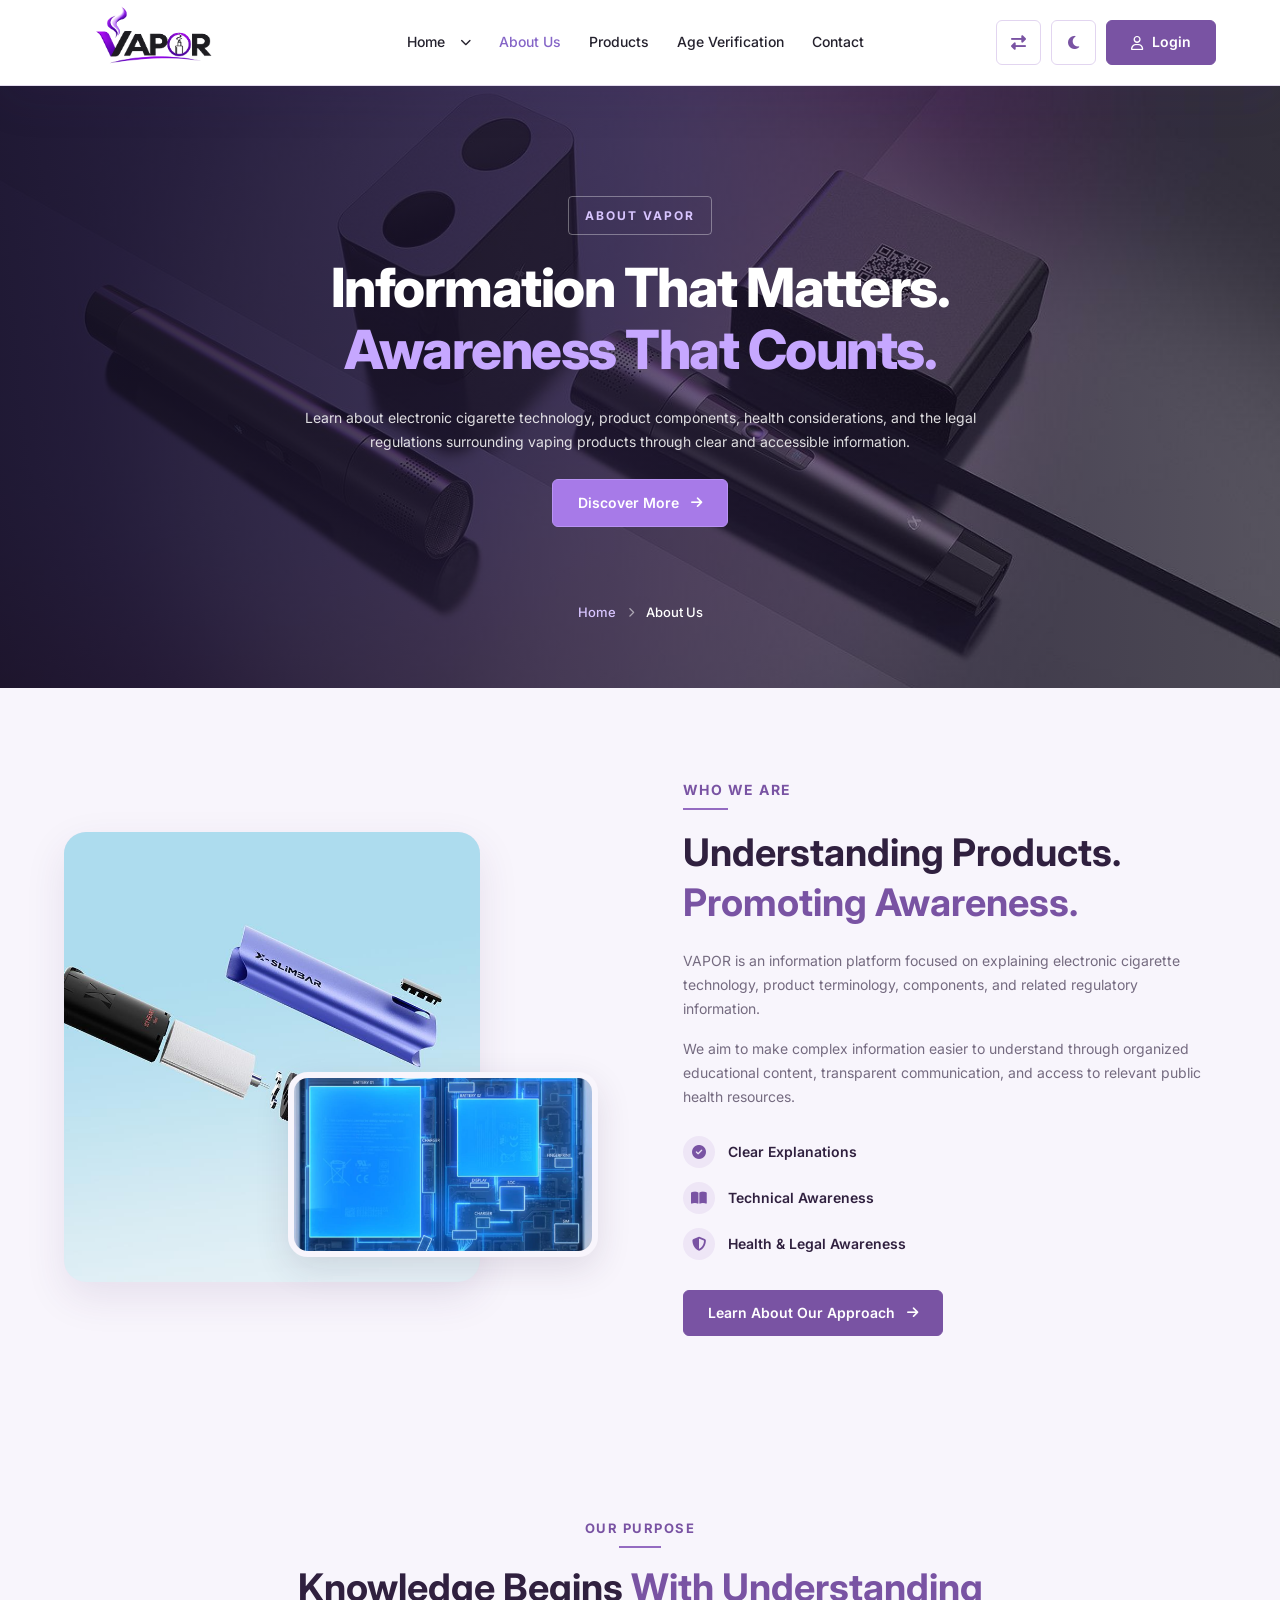
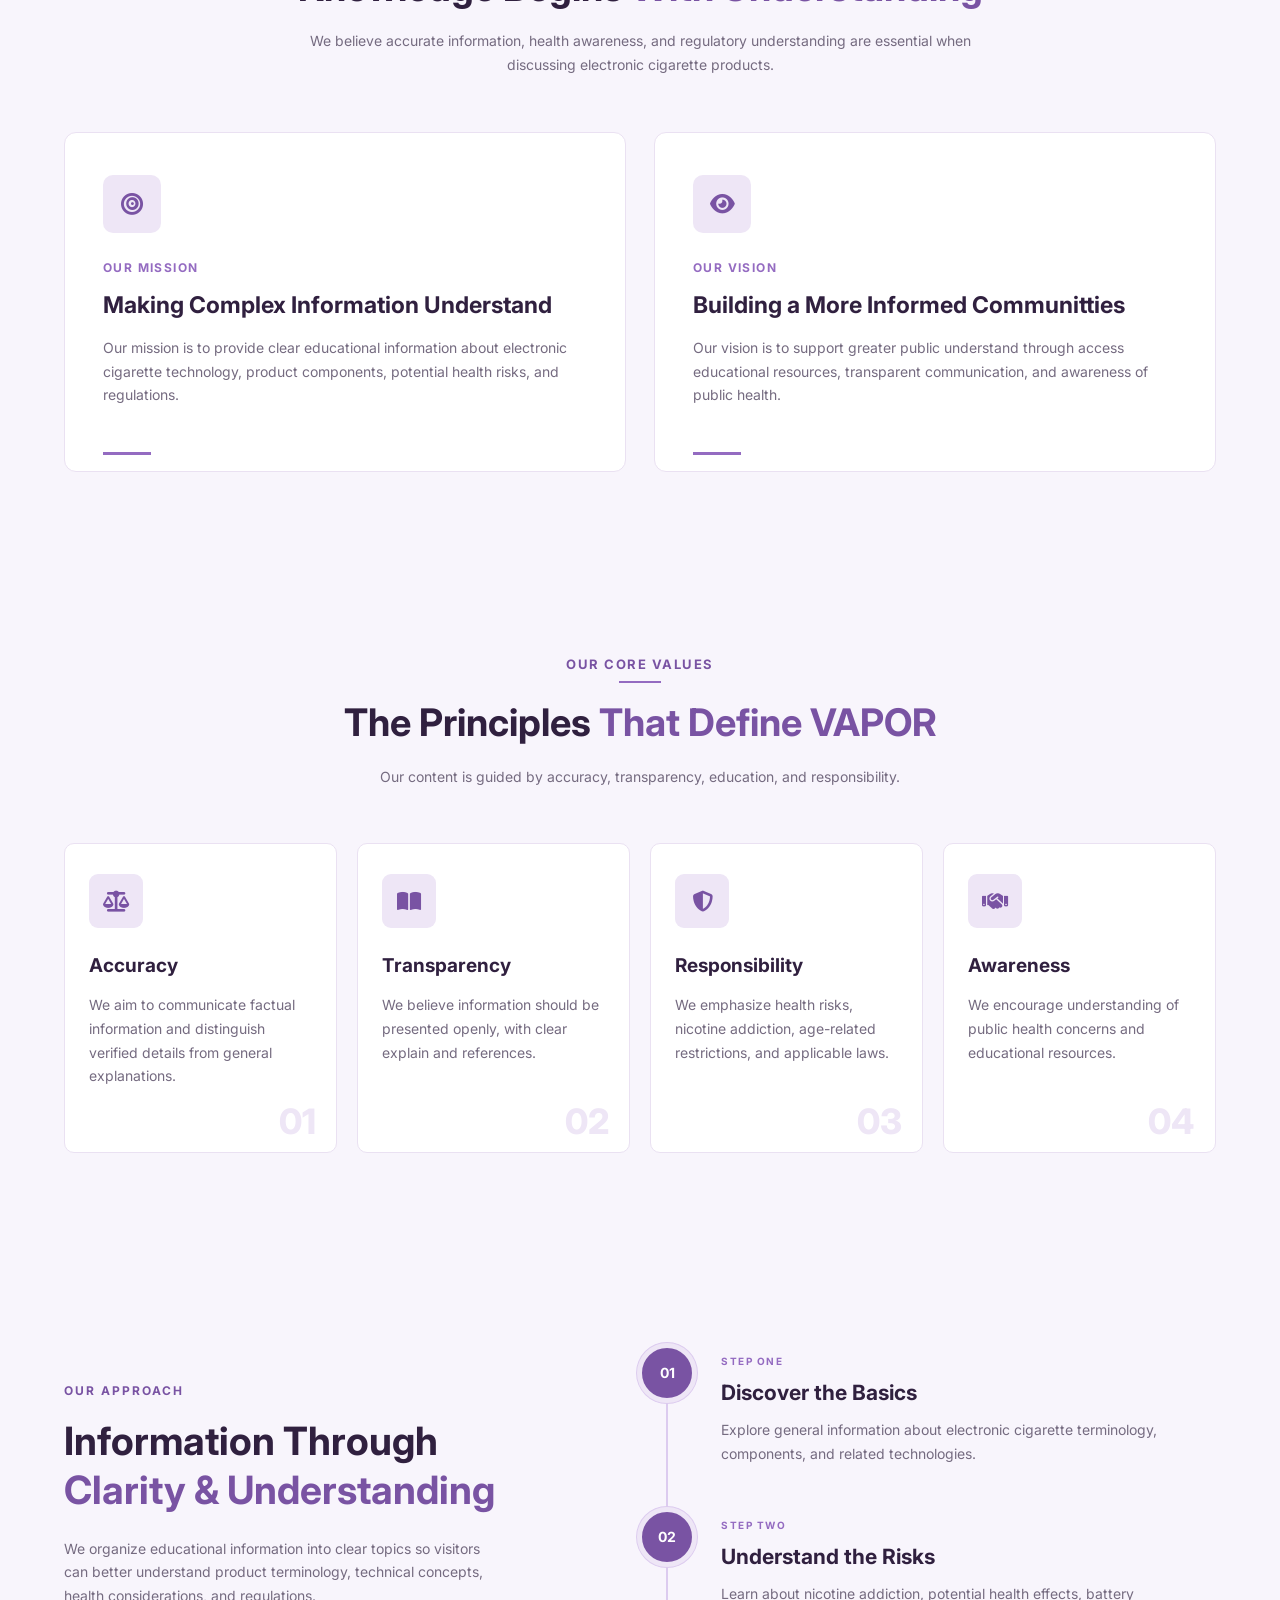
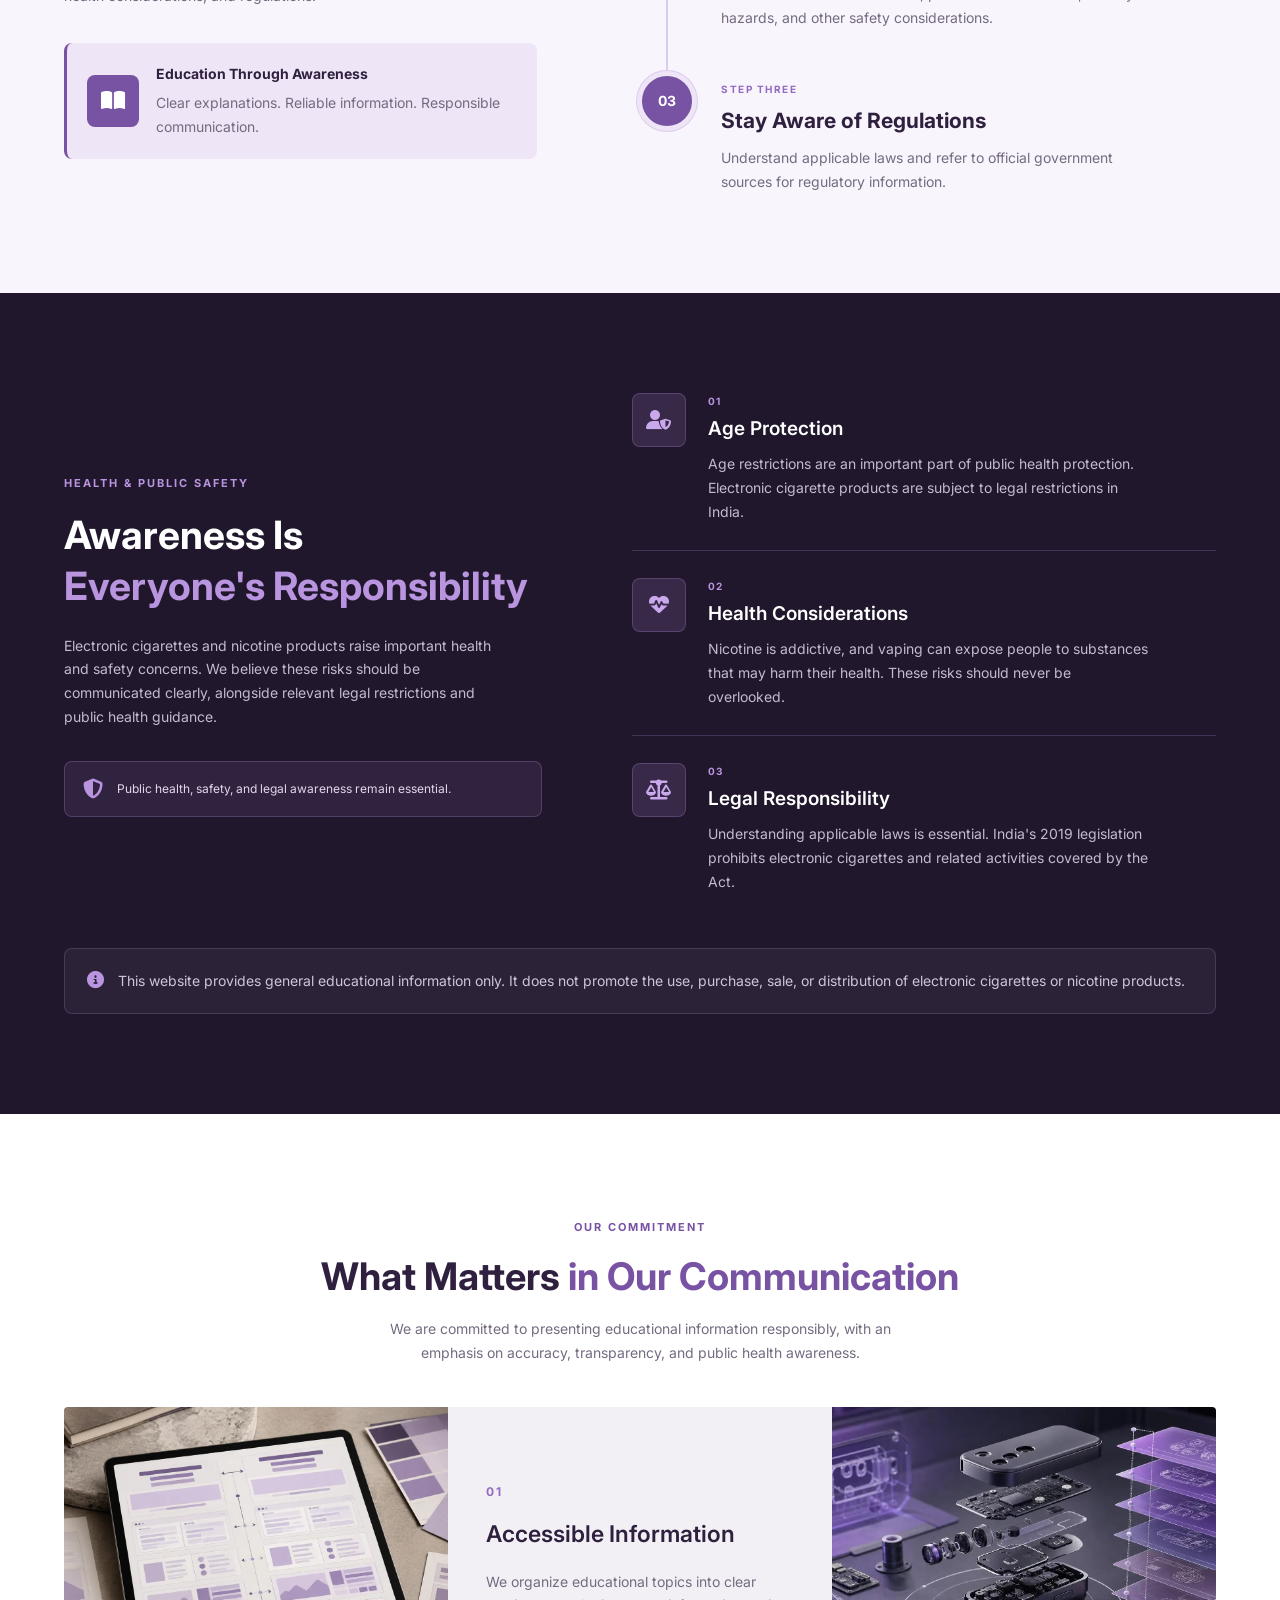
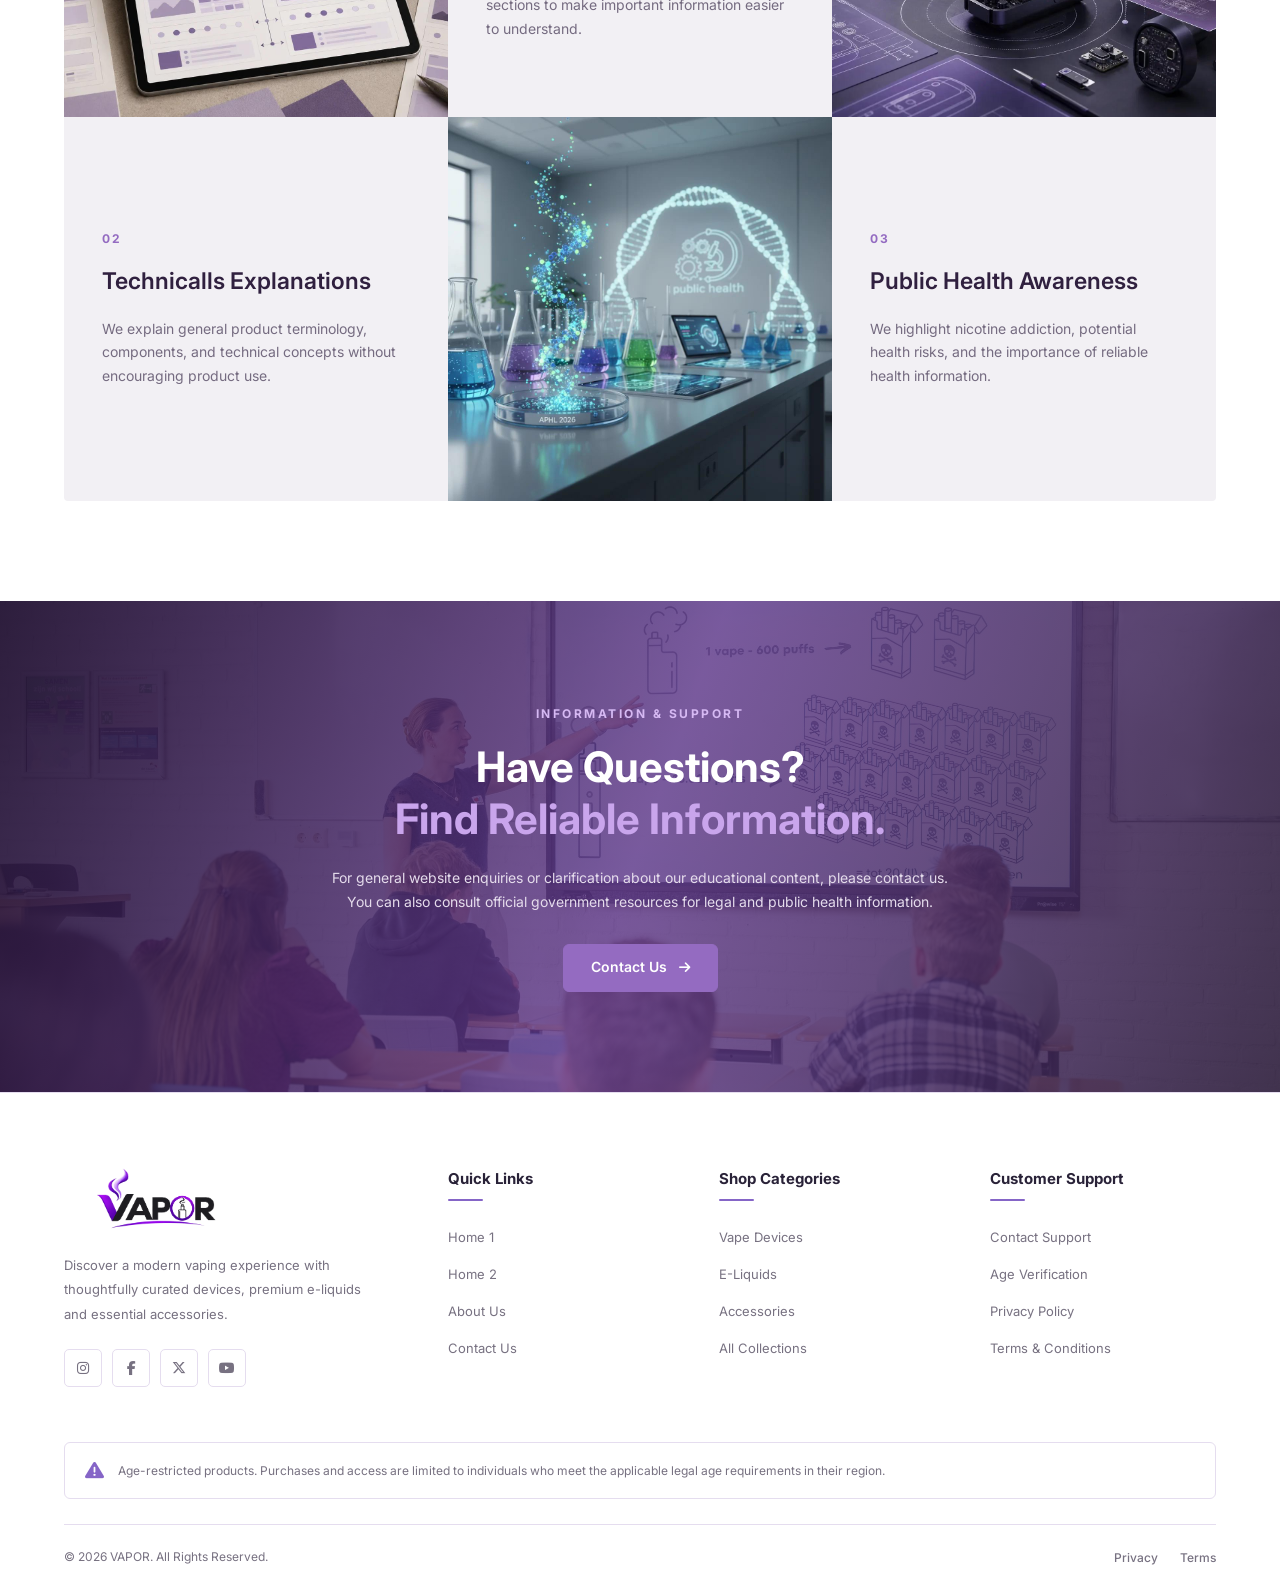
<file: about.html>
<!DOCTYPE html>
<html lang="en">

<head>

    <meta charset="UTF-8">
    <meta name="viewport" content="width=device-width, initial-scale=1.0">

    <title>VAPOR | Vape & E-Liquid Store</title>
    <!-- Favicon -->

  <link rel="icon" type="image/png" href="images/logo-light.png">


    <!-- GOOGLE FONT: INTER -->
    <link rel="preconnect" href="https://fonts.googleapis.com">
    <link rel="preconnect" href="https://fonts.gstatic.com" crossorigin>

    <link href="https://fonts.googleapis.com/css2?family=Inter:wght@400;500;600;700;800&display=swap"
          rel="stylesheet">

    <!-- FONT AWESOME -->
    <link rel="stylesheet"
          href="https://cdnjs.cloudflare.com/ajax/libs/font-awesome/6.5.2/css/all.min.css">

    <!-- MAIN CSS -->
    <link rel="stylesheet" href="css/style.css">

    <!-- RESPONSIVE CSS -->
    <link rel="stylesheet" href="css/responsive.css">

</head>

<body>

    <!-- ==========================================
         HEADER START
    =========================================== -->

    <header class="vapor-header" id="vaporHeader">

        <div class="vapor-header-container">


            <!-- LOGO -->
            <a href="index.html" class="vapor-logo">

                <img src="images/logo-light.png"
                     class="vapor-logo-light"
                     alt="VAPOR Logo">

                <img src="images/logo.png"
                     class="vapor-logo-dark"
                     alt="VAPOR Logo">

            </a>


            <!-- NAVIGATION -->
            <nav class="vapor-navigation" id="vaporNavigation">


                <!-- NAVIGATION MENUS -->
                <ul class="vapor-nav-list">


                    <!-- HOME DROPDOWN -->
                    <li class="vapor-nav-item vapor-home-dropdown">

                        <a href="#"
                           class="vapor-nav-link vapor-home-trigger"
                           aria-haspopup="true"
                           aria-expanded="false">

                            Home

                            <i class="fa-solid fa-chevron-down"></i>

                        </a>


                        <!-- HOME SUBMENU -->
                        <ul class="vapor-dropdown-menu">

                            <li>
                                <a href="index.html">
                                    Home 1
                                </a>
                            </li>

                            <li>
                                <a href="home-2.html">
                                    Home 2
                                </a>
                            </li>

                        </ul>

                    </li>
                    <!-- ABOUT US -->
                    <li class="vapor-nav-item">

                        <a href="about.html"
                           class="vapor-nav-link active">

                            About Us

                        </a>

                    </li>


                    <!-- PRODUCTS -->
                    <li class="vapor-nav-item">

                        <a href="products.html"
                           class="vapor-nav-link">

                            Products

                        </a>

                    </li>


                    


                    <!-- AGE VERIFICATION -->
                    <li class="vapor-nav-item">

                        <a href="age-verification.html"
                           class="vapor-nav-link">

                            Age Verification

                        </a>

                    </li>


                    


                    <!-- CONTACT -->
                    <li class="vapor-nav-item">

                        <a href="contact.html"
                           class="vapor-nav-link">

                            Contact

                        </a>

                    </li>


                </ul>


                <!-- ==================================
                     HEADER ACTIONS
                     INSIDE NAVIGATION
                =================================== -->

                <div class="vapor-header-actions">


                    <!-- RTL BUTTON -->
                    <button class="vapor-header-icon"
                            type="button"
                            id="vaporRtlToggle"
                            aria-label="Toggle RTL"
                            title="Toggle RTL">

                        <i class="fa-solid fa-right-left"></i>

                    </button>


                    <!-- DARK MODE BUTTON -->
                    <button class="vapor-header-icon"
                            type="button"
                            id="vaporThemeToggle"
                            aria-label="Toggle dark mode"
                            title="Toggle Dark Mode">

                        <i class="fa-solid fa-moon"></i>

                    </button>


                    <!-- LOGIN BUTTON -->
                    <a href="login.html"
                       class="vapor-login-btn">

                        <i class="fa-regular fa-user"></i>

                        <span>Login</span>

                    </a>


                </div>


            </nav>


            <!-- ==================================
                 HAMBURGER BUTTON
            =================================== -->

            <button class="vapor-menu-toggle"
                    type="button"
                    id="vaporMenuToggle"
                    aria-label="Open navigation menu"
                    aria-expanded="false"
                    aria-controls="vaporNavigation">

                <span></span>
                <span></span>
                <span></span>

            </button>


        </div>

    </header>
    <!-- ==========================================
         HEADER END
    =========================================== -->


    <!-- MAIN CONTENT -->
    <main>

<!-- =========================================
             ABOUT US - HERO SECTION
        ========================================== -->

        <section class="vapor-about-hero" id="vaporAboutHero">

            <div class="vapor-about-hero-overlay"></div>

            <div class="vapor-about-hero-container">

                <div class="vapor-about-hero-content">

                    <span class="vapor-about-hero-eyebrow">
                        ABOUT VAPOR
                    </span>

                    <h1 class="vapor-about-hero-title">
                        Information That Matters.
                        <span>Awareness That Counts.</span>
                    </h1>

                    <p class="vapor-about-hero-description">
                        Learn about electronic cigarette technology,
                        product components, health considerations,
                        and the legal regulations surrounding vaping
                        products through clear and accessible information.
                    </p>

                    <a href="#vaporAboutStory" class="vapor-about-hero-btn">
                        Discover More
                        <i class="fa-solid fa-arrow-right"></i>
                    </a>

                </div>

                <!-- BREADCRUMB -->
                <div class="vapor-about-hero-breadcrumb">

                    <a href="index.html">Home</a>

                    <i class="fa-solid fa-chevron-right"></i>

                    <span>About Us</span>

                </div>

            </div>

        </section>


        <!-- ==========================================
             WHO WE ARE SECTION
        =========================================== -->

        <section class="vapor-about-story" id="vaporAboutStory">

            <div class="vapor-about-story-container">

                <!-- LEFT IMAGE AREA -->
                <div class="vapor-about-story-visual">

                    <div class="vapor-about-story-main-image">
                        <img src="images/about-who-we-are.jpg"
                             alt="Modern technology and information workspace">
                    </div>

                    <!-- FLOATING IMAGE CARD -->
                    <div class="vapor-about-story-floating-card">
                        <img src="images/about-information-card.jpg"
                             alt="Digital information displayed on devices">
                    </div>

                </div>

                <!-- RIGHT CONTENT AREA -->
                <div class="vapor-about-story-content">

                    <span class="vapor-about-story-eyebrow">
                        WHO WE ARE
                    </span>

                    <h2 class="vapor-about-story-title">
                        Understanding Products.
                        <span>Promoting Awareness.</span>
                    </h2>

                    <p class="vapor-about-story-description">
                        VAPOR is an information platform focused on explaining
                        electronic cigarette technology, product terminology,
                        components, and related regulatory information.
                    </p>

                    <p class="vapor-about-story-description">
                        We aim to make complex information easier to understand
                        through organized educational content, transparent
                        communication, and access to relevant public health
                        resources.
                    </p>

                    <!-- KEY FEATURES -->
                    <div class="vapor-about-story-features">

                        <div class="vapor-about-story-feature">
                            <span class="vapor-about-story-feature-icon">
                                <i class="fa-solid fa-circle-check"></i>
                            </span>

                            <span class="vapor-about-story-feature-text">
                                Clear Explanations
                            </span>
                        </div>

                        <div class="vapor-about-story-feature">
                            <span class="vapor-about-story-feature-icon">
                                <i class="fa-solid fa-book-open"></i>
                            </span>

                            <span class="vapor-about-story-feature-text">
                                Technical Awareness
                            </span>
                        </div>

                        <div class="vapor-about-story-feature">
                            <span class="vapor-about-story-feature-icon">
                                <i class="fa-solid fa-shield-halved"></i>
                            </span>

                            <span class="vapor-about-story-feature-text">
                                Health & Legal Awareness
                            </span>
                        </div>

                    </div>

                    <!-- BUTTON -->
                    <a href="#vaporAboutApproach"
                       class="vapor-about-story-btn">

                        Learn About Our Approach
                        <i class="fa-solid fa-arrow-right"></i>

                    </a>

                </div>

            </div>

        </section>


        <!-- ==========================================
             MISSION & VISION SECTION
        =========================================== -->

        <section class="vapor-about-purpose" id="vaporAboutPurpose">

            <div class="vapor-about-purpose-container">

                <!-- SECTION HEADER -->
                <div class="vapor-about-purpose-header">

                    <span class="vapor-about-purpose-eyebrow">
                        OUR PURPOSE
                    </span>

                    <h2 class="vapor-about-purpose-title">
                        Knowledge Begins
                        <span>With Understanding</span>
                    </h2>

                    <p class="vapor-about-purpose-description">
                        We believe accurate information, health awareness,
                        and regulatory understanding are essential when
                        discussing electronic cigarette products.
                    </p>

                </div>

                <!-- MISSION & VISION CARDS -->
                <div class="vapor-about-purpose-grid">

                    <!-- MISSION CARD -->
                    <article class="vapor-about-purpose-card">

                        <div class="vapor-about-purpose-icon">
                            <i class="fa-solid fa-bullseye"></i>
                        </div>

                        <span class="vapor-about-purpose-label">
                            OUR MISSION
                        </span>

                        <h3 class="vapor-about-purpose-card-title">
                            Making Complex Information Understand
                        </h3>

                        <p class="vapor-about-purpose-card-description">
                            Our mission is to provide clear educational
                            information about electronic cigarette technology,
                            product components, potential health risks,
                            and regulations.
                        </p>

                        <div class="vapor-about-purpose-card-line"></div>

                    </article>

                    <!-- VISION CARD -->
                    <article class="vapor-about-purpose-card">

                        <div class="vapor-about-purpose-icon">
                            <i class="fa-solid fa-eye"></i>
                        </div>

                        <span class="vapor-about-purpose-label">
                            OUR VISION
                        </span>

                        <h3 class="vapor-about-purpose-card-title">
                            Building a More Informed Communitties
                        </h3>

                        <p class="vapor-about-purpose-card-description">
                            Our vision is to support greater public
                            understand through access educational
                            resources, transparent communication, and
                            awareness of public health.
                        </p>

                        <div class="vapor-about-purpose-card-line"></div>

                    </article>

                </div>

            </div>

        </section>
                <!-- ==========================================
             OUR CORE VALUES SECTION
        =========================================== -->

        <section class="vapor-about-values" id="vaporAboutValues">

            <div class="vapor-about-values-container">

                <!-- SECTION HEADER -->
                <div class="vapor-about-values-header">

                    <span class="vapor-about-values-eyebrow">
                        OUR CORE VALUES
                    </span>

                    <h2 class="vapor-about-values-title">
                        The Principles
                        <span>That Define VAPOR</span>
                    </h2>

                    <p class="vapor-about-values-description">
                        Our content is guided by accuracy, transparency,
                        education, and responsibility.
                    </p>

                </div>

                <!-- VALUE CARDS -->
                <div class="vapor-about-values-grid">

                    <!-- CARD 1: ACCURACY -->
                    <article class="vapor-about-values-card">

                        <div class="vapor-about-values-icon">
                            <i class="fa-solid fa-scale-balanced"></i>
                        </div>

                        <h3 class="vapor-about-values-card-title">
                            Accuracy
                        </h3>

                        <p class="vapor-about-values-card-description">
                            We aim to communicate factual information
                            and distinguish verified details from
                            general explanations.
                        </p>

                        <span class="vapor-about-values-number">
                            01
                        </span>

                    </article>

                    <!-- CARD 2: TRANSPARENCY -->
                    <article class="vapor-about-values-card">

                        <div class="vapor-about-values-icon">
                            <i class="fa-solid fa-book-open"></i>
                        </div>

                        <h3 class="vapor-about-values-card-title">
                            Transparency
                        </h3>

                        <p class="vapor-about-values-card-description">
                            We believe information should be presented
                            openly, with clear explain and
                            references.
                        </p>

                        <span class="vapor-about-values-number">
                            02
                        </span>

                    </article>

                    <!-- CARD 3: RESPONSIBILITY -->
                    <article class="vapor-about-values-card">

                        <div class="vapor-about-values-icon">
                            <i class="fa-solid fa-shield-halved"></i>
                        </div>

                        <h3 class="vapor-about-values-card-title">
                            Responsibility
                        </h3>

                        <p class="vapor-about-values-card-description">
                            We emphasize health risks, nicotine addiction,
                            age-related restrictions, and applicable laws.
                        </p>

                        <span class="vapor-about-values-number">
                            03
                        </span>

                    </article>

                    <!-- CARD 4: AWARENESS -->
                    <article class="vapor-about-values-card">

                        <div class="vapor-about-values-icon">
                            <i class="fa-solid fa-handshake"></i>
                        </div>

                        <h3 class="vapor-about-values-card-title">
                            Awareness
                        </h3>

                        <p class="vapor-about-values-card-description">
                            We encourage understanding of public health
                            concerns and 
                            educational resources.
                        </p>

                        <span class="vapor-about-values-number">
                            04
                        </span>

                    </article>

                </div>

            </div>

        </section>


        <!-- =================================================
             OUR APPROACH SECTION
        ================================================== -->

        <section class="vapor-about-approach" id="vaporAboutApproach">

            <div class="vapor-about-approach-container">

                <!-- LEFT CONTENT -->
                <div class="vapor-about-approach-intro">

                    <span class="vapor-about-approach-eyebrow">
                        OUR APPROACH
                    </span>

                    <h2 class="vapor-about-approach-title">
                        Information Through
                        <span>Clarity & Understanding</span>
                    </h2>

                    <p class="vapor-about-approach-description">
                        We organize educational information into clear
                        topics so visitors can better understand product
                        terminology, technical concepts, health
                        considerations, and regulations.
                    </p>

                    <div class="vapor-about-approach-visual">

                        <div class="vapor-about-approach-visual-icon">
                            <i class="fa-solid fa-book-open"></i>
                        </div>

                        <div class="vapor-about-approach-visual-text">

                            <h4>Education Through Awareness</h4>

                            <p>
                                Clear explanations. Reliable information.
                                Responsible communication.
                            </p>

                        </div>

                    </div>

                </div>

                <!-- RIGHT TIMELINE -->
                <div class="vapor-about-approach-timeline">

                    <!-- STEP 01 -->
                    <div class="vapor-about-approach-step">

                        <div class="vapor-about-approach-step-marker">
                            <span class="vapor-about-approach-number">
                                01
                            </span>
                        </div>

                        <div class="vapor-about-approach-step-content">

                            <span class="vapor-about-approach-step-label">
                                STEP ONE
                            </span>

                            <h3 class="vapor-about-approach-step-title">
                                Discover the Basics
                            </h3>

                            <p class="vapor-about-approach-step-description">
                                Explore general information about electronic
                                cigarette terminology, components, and
                                related technologies.
                            </p>

                        </div>

                    </div>

                    <!-- STEP 02 -->
                    <div class="vapor-about-approach-step">

                        <div class="vapor-about-approach-step-marker">
                            <span class="vapor-about-approach-number">
                                02
                            </span>
                        </div>

                        <div class="vapor-about-approach-step-content">

                            <span class="vapor-about-approach-step-label">
                                STEP TWO
                            </span>

                            <h3 class="vapor-about-approach-step-title">
                                Understand the Risks
                            </h3>

                            <p class="vapor-about-approach-step-description">
                                Learn about nicotine addiction, potential
                                health effects, battery hazards, and
                                other safety considerations.
                            </p>

                        </div>

                    </div>

                    <!-- STEP 03 -->
                    <div class="vapor-about-approach-step">

                        <div class="vapor-about-approach-step-marker">
                            <span class="vapor-about-approach-number">
                                03
                            </span>
                        </div>

                        <div class="vapor-about-approach-step-content">

                            <span class="vapor-about-approach-step-label">
                                STEP THREE
                            </span>

                            <h3 class="vapor-about-approach-step-title">
                                Stay Aware of Regulations
                            </h3>

                            <p class="vapor-about-approach-step-description">
                                Understand applicable laws and refer to
                                official government sources for
                                regulatory information.
                            </p>

                        </div>

                    </div>

                </div>

            </div>

        </section>


        <!-- =================================================
             SAFETY & RESPONSIBILITY SECTION
        ================================================== -->

        <section class="vapor-about-safety" id="vaporAboutSafety">

            <div class="vapor-about-safety-container">

                <!-- LEFT CONTENT -->
                <div class="vapor-about-safety-intro">

                    <span class="vapor-about-safety-eyebrow">
                        HEALTH & PUBLIC SAFETY
                    </span>

                    <h2 class="vapor-about-safety-title">
                        Awareness Is
                        <span>Everyone's Responsibility</span>
                    </h2>

                    <p class="vapor-about-safety-description">
                        Electronic cigarettes and nicotine products
                        raise important health and safety concerns.
                        We believe these risks should be communicated
                        clearly, alongside relevant legal restrictions
                        and public health guidance.
                    </p>

                    <div class="vapor-about-safety-note">

                        <i class="fa-solid fa-shield-halved"></i>

                        <span>
                            Public health, safety, and legal awareness
                            remain essential.
                        </span>

                    </div>

                </div>

                <!-- RIGHT INFORMATION POINTS -->
                <div class="vapor-about-safety-content">

                    <!-- ITEM 01 -->
                    <div class="vapor-about-safety-item">

                        <div class="vapor-about-safety-icon">
                            <i class="fa-solid fa-user-shield"></i>
                        </div>

                        <div class="vapor-about-safety-item-content">

                            <span class="vapor-about-safety-number">
                                01
                            </span>

                            <h3 class="vapor-about-safety-item-title">
                                Age Protection
                            </h3>

                            <p class="vapor-about-safety-item-description">
                                Age restrictions are an important part
                                of public health protection. Electronic
                                cigarette products are subject to legal
                                restrictions in India.
                            </p>

                        </div>

                    </div>

                    <!-- ITEM 02 -->
                    <div class="vapor-about-safety-item">

                        <div class="vapor-about-safety-icon">
                            <i class="fa-solid fa-heart-pulse"></i>
                        </div>

                        <div class="vapor-about-safety-item-content">

                            <span class="vapor-about-safety-number">
                                02
                            </span>

                            <h3 class="vapor-about-safety-item-title">
                                Health Considerations
                            </h3>

                            <p class="vapor-about-safety-item-description">
                                Nicotine is addictive, and vaping can
                                expose people to substances that may
                                harm their health. These risks should
                                never be overlooked.
                            </p>

                        </div>

                    </div>

                    <!-- ITEM 03 -->
                    <div class="vapor-about-safety-item">

                        <div class="vapor-about-safety-icon">
                            <i class="fa-solid fa-scale-balanced"></i>
                        </div>

                        <div class="vapor-about-safety-item-content">

                            <span class="vapor-about-safety-number">
                                03
                            </span>

                            <h3 class="vapor-about-safety-item-title">
                                Legal Responsibility
                            </h3>

                            <p class="vapor-about-safety-item-description">
                                Understanding applicable laws is essential.
                                India's 2019 legislation prohibits electronic
                                cigarettes and related activities covered
                                by the Act.
                            </p>

                        </div>

                    </div>

                </div>

                <!-- BOTTOM DISCLAIMER -->
                <div class="vapor-about-safety-disclaimer">

                    <i class="fa-solid fa-circle-info"></i>

                    <p>
                        This website provides general educational
                        information only. It does not promote the use,
                        purchase, sale, or distribution of electronic
                        cigarettes or nicotine products.
                    </p>

                </div>

            </div>

        </section>

        <!-- =================================================
             OUR COMMITMENT SECTION
        ================================================== -->

        <section class="vapor-about-why" id="vaporAboutWhy">

            <div class="vapor-about-why-container">

                <!-- SECTION HEADER -->
                <div class="vapor-about-why-header">

                    <span class="vapor-about-why-eyebrow">
                        OUR COMMITMENT
                    </span>

                    <h2 class="vapor-about-why-title">
                        What Matters
                        <span>in Our Communication</span>
                    </h2>

                    <p class="vapor-about-why-description">
                        We are committed to presenting educational
                        information responsibly, with an emphasis
                        on accuracy, transparency, and public
                        health awareness.
                    </p>

                </div>

                <!-- CHECKERBOARD GRID -->
                <div class="vapor-about-why-grid">

                    <!-- TILE 01 : IMAGE -->
                    <div class="vapor-about-why-icon-tile">

                        <img
                            src="images/why-clear-information.jpg"
                            alt="Organized educational documents and information"
                            class="vapor-about-why-image"
                        >

                    </div>

                    <!-- TILE 02 : CONTENT -->
                    <div class="vapor-about-why-content-tile">

                        <span class="vapor-about-why-number">01</span>

                        <h3>Accessible Information</h3>

                        <p>
                            We organize educational topics into clear
                            sections to make important information
                            easier to understand.
                        </p>

                    </div>

                    <!-- TILE 03 : IMAGE -->
                    <div class="vapor-about-why-icon-tile">

                        <img
                            src="images/why-technical-understanding.jpg"
                            alt="Technical components and product specifications"
                            class="vapor-about-why-image"
                        >

                    </div>

                    <!-- TILE 04 : CONTENT -->
                    <div class="vapor-about-why-content-tile">

                        <span class="vapor-about-why-number">02</span>

                        <h3>Technicalls Explanations</h3>

                        <p>
                            We explain general product terminology,
                            components, and technical concepts
                            without encouraging product use.
                        </p>

                    </div>

                    <!-- TILE 05 : IMAGE -->
                    <div class="vapor-about-why-icon-tile">

                        <img
                            src="images/why-responsible-awareness.jpg"
                            alt="Health and safety awareness information"
                            class="vapor-about-why-image"
                        >

                    </div>

                    <!-- TILE 06 : CONTENT -->
                    <div class="vapor-about-why-content-tile">

                        <span class="vapor-about-why-number">03</span>

                        <h3>Public Health Awareness</h3>

                        <p>
                            We highlight nicotine addiction,
                            potential health risks, and the
                            importance of reliable health information.
                        </p>

                    </div>

                </div>

            </div>

        </section>


        <!-- =========================================
             ABOUT CONTACT CTA SECTION
        ========================================== -->

        <section class="vapor-about-cta" id="vaporAboutCta">

            <div class="vapor-about-cta-overlay"></div>

            <div class="vapor-about-cta-container">

                <div class="vapor-about-cta-content">

                    <span class="vapor-about-cta-eyebrow">
                        INFORMATION & SUPPORT
                    </span>

                    <h2 class="vapor-about-cta-title">
                        Have Questions?
                        <span>Find Reliable Information.</span>
                    </h2>

                    <p class="vapor-about-cta-description">
                        For general website enquiries or clarification
                        about our educational content, please contact us.
                        You can also consult official government resources
                        for legal and public health information.
                    </p>

                    <a href="contact.html" class="vapor-about-cta-btn">
                        Contact Us
                        <i class="fa-solid fa-arrow-right"></i>
                    </a>

                </div>

            </div>

        </section>

        </main>

<!-- ==========================================
     VAPOR FOOTER START
========================================== -->

<footer class="vapor-footer" id="vaporFooter">

    <div class="vapor-footer-container">

        <!-- FOOTER MAIN CONTENT -->
        <div class="vapor-footer-main">

            <!-- BRAND -->
            <div class="vapor-footer-brand">

                <a href="index.html" class="vapor-footer-logo">

                    <img src="images/logo-light.png"
                         class="vapor-footer-logo-light"
                         alt="VAPOR Logo">

                    <img src="images/logo.png"
                         class="vapor-footer-logo-dark"
                         alt="VAPOR Logo">

                </a>

                <p class="vapor-footer-description">
                    Discover a modern vaping experience with
                    thoughtfully curated devices, premium
                    e-liquids and essential accessories.
                </p>

                <!-- SOCIAL LINKS -->
                <div class="vapor-footer-social">

                    <a href="#" aria-label="Instagram">
                        <i class="fa-brands fa-instagram"></i>
                    </a>

                    <a href="#" aria-label="Facebook">
                        <i class="fa-brands fa-facebook-f"></i>
                    </a>

                    <a href="#" aria-label="X">
                        <i class="fa-brands fa-x-twitter"></i>
                    </a>

                    <a href="#" aria-label="YouTube">
                        <i class="fa-brands fa-youtube"></i>
                    </a>

                </div>

            </div>


            <!-- QUICK LINKS -->
            <div class="vapor-footer-column">

                <h3>Quick Links</h3>

                <ul>

                    <li>
                        <a href="index.html">Home 1</a>
                    </li>

                    <li>
                        <a href="home-2.html">Home 2</a>
                    </li>

                    <li>
                        <a href="about.html">About Us</a>
                    </li>

                    <li>
                        <a href="contact.html">Contact Us</a>
                    </li>

                </ul>

            </div>


            <!-- SHOP CATEGORIES -->
            <div class="vapor-footer-column">

                <h3>Shop Categories</h3>

                <ul>

                    <li>
                        <a href="products.html#devices">
                            Vape Devices
                        </a>
                    </li>

                    <li>
                        <a href="products.html#eliquids">
                            E-Liquids
                        </a>
                    </li>

                    <li>
                        <a href="products.html#accessories">
                            Accessories
                        </a>
                    </li>

                    <li>
                        <a href="collections.html">
                            All Collections
                        </a>
                    </li>

                </ul>

            </div>


            <!-- CUSTOMER SUPPORT -->
            <div class="vapor-footer-column">

                <h3>Customer Support</h3>

                <ul>

                    <li>
                        <a href="contact.html">
                            Contact Support
                        </a>
                    </li>

                    <li>
                        <a href="age-verification.html">
                            Age Verification
                        </a>
                    </li>

                    <li>
                        <a href="privacy-policy.html">
                            Privacy Policy
                        </a>
                    </li>

                    <li>
                        <a href="terms.html">
                            Terms & Conditions
                        </a>
                    </li>

                </ul>

            </div>

        </div>


        <!-- AGE RESTRICTION NOTICE -->
        <div class="vapor-footer-age-notice">

            <i class="fa-solid fa-triangle-exclamation"></i>

            <p>
                Age-restricted products. Purchases and access
                are limited to individuals who meet the
                applicable legal age requirements in their region.
            </p>

        </div>


        <!-- FOOTER BOTTOM -->
        <div class="vapor-footer-bottom">

            <p>
                &copy; 2026 VAPOR. All Rights Reserved.
            </p>

            <div class="vapor-footer-bottom-links">

                <a href="privacy-policy.html">
                    Privacy
                </a>

                <a href="terms.html">
                    Terms
                </a>

            </div>

        </div>

    </div>

</footer>

<!-- ==========================================
     VAPOR FOOTER END
========================================== -->

<!-- SCROLL TO TOP BUTTON -->
<button class="vapor-scroll-top"
        id="vaporScrollTop"
        type="button"
        aria-label="Scroll to top"
        title="Back to top">

    <i class="fa-solid fa-arrow-up"></i>

</button>


    <!-- JAVASCRIPT -->
    <script src="js/script.js"></script>
    <!-- COMMON THEME SCRIPT -->

    <script src="js/theme.js"></script>

</body>

</html>
</file>
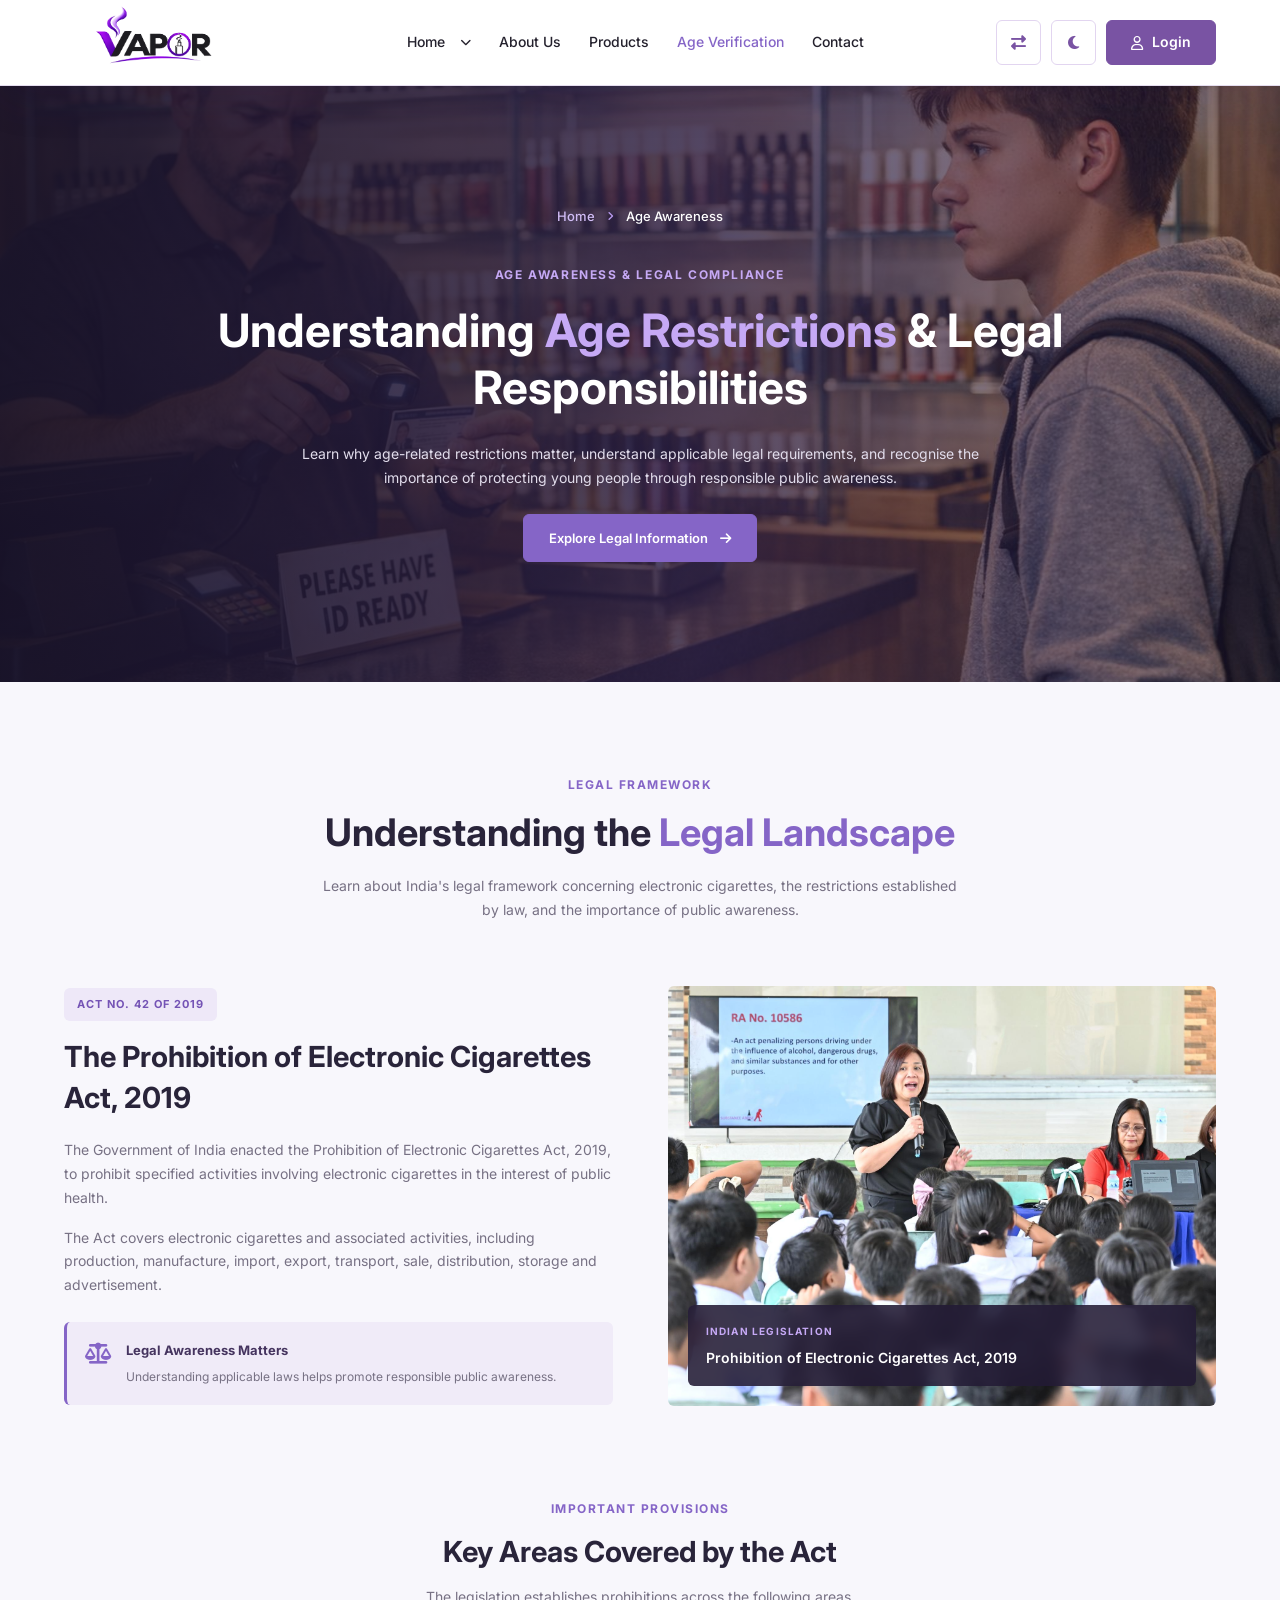
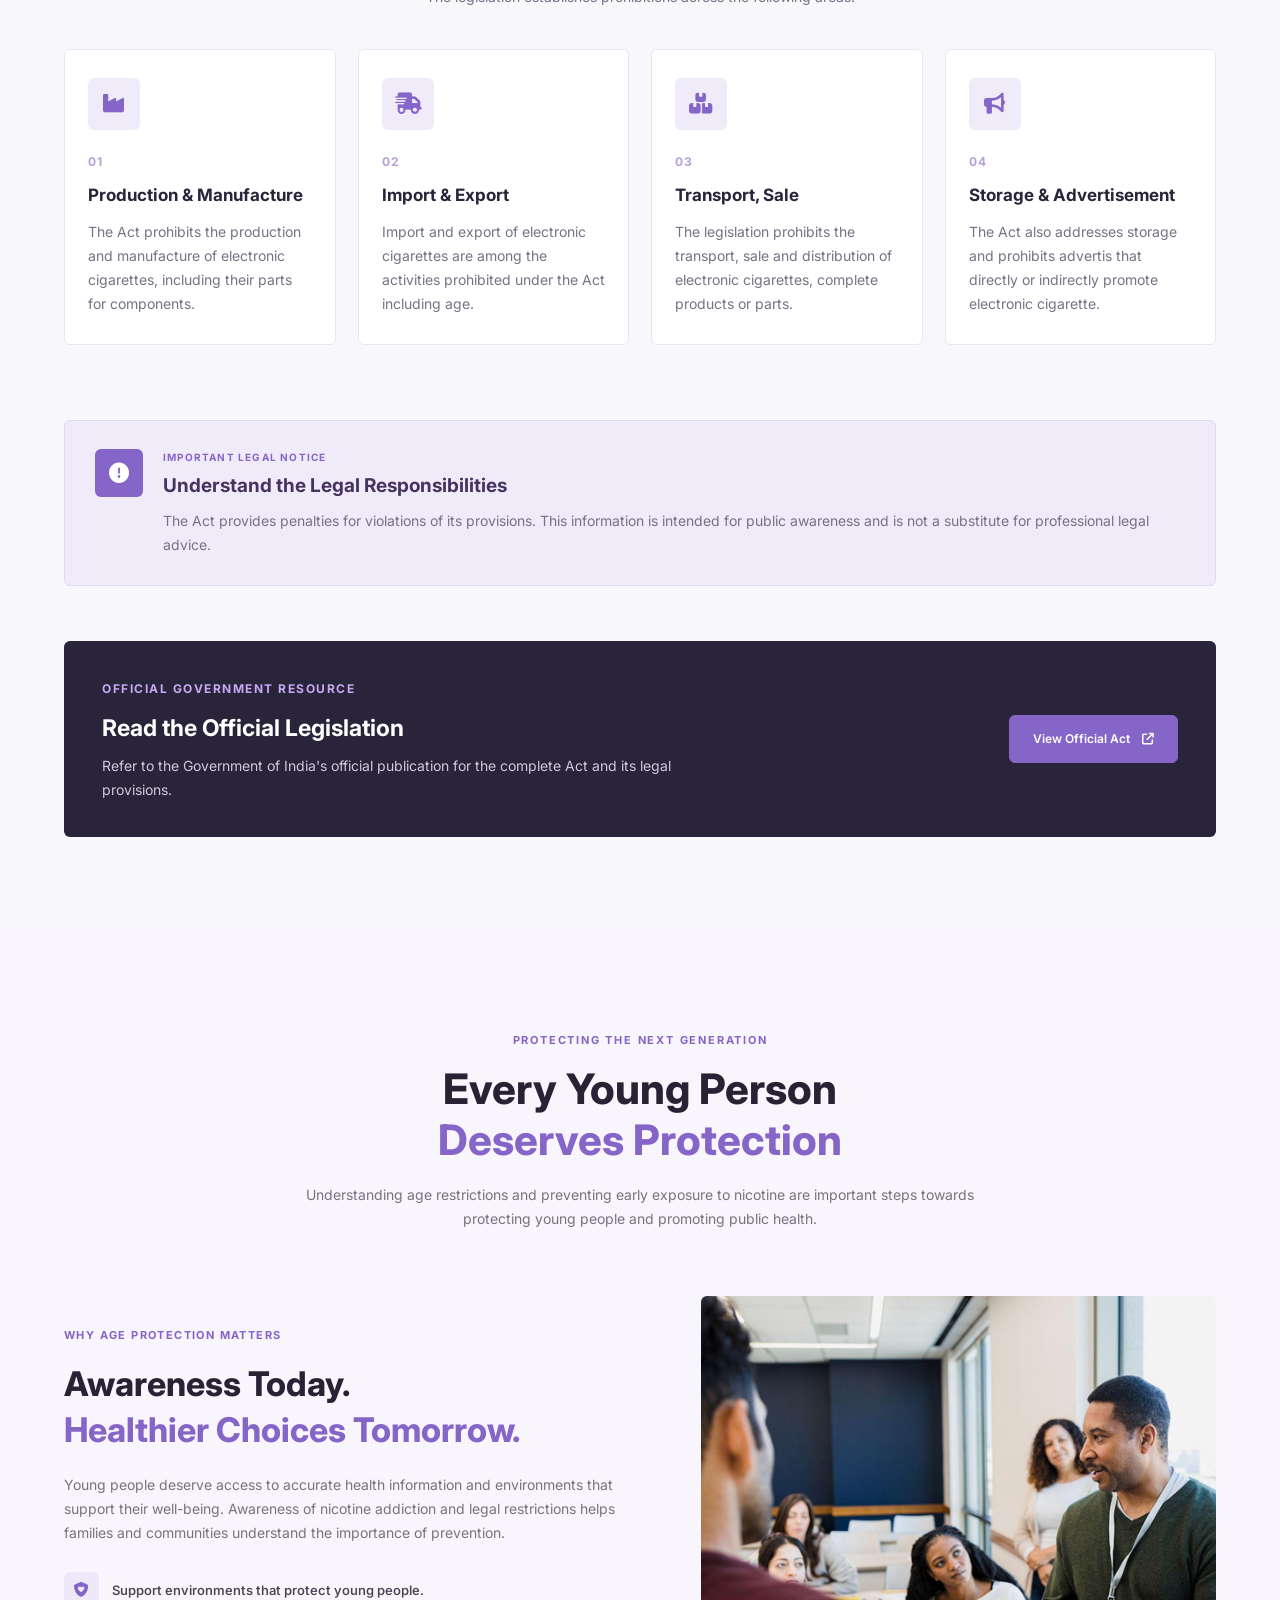
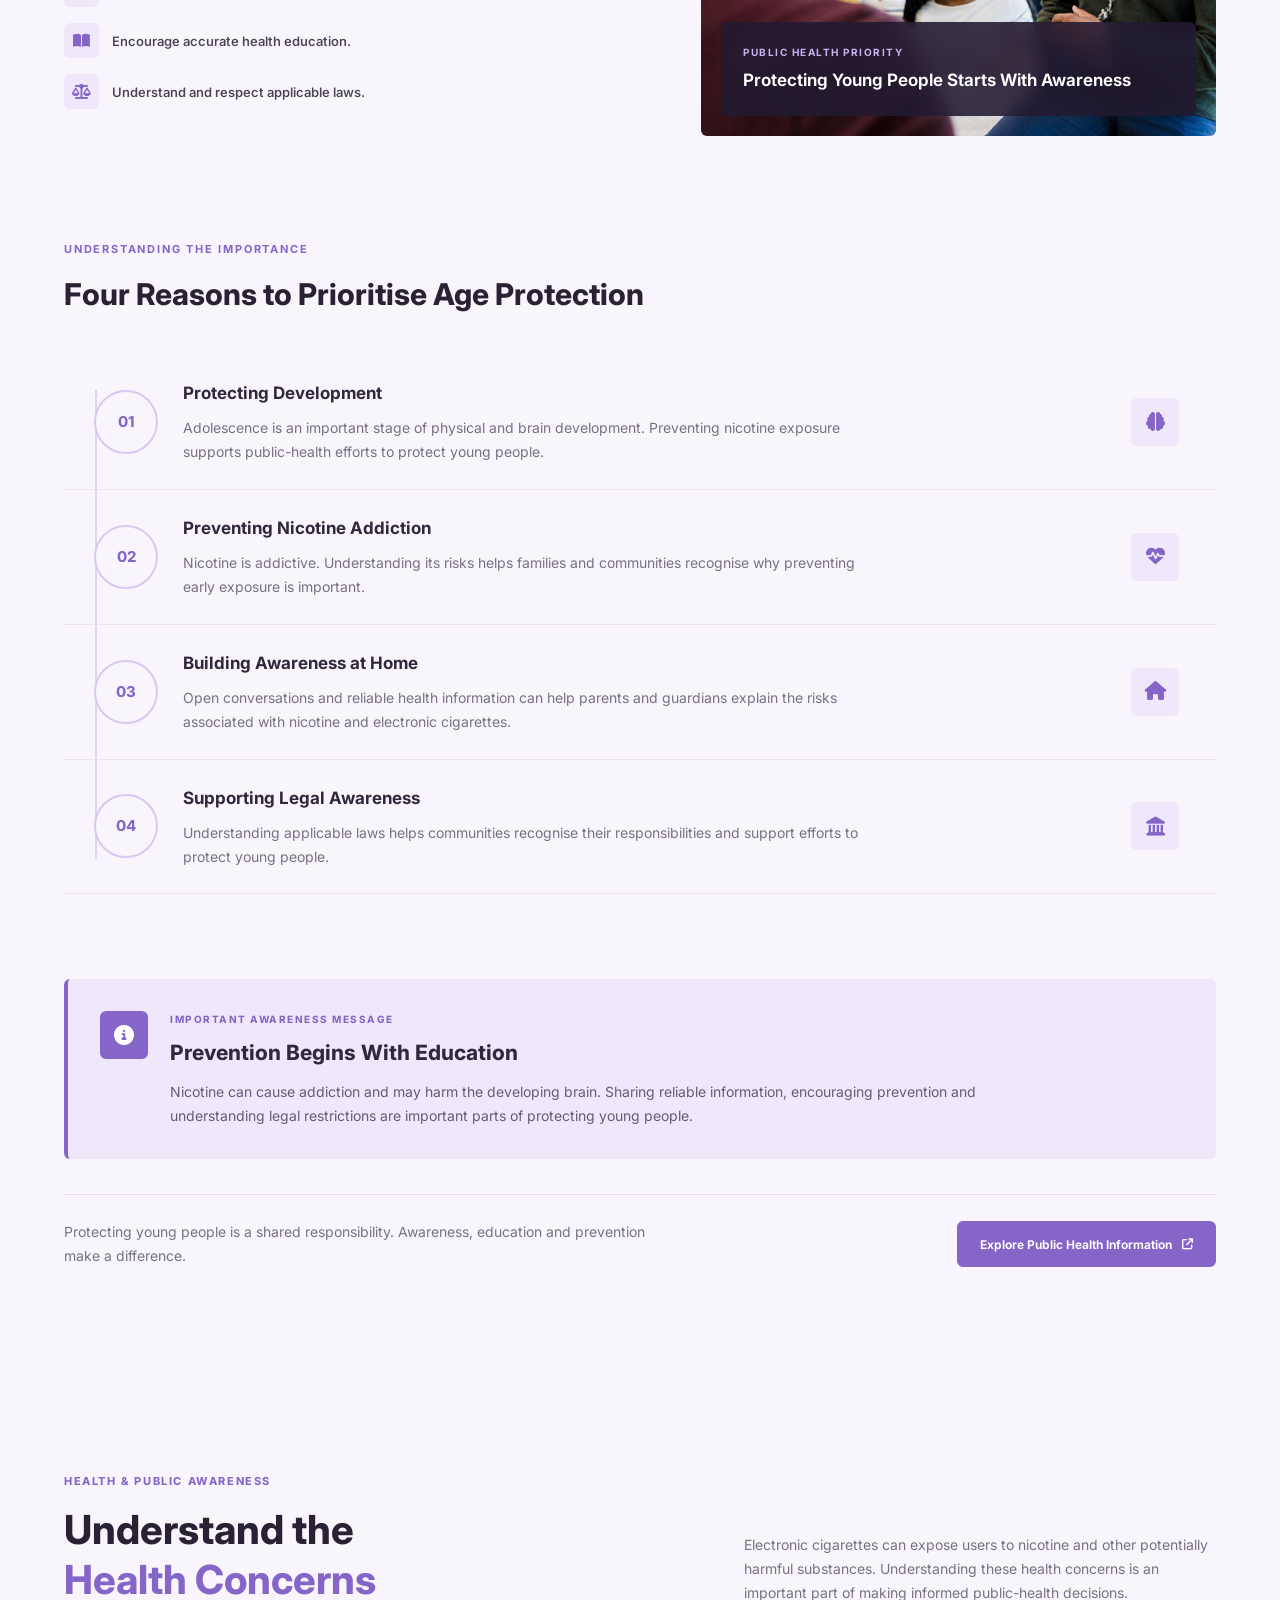
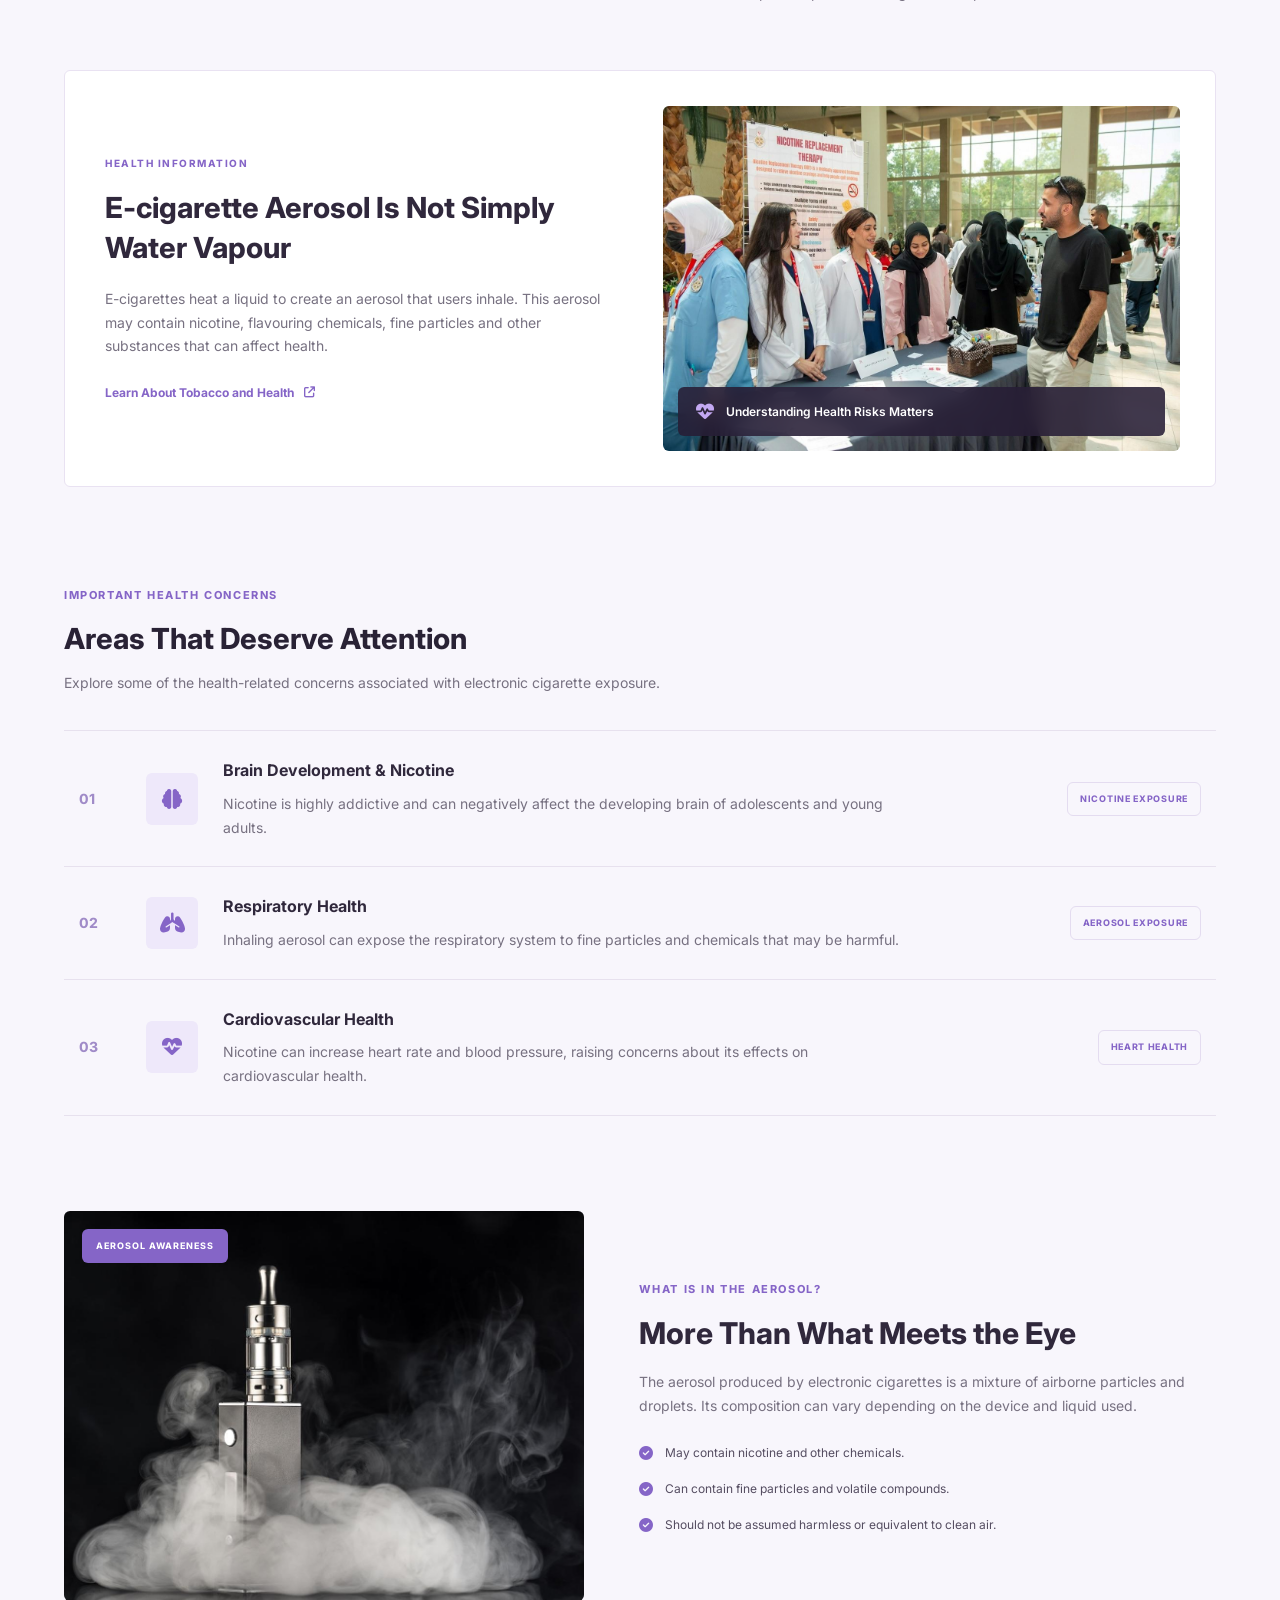
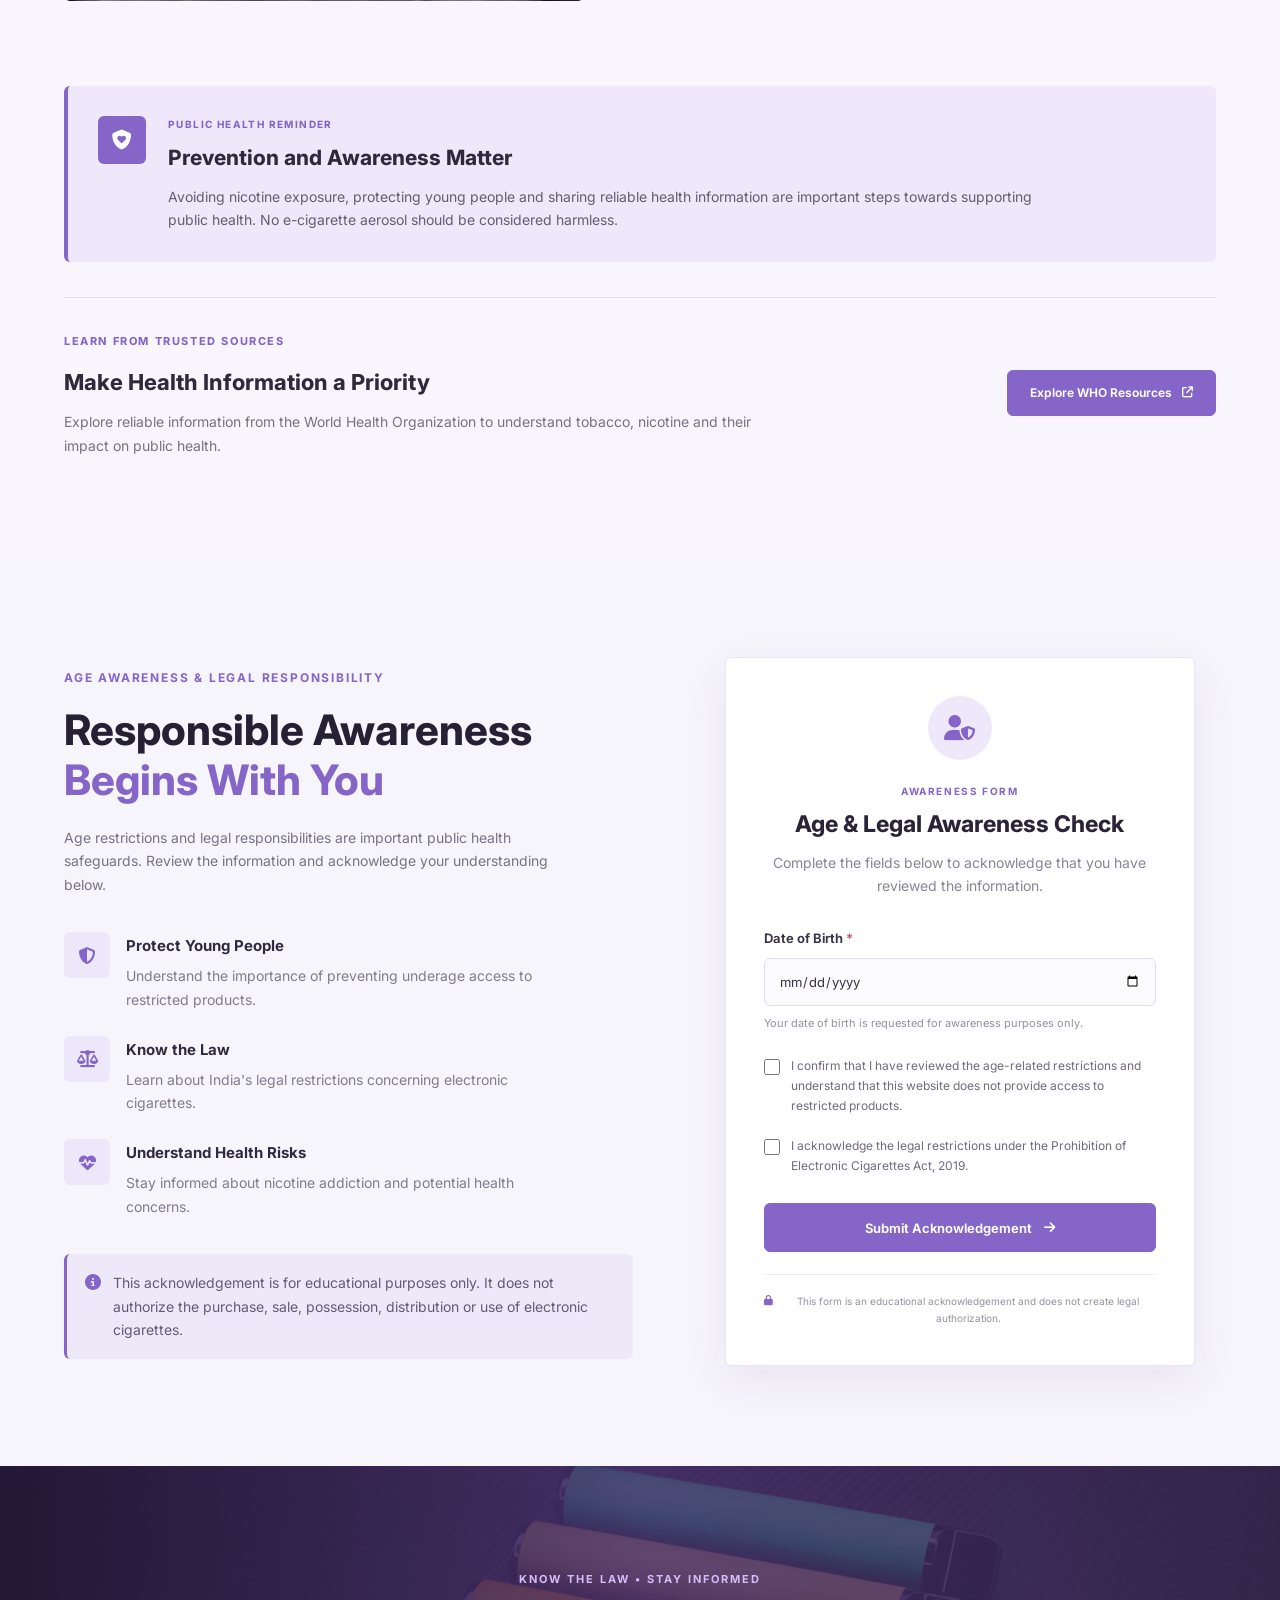
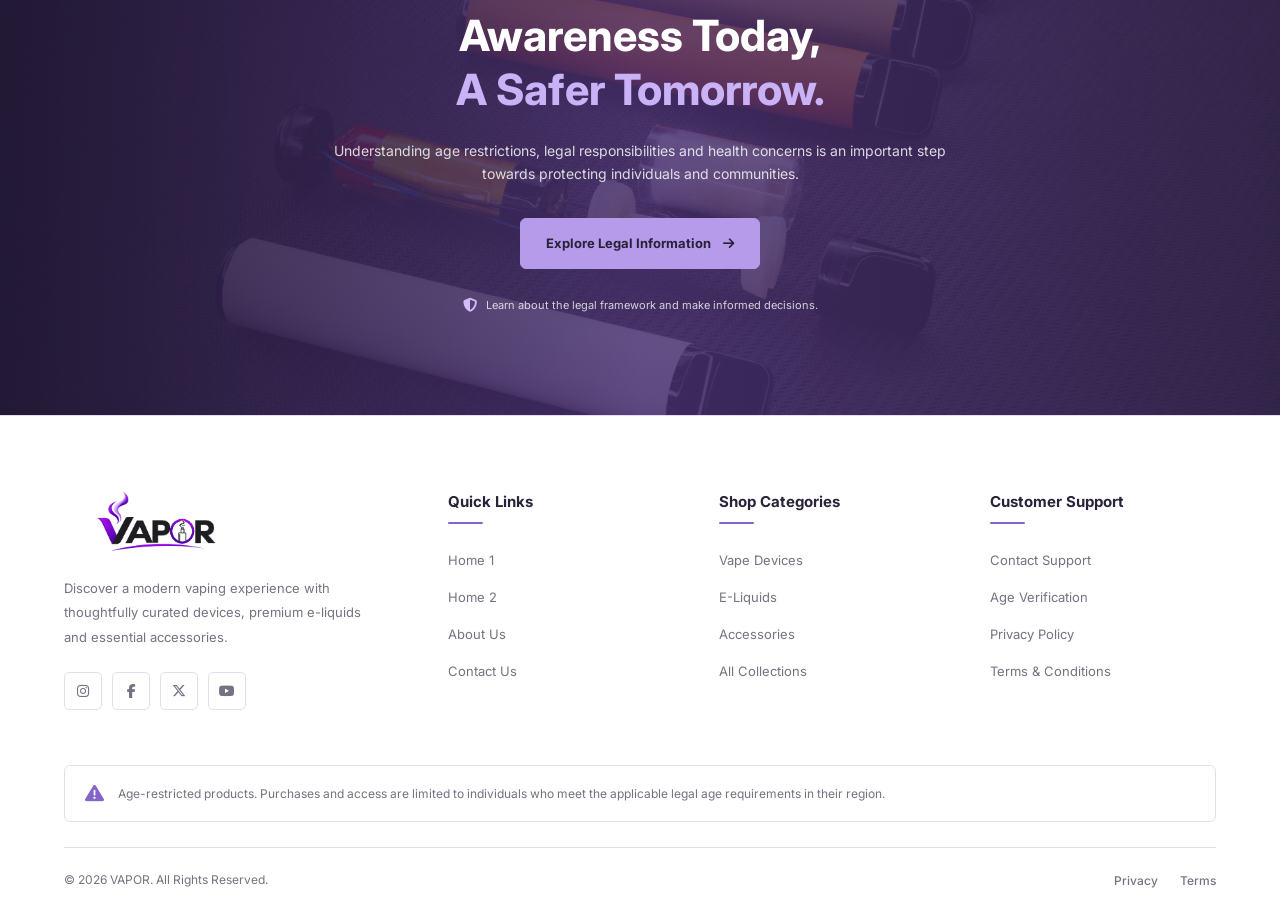
<file: age-verification.html>
<!DOCTYPE html>
<html lang="en">

<head>

    <meta charset="UTF-8">
    <meta name="viewport" content="width=device-width, initial-scale=1.0">

    <title>VAPOR | Vape & E-Liquid Store</title>
    <!-- Favicon -->

  <link rel="icon" type="image/png" href="images/logo-light.png">


    <!-- GOOGLE FONT: INTER -->
    <link rel="preconnect" href="https://fonts.googleapis.com">
    <link rel="preconnect" href="https://fonts.gstatic.com" crossorigin>

    <link href="https://fonts.googleapis.com/css2?family=Inter:wght@400;500;600;700;800&display=swap"
          rel="stylesheet">

    <!-- FONT AWESOME -->
    <link rel="stylesheet"
          href="https://cdnjs.cloudflare.com/ajax/libs/font-awesome/6.5.2/css/all.min.css">

    <!-- MAIN CSS -->
    <link rel="stylesheet" href="css/style.css">

    <!-- RESPONSIVE CSS -->
    <link rel="stylesheet" href="css/responsive.css">

</head>

<body>

    <!-- ==========================================
         HEADER START
    =========================================== -->

    <header class="vapor-header" id="vaporHeader">

        <div class="vapor-header-container">


            <!-- LOGO -->
            <a href="index.html" class="vapor-logo">

                <img src="images/logo-light.png"
                     class="vapor-logo-light"
                     alt="VAPOR Logo">

                <img src="images/logo.png"
                     class="vapor-logo-dark"
                     alt="VAPOR Logo">

            </a>


            <!-- NAVIGATION -->
            <nav class="vapor-navigation" id="vaporNavigation">


                <!-- NAVIGATION MENUS -->
                <ul class="vapor-nav-list">


                    <!-- HOME DROPDOWN -->
                    <li class="vapor-nav-item vapor-home-dropdown">

                        <a href="#"
                           class="vapor-nav-link vapor-home-trigger"
                           aria-haspopup="true"
                           aria-expanded="false">

                            Home

                            <i class="fa-solid fa-chevron-down"></i>

                        </a>


                        <!-- HOME SUBMENU -->
                        <ul class="vapor-dropdown-menu">

                            <li>
                                <a href="index.html">
                                    Home 1
                                </a>
                            </li>

                            <li>
                                <a href="home-2.html">
                                    Home 2
                                </a>
                            </li>

                        </ul>

                    </li>
                    <!-- ABOUT US -->
                    <li class="vapor-nav-item">

                        <a href="about.html"
                           class="vapor-nav-link">

                            About Us

                        </a>

                    </li>


                    <!-- PRODUCTS -->
                    <li class="vapor-nav-item">

                        <a href="products.html"
                           class="vapor-nav-link">

                            Products

                        </a>

                    </li>


                    


                    <!-- AGE VERIFICATION -->
                    <li class="vapor-nav-item">

                        <a href="age-verification.html"
                           class="vapor-nav-link active">

                            Age Verification

                        </a>

                    </li>


                    


                    <!-- CONTACT -->
                    <li class="vapor-nav-item">

                        <a href="contact.html"
                           class="vapor-nav-link">

                            Contact

                        </a>

                    </li>


                </ul>


                <!-- ==================================
                     HEADER ACTIONS
                     INSIDE NAVIGATION
                =================================== -->

                <div class="vapor-header-actions">


                    <!-- RTL BUTTON -->
                    <button class="vapor-header-icon"
                            type="button"
                            id="vaporRtlToggle"
                            aria-label="Toggle RTL"
                            title="Toggle RTL">

                        <i class="fa-solid fa-right-left"></i>

                    </button>


                    <!-- DARK MODE BUTTON -->
                    <button class="vapor-header-icon"
                            type="button"
                            id="vaporThemeToggle"
                            aria-label="Toggle dark mode"
                            title="Toggle Dark Mode">

                        <i class="fa-solid fa-moon"></i>

                    </button>


                    <!-- LOGIN BUTTON -->
                    <a href="login.html"
                       class="vapor-login-btn">

                        <i class="fa-regular fa-user"></i>

                        <span>Login</span>

                    </a>


                </div>


            </nav>


            <!-- ==================================
                 HAMBURGER BUTTON
            =================================== -->

            <button class="vapor-menu-toggle"
                    type="button"
                    id="vaporMenuToggle"
                    aria-label="Open navigation menu"
                    aria-expanded="false"
                    aria-controls="vaporNavigation">

                <span></span>
                <span></span>
                <span></span>

            </button>


        </div>

    </header>
    <!-- ==========================================
         HEADER END
    =========================================== -->


    <!-- MAIN CONTENT -->
    <main>

<!-- =========================================
     AGE VERIFICATION HERO
========================================= -->

<section class="vapor-age-hero" id="vaporAgeHero">

    <div class="vapor-age-hero-overlay"></div>

    <div class="vapor-age-hero-container">

        <!-- BREADCRUMB -->
        <div class="vapor-age-breadcrumb">
            <a href="index.html">Home</a>
            <i class="fa-solid fa-angle-right"></i>
            <span>Age Awareness</span>
        </div>

        <!-- HERO CONTENT -->
        <div class="vapor-age-hero-content">

            <span class="vapor-age-hero-eyebrow">
                AGE AWARENESS & LEGAL COMPLIANCE
            </span>

            <h1 class="vapor-age-hero-title">
                Understanding
                <span>Age Restrictions</span>
                & Legal Responsibilities
            </h1>

            <p class="vapor-age-hero-description">
                Learn why age-related restrictions matter, understand
                applicable legal requirements, and recognise the
                importance of protecting young people through
                responsible public awareness.
            </p>

            <a href="#vaporAgeLegalInfo" class="vapor-age-hero-btn">
                Explore Legal Information
                <i class="fa-solid fa-arrow-right"></i>
            </a>

        </div>

    </div>

</section>

<!-- =========================================
     SECTION 02: LEGAL COMPLIANCE INFORMATION
========================================= -->

<section class="vapor-legal-info" id="vaporAgeLegalInfo">

    <!-- SECTION HEADER -->
    <div class="vapor-legal-header">

        <span class="vapor-legal-eyebrow">
            LEGAL FRAMEWORK
        </span>

        <h2 class="vapor-legal-title">
            Understanding the
            <span>Legal Landscape</span>
        </h2>

        <p class="vapor-legal-description">
            Learn about India's legal framework concerning
            electronic cigarettes, the restrictions established
            by law, and the importance of public awareness.
        </p>

    </div>


    <!-- LEGAL OVERVIEW -->
    <div class="vapor-legal-overview">

        <!-- LEFT CONTENT -->
        <div class="vapor-legal-overview-content">

            <span class="vapor-legal-overview-label">
                ACT NO. 42 OF 2019
            </span>

            <h3>
                The Prohibition of Electronic Cigarettes Act, 2019
            </h3>

            <p>
                The Government of India enacted the Prohibition
                of Electronic Cigarettes Act, 2019, to prohibit
                specified activities involving electronic
                cigarettes in the interest of public health.
            </p>

            <p>
                The Act covers electronic cigarettes and
                associated activities, including production,
                manufacture, import, export, transport, sale,
                distribution, storage and advertisement.
            </p>

            <div class="vapor-legal-overview-highlight">

                <i class="fa-solid fa-scale-balanced"></i>

                <div>
                    <strong>Legal Awareness Matters</strong>

                    <span>
                        Understanding applicable laws helps
                        promote responsible public awareness.
                    </span>
                </div>

            </div>

        </div>


        <!-- RIGHT IMAGE -->
        <div class="vapor-legal-overview-image">

            <img
                src="images/legal-framework.jpg"
                alt="Legal documents and law book representing legal compliance awareness"
            >

            <div class="vapor-legal-image-caption">

                <span>INDIAN LEGISLATION</span>

                <strong>
                    Prohibition of Electronic Cigarettes Act, 2019
                </strong>

            </div>

        </div>

    </div>


    <!-- KEY LEGAL RESTRICTIONS -->
    <div class="vapor-legal-restrictions">

        <div class="vapor-legal-restrictions-header">

            <span class="vapor-legal-eyebrow">
                IMPORTANT PROVISIONS
            </span>

            <h3>
                Key Areas Covered by the Act
            </h3>

            <p>
                The legislation establishes prohibitions
                across the following areas.
            </p>

        </div>


        <div class="vapor-legal-restrictions-grid">


            <!-- CARD 01 -->
            <div class="vapor-legal-card">

                <div class="vapor-legal-card-icon">
                    <i class="fa-solid fa-industry"></i>
                </div>

                <span class="vapor-legal-card-number">
                    01
                </span>

                <h4>Production & Manufacture</h4>

                <p>
                    The Act prohibits the production and
                    manufacture of electronic cigarettes,
                    including their parts for components.
                </p>

            </div>


            <!-- CARD 02 -->
            <div class="vapor-legal-card">

                <div class="vapor-legal-card-icon">
                    <i class="fa-solid fa-truck-fast"></i>
                </div>

                <span class="vapor-legal-card-number">
                    02
                </span>

                <h4>Import & Export</h4>

                <p>
                    Import and export of electronic cigarettes
                    are among the activities prohibited
                    under the Act including age.
                </p>

            </div>


            <!-- CARD 03 -->
            <div class="vapor-legal-card">

                <div class="vapor-legal-card-icon">
                    <i class="fa-solid fa-boxes-stacked"></i>
                </div>

                <span class="vapor-legal-card-number">
                    03
                </span>

                <h4>Transport, Sale</h4>

                <p>
                    The legislation prohibits the transport,
                    sale and distribution of electronic
                    cigarettes, complete products
                    or parts.
                </p>

            </div>


            <!-- CARD 04 -->
            <div class="vapor-legal-card">

                <div class="vapor-legal-card-icon">
                    <i class="fa-solid fa-bullhorn"></i>
                </div>

                <span class="vapor-legal-card-number">
                    04
                </span>

                <h4>Storage & Advertisement</h4>

                <p>
                    The Act also addresses storage and
                    prohibits advertis that directly
                    or indirectly promote electronic cigarette.
                </p>

            </div>

        </div>

    </div>


    <!-- IMPORTANT LEGAL NOTICE -->
    <div class="vapor-legal-notice">

        <div class="vapor-legal-notice-icon">
            <i class="fa-solid fa-circle-exclamation"></i>
        </div>

        <div class="vapor-legal-notice-content">

            <span>IMPORTANT LEGAL NOTICE</span>

            <h3>
                Understand the Legal Responsibilities
            </h3>

            <p>
                The Act provides penalties for violations
                of its provisions. This information is
                intended for public awareness and is not
                a substitute for professional legal advice.
            </p>

        </div>

    </div>


    <!-- OFFICIAL LEGAL REFERENCE -->
    <div class="vapor-legal-reference">

        <div class="vapor-legal-reference-content">

            <span class="vapor-legal-eyebrow">
                OFFICIAL GOVERNMENT RESOURCE
            </span>

            <h3>
                Read the Official Legislation
            </h3>

            <p>
                Refer to the Government of India's official
                publication for the complete Act and its
                legal provisions.
            </p>

        </div>

        <a
            href="https://www.indiacode.nic.in/bitstream/123456789/13078/1/A2019-42.pdf"
            target="_blank"
            rel="noopener noreferrer"
            class="vapor-legal-reference-btn"
        >
            View Official Act
            <i class="fa-solid fa-arrow-up-right-from-square"></i>
        </a>

    </div>

</section>

<!-- =========================================
     AGE PROTECTION AWARENESS SECTION
========================================= -->

<section class="vapor-protection" id="vaporAgeProtection">

    <div class="vapor-protection-container">

        <!-- SECTION INTRODUCTION -->

        <div class="vapor-protection-intro">

            <span class="vapor-protection-eyebrow">
                PROTECTING THE NEXT GENERATION
            </span>

            <h2 class="vapor-protection-title">
                Every Young Person
                <span>Deserves Protection</span>
            </h2>

            <p class="vapor-protection-description">
                Understanding age restrictions and preventing early
                exposure to nicotine are important steps towards
                protecting young people and promoting public health.
            </p>

        </div>


        <!-- MAIN AWARENESS VISUAL -->

        <div class="vapor-protection-main">

            <div class="vapor-protection-main-content">

                <span class="vapor-protection-label">
                    WHY AGE PROTECTION MATTERS
                </span>

                <h3>
                    Awareness Today.
                    <span>Healthier Choices Tomorrow.</span>
                </h3>

                <p>
                    Young people deserve access to accurate health
                    information and environments that support their
                    well-being. Awareness of nicotine addiction and
                    legal restrictions helps families and communities
                    understand the importance of prevention.
                </p>

                <div class="vapor-protection-statements">

                    <div class="vapor-protection-statement">
                        <i class="fa-solid fa-shield-heart"></i>

                        <span>
                            Support environments that protect young people.
                        </span>
                    </div>

                    <div class="vapor-protection-statement">
                        <i class="fa-solid fa-book-open"></i>

                        <span>
                            Encourage accurate health education.
                        </span>
                    </div>

                    <div class="vapor-protection-statement">
                        <i class="fa-solid fa-scale-balanced"></i>

                        <span>
                            Understand and respect applicable laws.
                        </span>
                    </div>

                </div>

            </div>


            <div class="vapor-protection-main-image">

                <img
                    src="images/youth-protection-awareness.jpg"
                    alt="Educational materials about youth protection and public health"
                >

                <div class="vapor-protection-image-note">

                    <span>PUBLIC HEALTH PRIORITY</span>

                    <h4>
                        Protecting Young People Starts With Awareness
                    </h4>

                </div>

            </div>

        </div>


        <!-- AGE PROTECTION TIMELINE -->

        <div class="vapor-protection-timeline">

            <div class="vapor-protection-timeline-heading">

                <span class="vapor-protection-eyebrow">
                    UNDERSTANDING THE IMPORTANCE
                </span>

                <h3>
                    Four Reasons to Prioritise Age Protection
                </h3>

            </div>


            <div class="vapor-protection-timeline-list">

                <!-- ITEM 01 -->

                <div class="vapor-protection-timeline-item">

                    <div class="vapor-protection-timeline-number">
                        01
                    </div>

                    <div class="vapor-protection-timeline-content">

                        <h4>Protecting Development</h4>

                        <p>
                            Adolescence is an important stage of
                            physical and brain development. Preventing
                            nicotine exposure supports public-health
                            efforts to protect young people.
                        </p>

                    </div>

                    <div class="vapor-protection-timeline-icon">
                        <i class="fa-solid fa-brain"></i>
                    </div>

                </div>


                <!-- ITEM 02 -->

                <div class="vapor-protection-timeline-item">

                    <div class="vapor-protection-timeline-number">
                        02
                    </div>

                    <div class="vapor-protection-timeline-content">

                        <h4>Preventing Nicotine Addiction</h4>

                        <p>
                            Nicotine is addictive. Understanding its
                            risks helps families and communities
                            recognise why preventing early exposure
                            is important.
                        </p>

                    </div>

                    <div class="vapor-protection-timeline-icon">
                        <i class="fa-solid fa-heart-pulse"></i>
                    </div>

                </div>


                <!-- ITEM 03 -->

                <div class="vapor-protection-timeline-item">

                    <div class="vapor-protection-timeline-number">
                        03
                    </div>

                    <div class="vapor-protection-timeline-content">

                        <h4>Building Awareness at Home</h4>

                        <p>
                            Open conversations and reliable health
                            information can help parents and guardians
                            explain the risks associated with nicotine
                            and electronic cigarettes.
                        </p>

                    </div>

                    <div class="vapor-protection-timeline-icon">
                        <i class="fa-solid fa-house"></i>
                    </div>

                </div>


                <!-- ITEM 04 -->

                <div class="vapor-protection-timeline-item">

                    <div class="vapor-protection-timeline-number">
                        04
                    </div>

                    <div class="vapor-protection-timeline-content">

                        <h4>Supporting Legal Awareness</h4>

                        <p>
                            Understanding applicable laws helps
                            communities recognise their responsibilities
                            and support efforts to protect young people.
                        </p>

                    </div>

                    <div class="vapor-protection-timeline-icon">
                        <i class="fa-solid fa-landmark"></i>
                    </div>

                </div>

            </div>

        </div>


        <!-- IMPORTANT AWARENESS MESSAGE -->

        <div class="vapor-protection-notice">

            <div class="vapor-protection-notice-icon">
                <i class="fa-solid fa-circle-info"></i>
            </div>

            <div class="vapor-protection-notice-content">

                <span>IMPORTANT AWARENESS MESSAGE</span>

                <h3>
                    Prevention Begins With Education
                </h3>

                <p>
                    Nicotine can cause addiction and may harm the
                    developing brain. Sharing reliable information,
                    encouraging prevention and understanding legal
                    restrictions are important parts of protecting
                    young people.
                </p>

            </div>

        </div>


        <!-- FOOTER MESSAGE -->

        <div class="vapor-protection-footer">

            <p>
                Protecting young people is a shared responsibility.
                Awareness, education and prevention make a difference.
            </p>

            <a
                href="https://www.who.int/health-topics/tobacco"
                target="_blank"
                rel="noopener noreferrer"
                class="vapor-protection-link"
            >
                Explore Public Health Information

                <i class="fa-solid fa-arrow-up-right-from-square"></i>
            </a>

        </div>

    </div>

</section>

<!-- =========================================
     SECTION 04: HEALTH AWARENESS
========================================= -->

<section class="vapor-health" id="vaporHealthAwareness">

    <div class="vapor-health-container">

        <!-- SECTION HEADER -->

        <div class="vapor-health-header">

            <div class="vapor-health-heading">

                <span class="vapor-health-eyebrow">
                    HEALTH & PUBLIC AWARENESS
                </span>

                <h2 class="vapor-health-title">
                    Understand the
                    <span>Health Concerns</span>
                </h2>

            </div>

            <p class="vapor-health-description">
                Electronic cigarettes can expose users to nicotine
                and other potentially harmful substances. Understanding
                these health concerns is an important part of making
                informed public-health decisions.
            </p>

        </div>


        <!-- HEALTH OVERVIEW -->

        <div class="vapor-health-overview">

            <div class="vapor-health-overview-content">

                <span class="vapor-health-overview-label">
                    HEALTH INFORMATION
                </span>

                <h3>
                    E-cigarette Aerosol Is Not Simply Water Vapour
                </h3>

                <p>
                    E-cigarettes heat a liquid to create an aerosol
                    that users inhale. This aerosol may contain
                    nicotine, flavouring chemicals, fine particles
                    and other substances that can affect health.
                </p>

                <a
                    href="https://www.who.int/health-topics/tobacco"
                    target="_blank"
                    rel="noopener noreferrer"
                    class="vapor-health-overview-link"
                >
                    Learn About Tobacco and Health

                    <i class="fa-solid fa-arrow-up-right-from-square"></i>
                </a>

            </div>

            <div class="vapor-health-overview-visual">

                <img
                    src="images/health-awareness-overview.jpg"
                    alt="Public health education and health awareness materials"
                >

                <div class="vapor-health-visual-caption">
                    <i class="fa-solid fa-heart-pulse"></i>

                    <span>
                        Understanding Health Risks Matters
                    </span>
                </div>

            </div>

        </div>


        <!-- HEALTH CONCERNS -->

        <div class="vapor-health-concerns">

            <div class="vapor-health-concerns-heading">

                <span class="vapor-health-eyebrow">
                    IMPORTANT HEALTH CONCERNS
                </span>

                <h3>
                    Areas That Deserve Attention
                </h3>

                <p>
                    Explore some of the health-related concerns
                    associated with electronic cigarette exposure.
                </p>

            </div>


            <div class="vapor-health-concerns-list">

                <!-- CONCERN 01 -->

                <div class="vapor-health-concern">

                    <div class="vapor-health-concern-number">
                        01
                    </div>

                    <div class="vapor-health-concern-icon">
                        <i class="fa-solid fa-brain"></i>
                    </div>

                    <div class="vapor-health-concern-content">

                        <h4>Brain Development & Nicotine</h4>

                        <p>
                            Nicotine is highly addictive and can
                            negatively affect the developing brain
                            of adolescents and young adults.
                        </p>

                    </div>

                    <span class="vapor-health-concern-tag">
                        NICOTINE EXPOSURE
                    </span>

                </div>


                <!-- CONCERN 02 -->

                <div class="vapor-health-concern">

                    <div class="vapor-health-concern-number">
                        02
                    </div>

                    <div class="vapor-health-concern-icon">
                        <i class="fa-solid fa-lungs"></i>
                    </div>

                    <div class="vapor-health-concern-content">

                        <h4>Respiratory Health</h4>

                        <p>
                            Inhaling aerosol can expose the respiratory
                            system to fine particles and chemicals
                            that may be harmful.
                        </p>

                    </div>

                    <span class="vapor-health-concern-tag">
                        AEROSOL EXPOSURE
                    </span>

                </div>


                <!-- CONCERN 03 -->

                <div class="vapor-health-concern">

                    <div class="vapor-health-concern-number">
                        03
                    </div>

                    <div class="vapor-health-concern-icon">
                        <i class="fa-solid fa-heart-pulse"></i>
                    </div>

                    <div class="vapor-health-concern-content">

                        <h4>Cardiovascular Health</h4>

                        <p>
                            Nicotine can increase heart rate and blood
                            pressure, raising concerns about its
                            effects on cardiovascular health.
                        </p>

                    </div>

                    <span class="vapor-health-concern-tag">
                        HEART HEALTH
                    </span>

                </div>

            </div>

        </div>


        <!-- AEROSOL AWARENESS FEATURE -->

        <div class="vapor-health-aerosol">

            <div class="vapor-health-aerosol-image">

                <img
                    src="images/aerosol-awareness.jpg"
                    alt="Scientific educational illustration about airborne particles"
                >

                <span class="vapor-health-image-label">
                    AEROSOL AWARENESS
                </span>

            </div>


            <div class="vapor-health-aerosol-content">

                <span class="vapor-health-eyebrow">
                    WHAT IS IN THE AEROSOL?
                </span>

                <h3>
                    More Than What Meets the Eye
                </h3>

                <p>
                    The aerosol produced by electronic cigarettes
                    is a mixture of airborne particles and droplets.
                    Its composition can vary depending on the device
                    and liquid used.
                </p>

                <div class="vapor-health-aerosol-points">

                    <div class="vapor-health-aerosol-point">

                        <i class="fa-solid fa-circle-check"></i>

                        <span>
                            May contain nicotine and other chemicals.
                        </span>

                    </div>

                    <div class="vapor-health-aerosol-point">

                        <i class="fa-solid fa-circle-check"></i>

                        <span>
                            Can contain fine particles and volatile compounds.
                        </span>

                    </div>

                    <div class="vapor-health-aerosol-point">

                        <i class="fa-solid fa-circle-check"></i>

                        <span>
                            Should not be assumed harmless or equivalent
                            to clean air.
                        </span>

                    </div>

                </div>

            </div>

        </div>


        <!-- HEALTH AWARENESS NOTICE -->

        <div class="vapor-health-notice">

            <div class="vapor-health-notice-icon">
                <i class="fa-solid fa-shield-heart"></i>
            </div>

            <div class="vapor-health-notice-content">

                <span>PUBLIC HEALTH REMINDER</span>

                <h3>
                    Prevention and Awareness Matter
                </h3>

                <p>
                    Avoiding nicotine exposure, protecting young people
                    and sharing reliable health information are
                    important steps towards supporting public health.
                    No e-cigarette aerosol should be considered harmless.
                </p>

            </div>

        </div>


        <!-- OFFICIAL HEALTH RESOURCE -->

        <div class="vapor-health-resource">

            <div class="vapor-health-resource-content">

                <span class="vapor-health-eyebrow">
                    LEARN FROM TRUSTED SOURCES
                </span>

                <h3>
                    Make Health Information a Priority
                </h3>

                <p>
                    Explore reliable information from the World Health
                    Organization to understand tobacco, nicotine and
                    their impact on public health.
                </p>

            </div>

            <a
                href="https://www.who.int/health-topics/tobacco"
                target="_blank"
                rel="noopener noreferrer"
                class="vapor-health-resource-btn"
            >
                Explore WHO Resources

                <i class="fa-solid fa-arrow-up-right-from-square"></i>
            </a>

        </div>

    </div>

</section>

<!-- =====================================================
     AGE VERIFICATION / LEGAL AWARENESS FORM
====================================================== -->

<section class="vapor-verification" id="vaporVerification">

    <div class="vapor-verification-container">

        <!-- LEFT CONTENT -->
        <div class="vapor-verification-content">

            <span class="vapor-verification-eyebrow">
                AGE AWARENESS & LEGAL RESPONSIBILITY
            </span>

            <h2 class="vapor-verification-title">
                Responsible Awareness
                <span>Begins With You</span>
            </h2>

            <p class="vapor-verification-description">
                Age restrictions and legal responsibilities are important
                public health safeguards. Review the information and
                acknowledge your understanding below.
            </p>

            <!-- INFORMATION POINTS -->
            <div class="vapor-verification-points">

                <div class="vapor-verification-point">
                    <div class="vapor-verification-point-icon">
                        <i class="fa-solid fa-shield-halved"></i>
                    </div>

                    <div>
                        <h4>Protect Young People</h4>
                        <p>
                            Understand the importance of preventing
                            underage access to restricted products.
                        </p>
                    </div>
                </div>

                <div class="vapor-verification-point">
                    <div class="vapor-verification-point-icon">
                        <i class="fa-solid fa-scale-balanced"></i>
                    </div>

                    <div>
                        <h4>Know the Law</h4>
                        <p>
                            Learn about India's legal restrictions
                            concerning electronic cigarettes.
                        </p>
                    </div>
                </div>

                <div class="vapor-verification-point">
                    <div class="vapor-verification-point-icon">
                        <i class="fa-solid fa-heart-pulse"></i>
                    </div>

                    <div>
                        <h4>Understand Health Risks</h4>
                        <p>
                            Stay informed about nicotine addiction
                            and potential health concerns.
                        </p>
                    </div>
                </div>

            </div>

            <!-- LEGAL NOTE -->
            <div class="vapor-verification-legal-note">

                <i class="fa-solid fa-circle-info"></i>

                <p>
                    This acknowledgement is for educational purposes only.
                    It does not authorize the purchase, sale, possession,
                    distribution or use of electronic cigarettes.
                </p>

            </div>

        </div>


        <!-- RIGHT VERIFICATION FORM -->
        <div class="vapor-verification-form-wrapper">

            <div class="vapor-verification-form-card">

                <!-- FORM HEADER -->
                <div class="vapor-verification-form-header">

                    <div class="vapor-verification-form-icon">
                        <i class="fa-solid fa-user-shield"></i>
                    </div>

                    <span class="vapor-verification-form-label">
                        AWARENESS FORM
                    </span>

                    <h3>Age & Legal Awareness Check</h3>

                    <p>
                        Complete the fields below to acknowledge
                        that you have reviewed the information.
                    </p>

                </div>


                <!-- FORM -->
                <form class="vapor-verification-form"
                      id="vaporVerificationForm">

                    <!-- DATE OF BIRTH -->
                    <div class="vapor-verification-field">

                        <label for="vaporDateOfBirth">
                            Date of Birth
                            <span>*</span>
                        </label>

                        <input
                            type="date"
                            id="vaporDateOfBirth"
                            name="date_of_birth"
                            required
                        >

                        <small>
                            Your date of birth is requested for
                            awareness purposes only.
                        </small>

                    </div>


                    <!-- AGE ACKNOWLEDGEMENT -->
                    <div class="vapor-verification-checkbox">

                        <input
                            type="checkbox"
                            id="vaporAgeAcknowledgement"
                            name="age_acknowledgement"
                            required
                        >

                        <label for="vaporAgeAcknowledgement">
                            I confirm that I have reviewed the age-related
                            restrictions and understand that this website
                            does not provide access to restricted products.
                        </label>

                    </div>


                    <!-- LEGAL ACKNOWLEDGEMENT -->
                    <div class="vapor-verification-checkbox">

                        <input
                            type="checkbox"
                            id="vaporLegalAcknowledgement"
                            name="legal_acknowledgement"
                            required
                        >

                        <label for="vaporLegalAcknowledgement">
                            I acknowledge the legal restrictions under
                            the Prohibition of Electronic Cigarettes
                            Act, 2019.
                        </label>

                    </div>


                    <!-- SUBMIT BUTTON -->
                    <button
                        type="submit"
                        class="vapor-verification-submit"
                    >

                        Submit Acknowledgement

                        <i class="fa-solid fa-arrow-right"></i>

                    </button>


                    <!-- FORM RESULT -->
                    <div
                        class="vapor-verification-message"
                        id="vaporVerificationMessage"
                        role="status"
                        aria-live="polite"
                        hidden
                    ></div>


                    <!-- PRIVACY NOTE -->
                    <div class="vapor-verification-privacy">

                        <i class="fa-solid fa-lock"></i>

                        <span>
                            This form is an educational acknowledgement
                            and does not create legal authorization.
                        </span>

                    </div>

                </form>

            </div>

        </div>

    </div>

</section>

<!-- =====================================================
     AGE AWARENESS CTA SECTION
====================================================== -->

<section class="vapor-age-cta" id="vaporAgeCta">

    <!-- BACKGROUND OVERLAY -->
    <div class="vapor-age-cta-overlay"></div>

    <div class="vapor-age-cta-container">

        <span class="vapor-age-cta-eyebrow">
            KNOW THE LAW • STAY INFORMED
        </span>

        <h2 class="vapor-age-cta-title">
            Awareness Today,
            <span>A Safer Tomorrow.</span>
        </h2>

        <p class="vapor-age-cta-description">
            Understanding age restrictions, legal responsibilities
            and health concerns is an important step towards
            protecting individuals and communities.
        </p>

        <div class="vapor-age-cta-actions">

            <a href="https://www.indiacode.nic.in/"
               class="vapor-age-cta-button"
               target="_blank"
               rel="noopener noreferrer">

                Explore Legal Information

                <i class="fa-solid fa-arrow-right"></i>

            </a>

        </div>

        <div class="vapor-age-cta-note">

            <i class="fa-solid fa-shield-halved"></i>

            <span>
                Learn about the legal framework and make informed decisions.
            </span>

        </div>

    </div>

</section>

    </main>

<!-- ==========================================
     VAPOR FOOTER START
========================================== -->

<footer class="vapor-footer" id="vaporFooter">

    <div class="vapor-footer-container">

        <!-- FOOTER MAIN CONTENT -->
        <div class="vapor-footer-main">

            <!-- BRAND -->
            <div class="vapor-footer-brand">

                <a href="index.html" class="vapor-footer-logo">

                    <img src="images/logo-light.png"
                         class="vapor-footer-logo-light"
                         alt="VAPOR Logo">

                    <img src="images/logo.png"
                         class="vapor-footer-logo-dark"
                         alt="VAPOR Logo">

                </a>

                <p class="vapor-footer-description">
                    Discover a modern vaping experience with
                    thoughtfully curated devices, premium
                    e-liquids and essential accessories.
                </p>

                <!-- SOCIAL LINKS -->
                <div class="vapor-footer-social">

                    <a href="#" aria-label="Instagram">
                        <i class="fa-brands fa-instagram"></i>
                    </a>

                    <a href="#" aria-label="Facebook">
                        <i class="fa-brands fa-facebook-f"></i>
                    </a>

                    <a href="#" aria-label="X">
                        <i class="fa-brands fa-x-twitter"></i>
                    </a>

                    <a href="#" aria-label="YouTube">
                        <i class="fa-brands fa-youtube"></i>
                    </a>

                </div>

            </div>


            <!-- QUICK LINKS -->
            <div class="vapor-footer-column">

                <h3>Quick Links</h3>

                <ul>

                    <li>
                        <a href="index.html">Home 1</a>
                    </li>

                    <li>
                        <a href="home-2.html">Home 2</a>
                    </li>

                    <li>
                        <a href="about.html">About Us</a>
                    </li>

                    <li>
                        <a href="contact.html">Contact Us</a>
                    </li>

                </ul>

            </div>


            <!-- SHOP CATEGORIES -->
            <div class="vapor-footer-column">

                <h3>Shop Categories</h3>

                <ul>

                    <li>
                        <a href="products.html#devices">
                            Vape Devices
                        </a>
                    </li>

                    <li>
                        <a href="products.html#eliquids">
                            E-Liquids
                        </a>
                    </li>

                    <li>
                        <a href="products.html#accessories">
                            Accessories
                        </a>
                    </li>

                    <li>
                        <a href="collections.html">
                            All Collections
                        </a>
                    </li>

                </ul>

            </div>


            <!-- CUSTOMER SUPPORT -->
            <div class="vapor-footer-column">

                <h3>Customer Support</h3>

                <ul>

                    <li>
                        <a href="contact.html">
                            Contact Support
                        </a>
                    </li>

                    <li>
                        <a href="age-verification.html">
                            Age Verification
                        </a>
                    </li>

                    <li>
                        <a href="privacy-policy.html">
                            Privacy Policy
                        </a>
                    </li>

                    <li>
                        <a href="terms.html">
                            Terms & Conditions
                        </a>
                    </li>

                </ul>

            </div>

        </div>


        <!-- AGE RESTRICTION NOTICE -->
        <div class="vapor-footer-age-notice">

            <i class="fa-solid fa-triangle-exclamation"></i>

            <p>
                Age-restricted products. Purchases and access
                are limited to individuals who meet the
                applicable legal age requirements in their region.
            </p>

        </div>


        <!-- FOOTER BOTTOM -->
        <div class="vapor-footer-bottom">

            <p>
                &copy; 2026 VAPOR. All Rights Reserved.
            </p>

            <div class="vapor-footer-bottom-links">

                <a href="privacy-policy.html">
                    Privacy
                </a>

                <a href="terms.html">
                    Terms
                </a>

            </div>

        </div>

    </div>

</footer>

<!-- ==========================================
     VAPOR FOOTER END
========================================== -->

<!-- SCROLL TO TOP BUTTON -->
<button class="vapor-scroll-top"
        id="vaporScrollTop"
        type="button"
        aria-label="Scroll to top"
        title="Back to top">

    <i class="fa-solid fa-arrow-up"></i>

</button>


    <!-- JAVASCRIPT -->
    <script src="js/script.js"></script>
    <!-- COMMON THEME SCRIPT -->

    <script src="js/theme.js"></script>

</body>

</html>
</file>
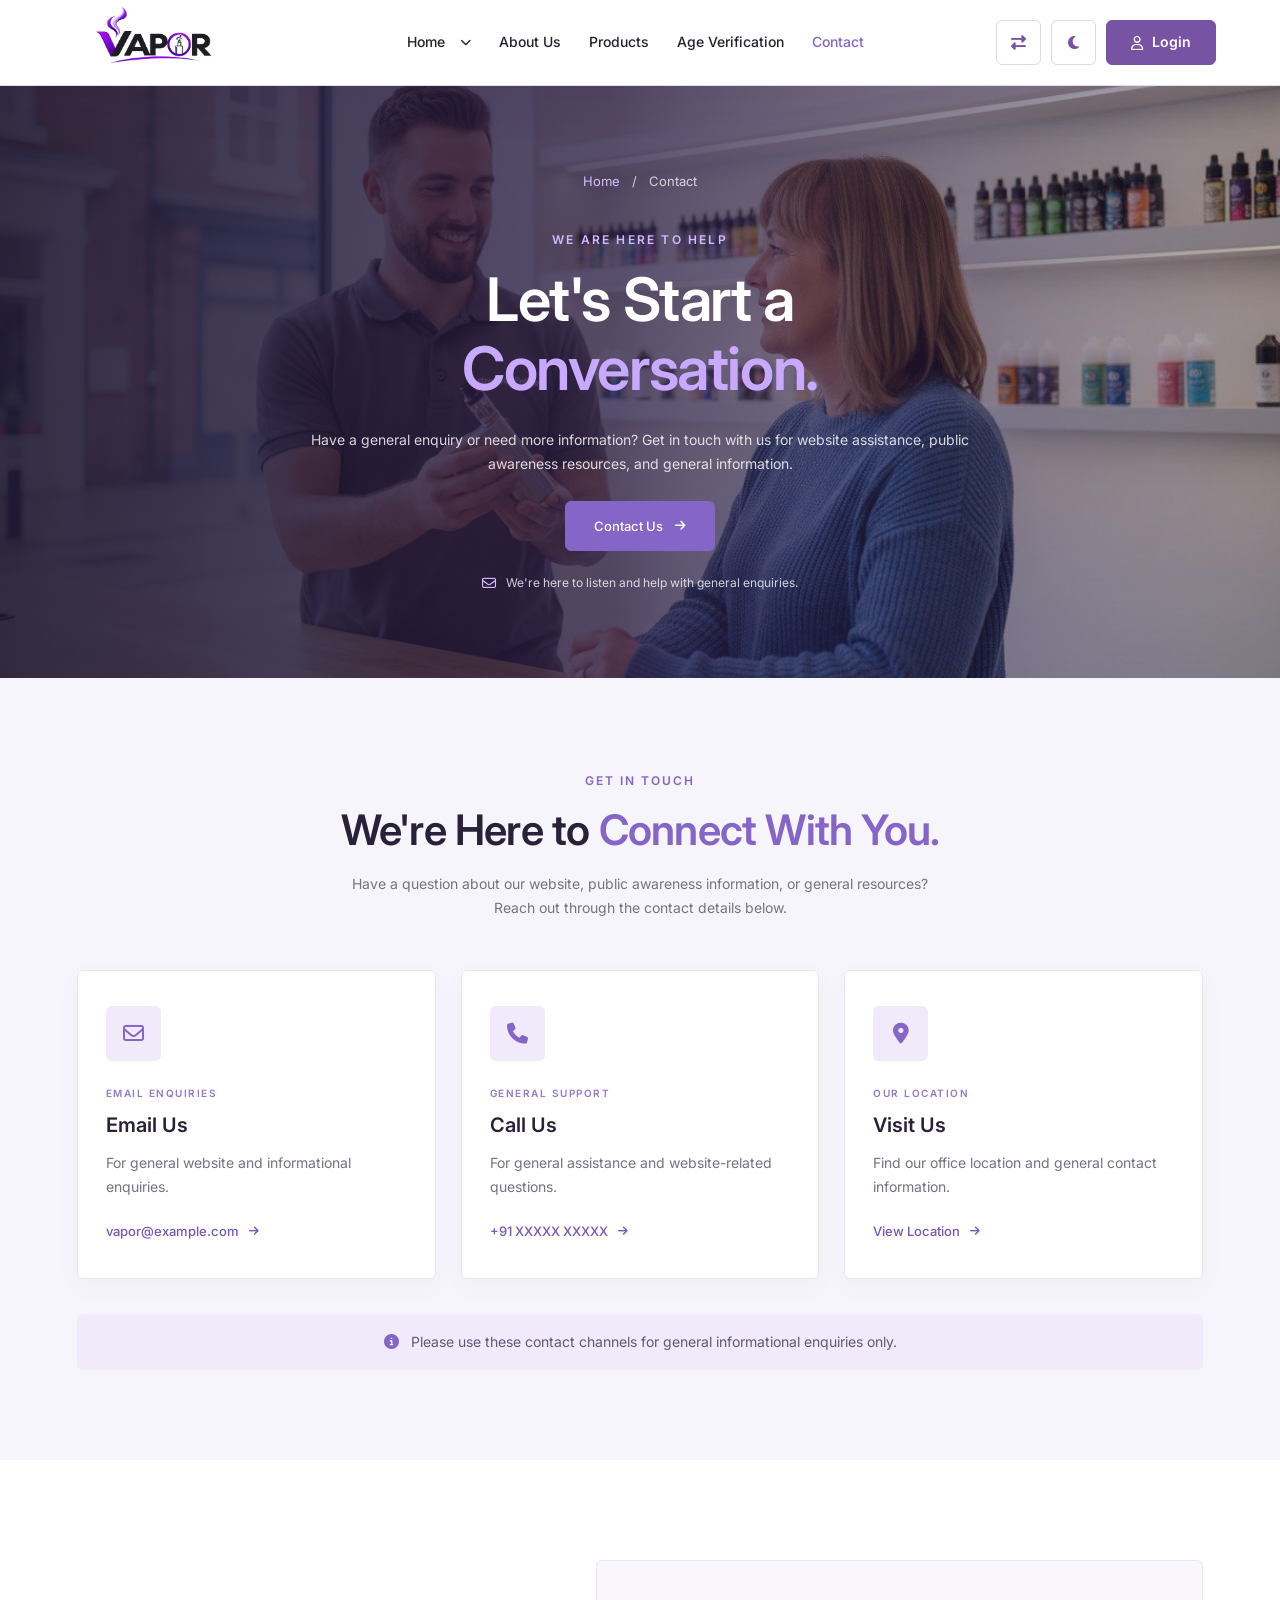
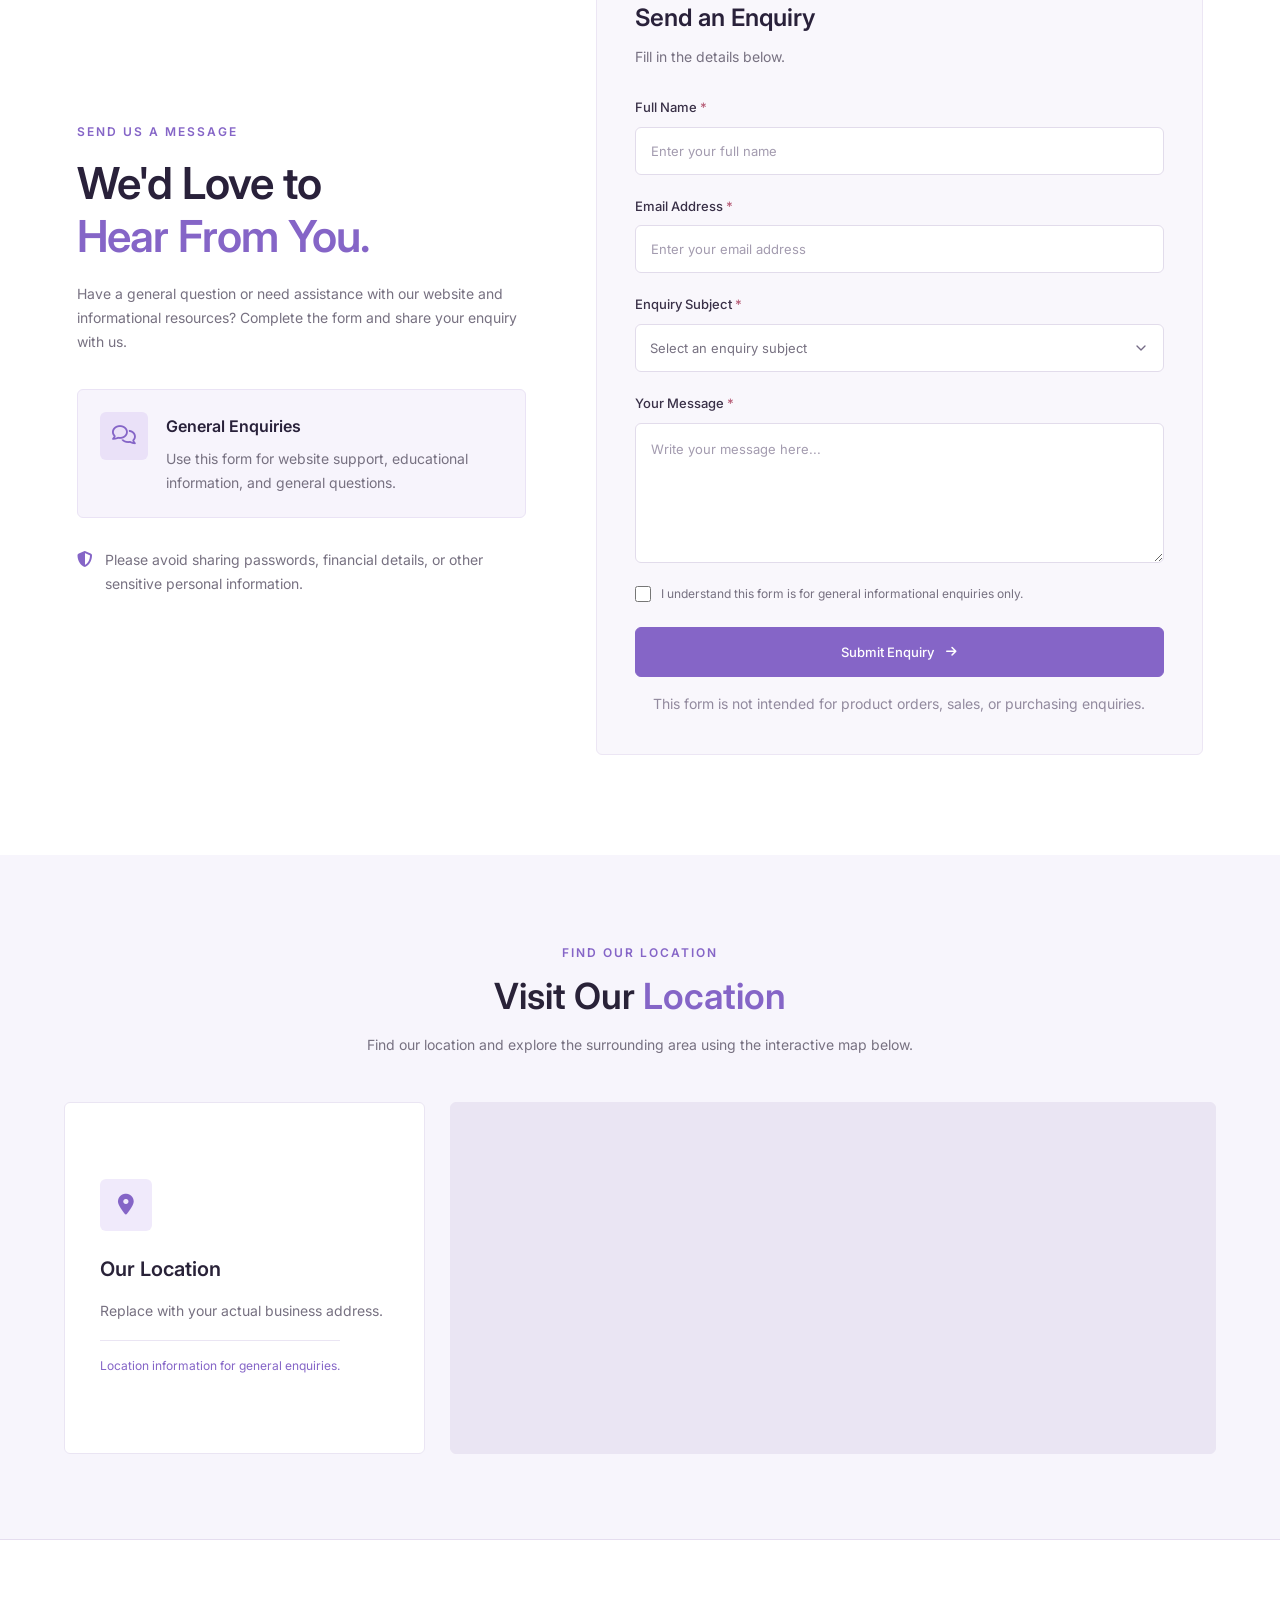
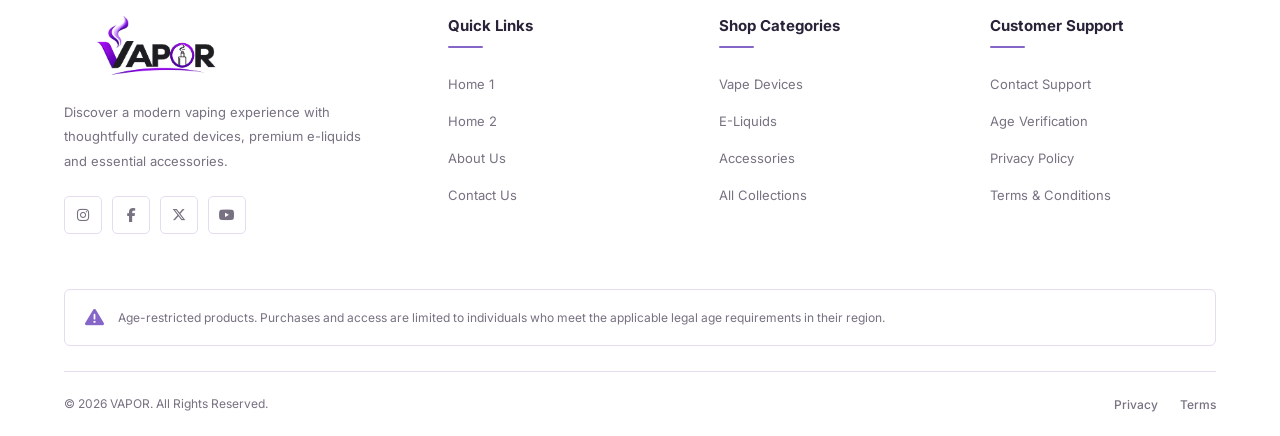
<file: contact.html>
<!DOCTYPE html>
<html lang="en">

<head>

    <meta charset="UTF-8">
    <meta name="viewport" content="width=device-width, initial-scale=1.0">

    <title>VAPOR | Vape & E-Liquid Store</title>
    <!-- Favicon -->

  <link rel="icon" type="image/png" href="images/logo-light.png">


    <!-- GOOGLE FONT: INTER -->
    <link rel="preconnect" href="https://fonts.googleapis.com">
    <link rel="preconnect" href="https://fonts.gstatic.com" crossorigin>

    <link href="https://fonts.googleapis.com/css2?family=Inter:wght@400;500;600;700;800&display=swap"
          rel="stylesheet">

    <!-- FONT AWESOME -->
    <link rel="stylesheet"
          href="https://cdnjs.cloudflare.com/ajax/libs/font-awesome/6.5.2/css/all.min.css">

    <!-- MAIN CSS -->
    <link rel="stylesheet" href="css/style.css">

    <!-- RESPONSIVE CSS -->
    <link rel="stylesheet" href="css/responsive.css">

</head>

<body>

    <!-- ==========================================
         HEADER START
    =========================================== -->

    <header class="vapor-header" id="vaporHeader">

        <div class="vapor-header-container">


            <!-- LOGO -->
            <a href="index.html" class="vapor-logo">

                <img src="images/logo-light.png"
                     class="vapor-logo-light"
                     alt="VAPOR Logo">

                <img src="images/logo.png"
                     class="vapor-logo-dark"
                     alt="VAPOR Logo">

            </a>


            <!-- NAVIGATION -->
            <nav class="vapor-navigation" id="vaporNavigation">


                <!-- NAVIGATION MENUS -->
                <ul class="vapor-nav-list">


                    <!-- HOME DROPDOWN -->
                    <li class="vapor-nav-item vapor-home-dropdown">

                        <a href="#"
                           class="vapor-nav-link vapor-home-trigger"
                           aria-haspopup="true"
                           aria-expanded="false">

                            Home

                            <i class="fa-solid fa-chevron-down"></i>

                        </a>


                        <!-- HOME SUBMENU -->
                        <ul class="vapor-dropdown-menu">

                            <li>
                                <a href="index.html">
                                    Home 1
                                </a>
                            </li>

                            <li>
                                <a href="home-2.html">
                                    Home 2
                                </a>
                            </li>

                        </ul>

                    </li>
                    <!-- ABOUT US -->
                    <li class="vapor-nav-item">

                        <a href="about.html"
                           class="vapor-nav-link">

                            About Us

                        </a>

                    </li>


                    <!-- PRODUCTS -->
                    <li class="vapor-nav-item">

                        <a href="products.html"
                           class="vapor-nav-link">

                            Products

                        </a>

                    </li>


                    


                    <!-- AGE VERIFICATION -->
                    <li class="vapor-nav-item">

                        <a href="age-verification.html"
                           class="vapor-nav-link">

                            Age Verification

                        </a>

                    </li>


                    


                    <!-- CONTACT -->
                    <li class="vapor-nav-item">

                        <a href="contact.html"
                           class="vapor-nav-link active">

                            Contact

                        </a>

                    </li>


                </ul>


                <!-- ==================================
                     HEADER ACTIONS
                     INSIDE NAVIGATION
                =================================== -->

                <div class="vapor-header-actions">


                    <!-- RTL BUTTON -->
                    <button class="vapor-header-icon"
                            type="button"
                            id="vaporRtlToggle"
                            aria-label="Toggle RTL"
                            title="Toggle RTL">

                        <i class="fa-solid fa-right-left"></i>

                    </button>


                    <!-- DARK MODE BUTTON -->
                    <button class="vapor-header-icon"
                            type="button"
                            id="vaporThemeToggle"
                            aria-label="Toggle dark mode"
                            title="Toggle Dark Mode">

                        <i class="fa-solid fa-moon"></i>

                    </button>


                    <!-- LOGIN BUTTON -->
                    <a href="login.html"
                       class="vapor-login-btn">

                        <i class="fa-regular fa-user"></i>

                        <span>Login</span>

                    </a>


                </div>


            </nav>


            <!-- ==================================
                 HAMBURGER BUTTON
            =================================== -->

            <button class="vapor-menu-toggle"
                    type="button"
                    id="vaporMenuToggle"
                    aria-label="Open navigation menu"
                    aria-expanded="false"
                    aria-controls="vaporNavigation">

                <span></span>
                <span></span>
                <span></span>

            </button>


        </div>

    </header>
    <!-- ==========================================
         HEADER END
    =========================================== -->


    <!-- MAIN CONTENT -->
    <main>

<!-- =========================================
     CONTACT HERO SECTION
========================================= -->

<section class="vapor-contact-hero" id="vaporContactHero">

    <div class="vapor-contact-hero-overlay"></div>

    <div class="vapor-contact-hero-container">

        <!-- BREADCRUMB -->
        <div class="vapor-contact-breadcrumb">
            <a href="index.html">Home</a>
            <span>/</span>
            <span>Contact</span>
        </div>

        <!-- HERO CONTENT -->
        <div class="vapor-contact-hero-content">

            <span class="vapor-contact-hero-eyebrow">
                WE ARE HERE TO HELP
            </span>

            <h1 class="vapor-contact-hero-title">
                Let's Start a
                <span>Conversation.</span>
            </h1>

            <p class="vapor-contact-hero-description">
                Have a general enquiry or need more information?
                Get in touch with us for website assistance,
                public awareness resources, and general information.
            </p>

            <a href="#vaporContactForm"
               class="vapor-contact-hero-btn">

                Contact Us

                <i class="fa-solid fa-arrow-right"></i>

            </a>

            <div class="vapor-contact-hero-note">
                <i class="fa-regular fa-envelope"></i>

                <span>
                    We're here to listen and help with general enquiries.
                </span>
            </div>

        </div>

    </div>

</section>

<!-- =========================================
     CONTACT INFORMATION SECTION
========================================= -->

<section class="vapor-contact-info" id="vaporContactInfo">

    <div class="vapor-contact-info-container">

        <!-- SECTION HEADER -->
        <div class="vapor-contact-info-header">

            <span class="vapor-contact-info-eyebrow">
                GET IN TOUCH
            </span>

            <h2 class="vapor-contact-info-title">
                We're Here to
                <span>Connect With You.</span>
            </h2>

            <p class="vapor-contact-info-description">
                Have a question about our website, public awareness
                information, or general resources? Reach out through
                the contact details below.
            </p>

        </div>

        <!-- CONTACT CARDS -->
        <div class="vapor-contact-info-grid">

            <!-- EMAIL CARD -->
            <div class="vapor-contact-info-card">

                <div class="vapor-contact-info-icon">
                    <i class="fa-regular fa-envelope"></i>
                </div>

                <span class="vapor-contact-info-card-label">
                    EMAIL ENQUIRIES
                </span>

                <h3>Email Us</h3>

                <p>
                    For general website and informational enquiries.
                </p>

                <a href="mailto:replace@example.com"
                   class="vapor-contact-info-link">
                    vapor@example.com
                    <i class="fa-solid fa-arrow-right"></i>
                </a>

            </div>

            <!-- PHONE CARD -->
            <div class="vapor-contact-info-card">

                <div class="vapor-contact-info-icon">
                    <i class="fa-solid fa-phone"></i>
                </div>

                <span class="vapor-contact-info-card-label">
                    GENERAL SUPPORT
                </span>

                <h3>Call Us</h3>

                <p>
                    For general assistance and website-related questions.
                </p>

                <a href="tel:+910000000000"
                   class="vapor-contact-info-link">
                    +91 XXXXX XXXXX
                    <i class="fa-solid fa-arrow-right"></i>
                </a>

            </div>

            <!-- LOCATION CARD -->
            <div class="vapor-contact-info-card">

                <div class="vapor-contact-info-icon">
                    <i class="fa-solid fa-location-dot"></i>
                </div>

                <span class="vapor-contact-info-card-label">
                    OUR LOCATION
                </span>

                <h3>Visit Us</h3>

                <p>
                    Find our office location and general contact information.
                </p>

                <a href="#vaporContactLocation"
                   class="vapor-contact-info-link">
                    View Location
                    <i class="fa-solid fa-arrow-right"></i>
                </a>

            </div>

        </div>

        <!-- BOTTOM NOTE -->
        <div class="vapor-contact-info-note">

            <i class="fa-solid fa-circle-info"></i>

            <p>
                Please use these contact channels for general
                informational enquiries only.
            </p>

        </div>

    </div>

</section>

<!-- =========================================
     CONTACT FORM SECTION
========================================= -->

<section class="vapor-contact-form-section" id="vaporContactForm">

    <div class="vapor-contact-form-container">

        <!-- LEFT CONTENT -->
        <div class="vapor-contact-form-content">

            <span class="vapor-contact-form-eyebrow">
                SEND US A MESSAGE
            </span>

            <h2 class="vapor-contact-form-title">
                We'd Love to
                <span>Hear From You.</span>
            </h2>

            <p class="vapor-contact-form-description">
                Have a general question or need assistance with
                our website and informational resources?
                Complete the form and share your enquiry with us.
            </p>

            <!-- CONTACT SUPPORT NOTE -->
            <div class="vapor-contact-form-support">

                <div class="vapor-contact-form-support-icon">
                    <i class="fa-regular fa-comments"></i>
                </div>

                <div>
                    <h3>General Enquiries</h3>

                    <p>
                        Use this form for website support,
                        educational information, and general questions.
                    </p>
                </div>

            </div>

            <!-- PRIVACY NOTE -->
            <div class="vapor-contact-form-privacy">

                <i class="fa-solid fa-shield-halved"></i>

                <p>
                    Please avoid sharing passwords, financial details,
                    or other sensitive personal information.
                </p>

            </div>

        </div>

        <!-- RIGHT FORM -->
        <div class="vapor-contact-form-wrapper">

            <form class="vapor-contact-form" id="vaporGeneralContactForm">

                <div class="vapor-contact-form-heading">

                    <h3>Send an Enquiry</h3>

                    <p>
                        Fill in the details below.
                    </p>

                </div>

                <!-- NAME -->
                <div class="vapor-contact-form-group">

                    <label for="vaporContactName">
                        Full Name <span>*</span>
                    </label>

                    <input
                        type="text"
                        id="vaporContactName"
                        name="name"
                        placeholder="Enter your full name"
                        autocomplete="name"
                        required
                    >

                </div>

                <!-- EMAIL -->
                <div class="vapor-contact-form-group">

                    <label for="vaporContactEmail">
                        Email Address <span>*</span>
                    </label>

                    <input
                        type="email"
                        id="vaporContactEmail"
                        name="email"
                        placeholder="Enter your email address"
                        autocomplete="email"
                        required
                    >

                </div>

                <!-- SUBJECT -->
                <div class="vapor-contact-form-group">

                    <label for="vaporContactSubject">
                        Enquiry Subject <span>*</span>
                    </label>

                    <select
                        id="vaporContactSubject"
                        name="subject"
                        required
                    >

                        <option value="" disabled selected>
                            Select an enquiry subject
                        </option>

                        <option value="website">
                            Website Assistance
                        </option>

                        <option value="information">
                            General Information
                        </option>

                        <option value="awareness">
                            Public Awareness Resources
                        </option>

                        <option value="other">
                            Other Enquiry
                        </option>

                    </select>

                </div>

                <!-- MESSAGE -->
                <div class="vapor-contact-form-group">

                    <label for="vaporContactMessage">
                        Your Message <span>*</span>
                    </label>

                    <textarea
                        id="vaporContactMessage"
                        name="message"
                        rows="5"
                        placeholder="Write your message here..."
                        required
                    ></textarea>

                </div>

                <!-- ACKNOWLEDGEMENT -->
                <div class="vapor-contact-form-acknowledgement">

                    <label>

                        <input
                            type="checkbox"
                            name="general_enquiry"
                            required
                        >

                        <span>
                            I understand this form is for general
                            informational enquiries only.
                        </span>

                    </label>

                </div>

                <!-- SUBMIT BUTTON -->
                <button
                    type="submit"
                    class="vapor-contact-form-submit"
                >

                    Submit Enquiry

                    <i class="fa-solid fa-arrow-right"></i>

                </button>

                <p class="vapor-contact-form-disclaimer">
                    This form is not intended for product orders,
                    sales, or purchasing enquiries.
                </p>

            </form>

        </div>

    </div>

</section>

<!-- =========================================
     SECTION 04 - GOOGLE MAP & LOCATION
========================================== -->

<section class="vapor-contact-location" id="vaporContactLocation">

    <div class="vapor-contact-location-container">

        <!-- SECTION HEADER -->
        <div class="vapor-contact-location-header">

            <span class="vapor-contact-location-eyebrow">
                FIND OUR LOCATION
            </span>

            <h2 class="vapor-contact-location-title">
                Visit Our <span>Location</span>
            </h2>

            <p class="vapor-contact-location-description">
                Find our location and explore the surrounding area
                using the interactive map below.
            </p>

        </div>

        <!-- LOCATION CONTENT -->
        <div class="vapor-contact-location-content">

            <!-- LOCATION DETAILS -->
            <div class="vapor-contact-location-details">

                <div class="vapor-contact-location-icon">
                    <i class="fa-solid fa-location-dot"></i>
                </div>

                <h3>Our Location</h3>

                <p class="vapor-contact-location-address">
                    Replace with your actual business address.
                </p>

                <span class="vapor-contact-location-note">
                    Location information for general enquiries.
                </span>

            </div>

            <!-- GOOGLE MAP -->
            <div class="vapor-contact-map-wrapper">

                <iframe
                    src="https://www.google.com/maps?q=YOUR+BUSINESS+ADDRESS&output=embed"
                    title="VAPOR Location Map"
                    width="100%"
                    height="100%"
                    style="border:0;"
                    allowfullscreen=""
                    loading="lazy"
                    referrerpolicy="no-referrer-when-downgrade">
                </iframe>

            </div>

        </div>

    </div>

</section>

    </main>

<!-- ==========================================
     VAPOR FOOTER START
========================================== -->

<footer class="vapor-footer" id="vaporFooter">

    <div class="vapor-footer-container">

        <!-- FOOTER MAIN CONTENT -->
        <div class="vapor-footer-main">

            <!-- BRAND -->
            <div class="vapor-footer-brand">

                <a href="index.html" class="vapor-footer-logo">

                    <img src="images/logo-light.png"
                         class="vapor-footer-logo-light"
                         alt="VAPOR Logo">

                    <img src="images/logo.png"
                         class="vapor-footer-logo-dark"
                         alt="VAPOR Logo">

                </a>

                <p class="vapor-footer-description">
                    Discover a modern vaping experience with
                    thoughtfully curated devices, premium
                    e-liquids and essential accessories.
                </p>

                <!-- SOCIAL LINKS -->
                <div class="vapor-footer-social">

                    <a href="#" aria-label="Instagram">
                        <i class="fa-brands fa-instagram"></i>
                    </a>

                    <a href="#" aria-label="Facebook">
                        <i class="fa-brands fa-facebook-f"></i>
                    </a>

                    <a href="#" aria-label="X">
                        <i class="fa-brands fa-x-twitter"></i>
                    </a>

                    <a href="#" aria-label="YouTube">
                        <i class="fa-brands fa-youtube"></i>
                    </a>

                </div>

            </div>


            <!-- QUICK LINKS -->
            <div class="vapor-footer-column">

                <h3>Quick Links</h3>

                <ul>

                    <li>
                        <a href="index.html">Home 1</a>
                    </li>

                    <li>
                        <a href="home-2.html">Home 2</a>
                    </li>

                    <li>
                        <a href="about.html">About Us</a>
                    </li>

                    <li>
                        <a href="contact.html">Contact Us</a>
                    </li>

                </ul>

            </div>


            <!-- SHOP CATEGORIES -->
            <div class="vapor-footer-column">

                <h3>Shop Categories</h3>

                <ul>

                    <li>
                        <a href="products.html#devices">
                            Vape Devices
                        </a>
                    </li>

                    <li>
                        <a href="products.html#eliquids">
                            E-Liquids
                        </a>
                    </li>

                    <li>
                        <a href="products.html#accessories">
                            Accessories
                        </a>
                    </li>

                    <li>
                        <a href="collections.html">
                            All Collections
                        </a>
                    </li>

                </ul>

            </div>


            <!-- CUSTOMER SUPPORT -->
            <div class="vapor-footer-column">

                <h3>Customer Support</h3>

                <ul>

                    <li>
                        <a href="contact.html">
                            Contact Support
                        </a>
                    </li>

                    <li>
                        <a href="age-verification.html">
                            Age Verification
                        </a>
                    </li>

                    <li>
                        <a href="privacy-policy.html">
                            Privacy Policy
                        </a>
                    </li>

                    <li>
                        <a href="terms.html">
                            Terms & Conditions
                        </a>
                    </li>

                </ul>

            </div>

        </div>


        <!-- AGE RESTRICTION NOTICE -->
        <div class="vapor-footer-age-notice">

            <i class="fa-solid fa-triangle-exclamation"></i>

            <p>
                Age-restricted products. Purchases and access
                are limited to individuals who meet the
                applicable legal age requirements in their region.
            </p>

        </div>


        <!-- FOOTER BOTTOM -->
        <div class="vapor-footer-bottom">

            <p>
                &copy; 2026 VAPOR. All Rights Reserved.
            </p>

            <div class="vapor-footer-bottom-links">

                <a href="privacy-policy.html">
                    Privacy
                </a>

                <a href="terms.html">
                    Terms
                </a>

            </div>

        </div>

    </div>

</footer>

<!-- ==========================================
     VAPOR FOOTER END
========================================== -->

<!-- SCROLL TO TOP BUTTON -->
<button class="vapor-scroll-top"
        id="vaporScrollTop"
        type="button"
        aria-label="Scroll to top"
        title="Back to top">

    <i class="fa-solid fa-arrow-up"></i>

</button>


    <!-- JAVASCRIPT -->
    <script src="js/script.js"></script>
    <!-- COMMON THEME SCRIPT -->

    <script src="js/theme.js"></script>

</body>

</html>
</file>
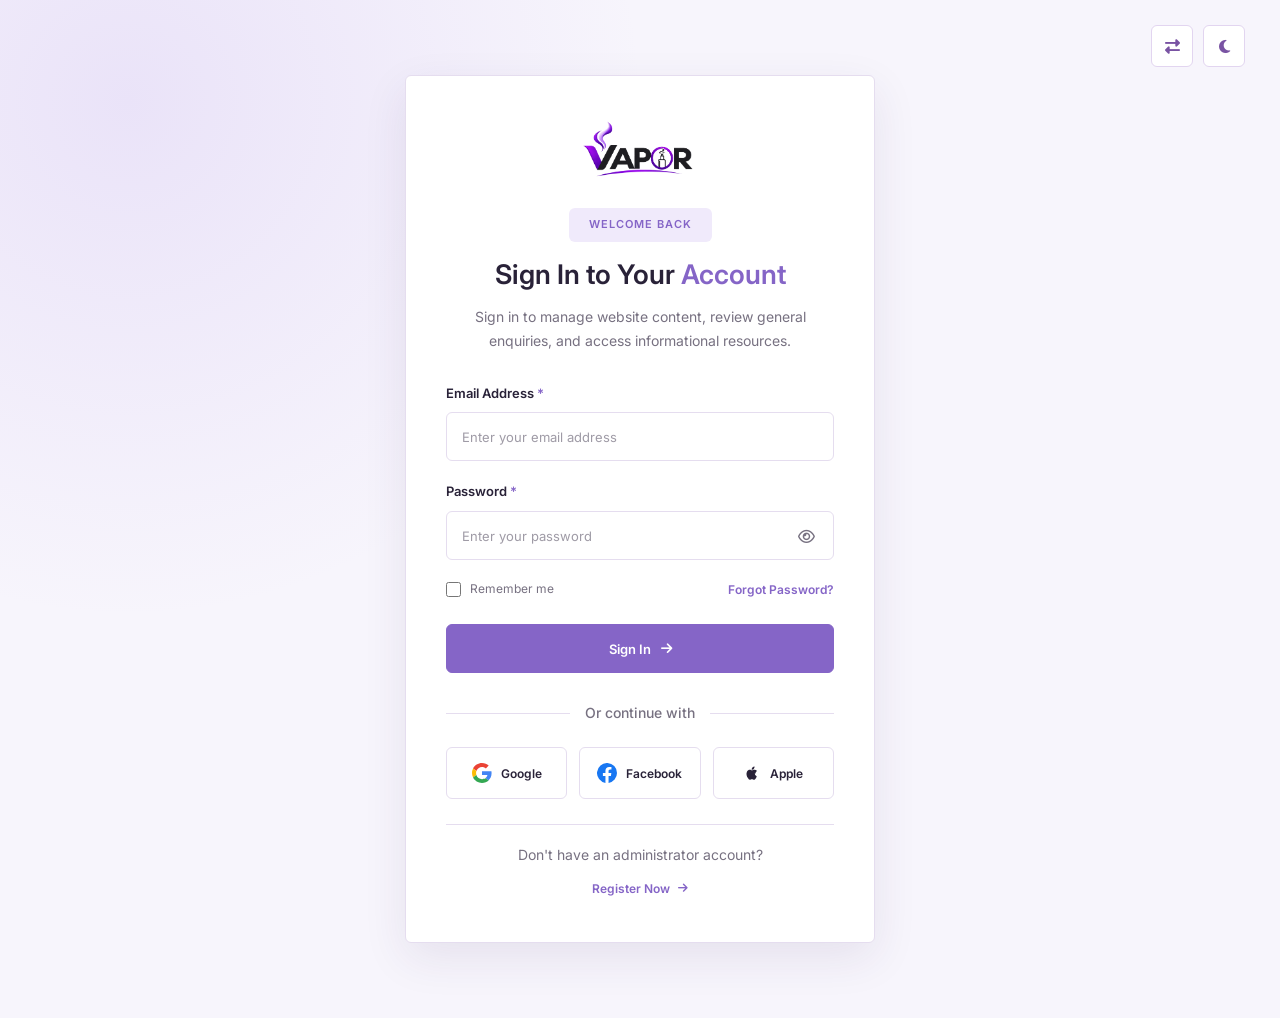
<file: login.html>
<!DOCTYPE html>
<html lang="en">

<head>
    <meta charset="UTF-8">
    <meta name="viewport" content="width=device-width, initial-scale=1.0">

    <title>VAPOR | Admin Login</title>
    <!-- Favicon -->

  <link rel="icon" type="image/png" href="images/logo-light.png">


    <!-- GOOGLE FONT -->
    <link rel="preconnect" href="https://fonts.googleapis.com">
    <link rel="preconnect" href="https://fonts.gstatic.com" crossorigin>

    <link href="https://fonts.googleapis.com/css2?family=Inter:wght@400;500;600;700&display=swap"
        rel="stylesheet">

    <!-- FONT AWESOME -->
    <link rel="stylesheet"
        href="https://cdnjs.cloudflare.com/ajax/libs/font-awesome/6.5.2/css/all.min.css">

    <!-- LOGIN CSS -->
    <link rel="stylesheet" href="css/style.css">

    <!-- RESPONSIVE CSS -->
    <link rel="stylesheet" href="css/responsive.css">

</head>

<body>

    <!-- =========================================
         VAPOR LOGIN PAGE
    ========================================== -->

    <main class="vapor-login-section" id="vaporLogin">

        <!-- TOP CONTROLS -->
        <div class="vapor-login-controls">

            <!-- RTL BUTTON -->
                    <button class="vapor-header-icon"
                            type="button"
                            id="vaporRtlToggle"
                            aria-label="Toggle RTL"
                            title="Toggle RTL">

                        <i class="fa-solid fa-right-left"></i>

                    </button>


                    <!-- DARK MODE BUTTON -->
                    <button class="vapor-header-icon"
                            type="button"
                            id="vaporThemeToggle"
                            aria-label="Toggle dark mode"
                            title="Toggle Dark Mode">

                        <i class="fa-solid fa-moon"></i>

                    </button>

        </div>


        <!-- =====================================
             LOGIN CARD
        ====================================== -->

        <section class="vapor-login-card">

            <!-- LOGO -->
            <div class="vapor-login-logo">

                <a href="index.html">

                    <img src="images/logo-light.png"
                        alt="VAPOR Logo"
                        class="logo-dark">

                    <img src="images/logo.png"
                        alt="VAPOR Logo"
                        class="logo-light">

                </a>

            </div>


            <!-- WELCOME BADGE -->
            <div class="vapor-login-badge">
                Welcome Back
            </div>


            <!-- HEADER -->
            <div class="vapor-login-header">

                <h1>
                    Sign In to Your
                    <span>Account</span>
                </h1>

                <p>
                    Sign in to manage website content, review general
                    enquiries, and access informational resources.
                </p>

            </div>


            <!-- =================================
                 LOGIN FORM
            ================================== -->

            <form class="vapor-login-form"
                id="vaporLoginForm">

                <!-- EMAIL -->
                <div class="vapor-login-field">

                    <label for="vaporLoginEmail">
                        Email Address <span>*</span>
                    </label>

                    <input
                        type="email"
                        id="vaporLoginEmail"
                        name="email"
                        placeholder="Enter your email address"
                        autocomplete="username"
                        required>

                </div>


                <!-- PASSWORD -->
                <div class="vapor-login-field">

                    <label for="vaporLoginPassword">
                        Password <span>*</span>
                    </label>

                    <div class="vapor-login-password-wrap">

                        <input
                            type="password"
                            id="vaporLoginPassword"
                            name="password"
                            placeholder="Enter your password"
                            autocomplete="current-password"
                            required>

                        <button
                            type="button"
                            class="vapor-login-password-toggle"
                            id="vaporPasswordToggle"
                            aria-label="Show password">

                            <i class="fa-regular fa-eye"></i>

                        </button>

                    </div>

                </div>


                <!-- REMEMBER & FORGOT -->
                <div class="vapor-login-options">

                    <label class="vapor-login-remember">

                        <input type="checkbox" name="remember">

                        <span>Remember me</span>

                    </label>

                    <a href="forgot-password.html"
                        class="vapor-login-forgot">

                        Forgot Password?

                    </a>

                </div>


                <!-- SIGN IN BUTTON -->
                <button type="submit"
                    class="vapor-login-submit">

                    <span>Sign In</span>

                    <i class="fa-solid fa-arrow-right"></i>

                </button>

            </form>


            <!-- =================================
                 SOCIAL LOGIN DIVIDER
            ================================== -->

            <div class="vapor-login-divider">

                <span></span>

                <p>Or continue with</p>

                <span></span>

            </div>


            <!-- =================================
                 SOCIAL LOGIN BUTTONS
            ================================== -->

            <div class="vapor-login-social">

                <!-- GOOGLE -->
                <button type="button"
                    class="vapor-login-social-btn vapor-login-google"
                    aria-label="Continue with Google">

                    <svg viewBox="0 0 48 48"
                        xmlns="http://www.w3.org/2000/svg"
                        aria-hidden="true">

                        <path fill="#EA4335"
                            d="M24 9.5c3.54 0 6.71 1.22 9.21 3.6l6.85-6.85C35.9 2.38 30.47 0 24 0 14.62 0 6.51 5.38 2.56 13.22l7.98 6.19C12.43 13.72 17.74 9.5 24 9.5z"/>

                        <path fill="#4285F4"
                            d="M46.98 24.55c0-1.57-.15-3.09-.38-4.55H24v9.02h12.94c-.58 2.96-2.24 5.48-4.7 7.18l7.22 5.6c4.22-3.9 7.52-9.65 7.52-17.25z"/>

                        <path fill="#FBBC05"
                            d="M10.53 28.59A14.5 14.5 0 0 1 9.75 24c0-1.59.27-3.13.75-4.59l-7.98-6.19A23.94 23.94 0 0 0 0 24c0 3.87.93 7.52 2.56 10.78l7.97-6.19z"/>

                        <path fill="#34A853"
                            d="M24 48c6.48 0 11.93-2.13 15.91-5.8l-7.22-5.6c-2 1.34-4.54 2.14-8.69 2.14-6.26 0-11.57-4.22-13.47-9.91l-7.98 6.19C6.51 42.62 14.62 48 24 48z"/>

                    </svg>

                    <span>Google</span>

                </button>


                <!-- FACEBOOK -->
                <button type="button"
                    class="vapor-login-social-btn vapor-login-facebook"
                    aria-label="Continue with Facebook">

                    <svg viewBox="0 0 24 24"
                        xmlns="http://www.w3.org/2000/svg"
                        aria-hidden="true">

                        <path fill="#1877F2"
                            d="M24 12a12 12 0 1 0-13.875 11.85v-8.38H7.078V12h3.047V9.356c0-3.007 1.792-4.67 4.533-4.67 1.313 0 2.686.235 2.686.235v2.953h-1.513c-1.49 0-1.956.925-1.956 1.874V12h3.328l-.532 3.47h-2.796v8.38A12.002 12.002 0 0 0 24 12z"/>

                    </svg>

                    <span>Facebook</span>

                </button>


                <!-- APPLE -->
                <button type="button"
                    class="vapor-login-social-btn vapor-login-apple"
                    aria-label="Continue with Apple">

                    <svg viewBox="0 0 24 24"
                        xmlns="http://www.w3.org/2000/svg"
                        aria-hidden="true">

                        <path fill="currentColor"
                            d="M16.7 12.8c0-2.2 1.8-3.3 1.9-3.4-1-1.5-2.6-1.7-3.2-1.7-1.4-.1-2.7.8-3.4.8-.7 0-1.8-.8-2.9-.8-1.5 0-2.9.9-3.7 2.2-1.6 2.7-.4 6.7 1.1 8.9.7 1.1 1.5 2.2 2.6 2.2 1 0 1.4-.7 2.8-.7 1.3 0 1.7.7 2.8.7 1.1 0 1.8-1 2.5-2.1.8-1.2 1.1-2.4 1.1-2.5-.1 0-2.6-1-2.6-3.6zM14.5 6.2c.6-.8 1-1.9.9-2.9-1 .1-2.2.7-2.9 1.5-.6.7-1.1 1.8-1 2.8 1.1.1 2.3-.6 3-1.4z"/>

                    </svg>

                    <span>Apple</span>

                </button>

            </div>


            
<!-- =================================
     LOGIN FOOTER
================================== -->

<div class="vapor-login-divider vapor-login-footer-divider">
    <span></span>
</div>

<div class="vapor-login-footer">

    <p>
        Don't have an administrator account?
    </p>

    <a href="register.html" class="vapor-login-register-link">
        Register Now
        <i class="fa-solid fa-arrow-right"></i>
    </a>

    

</div>


        </section>

    </main>


    <!-- LOGIN JAVASCRIPT -->
    <script src="js/script.js"></script>
    <!-- COMMON THEME SCRIPT -->

    <script src="js/theme.js"></script>

</body>

</html>
</file>
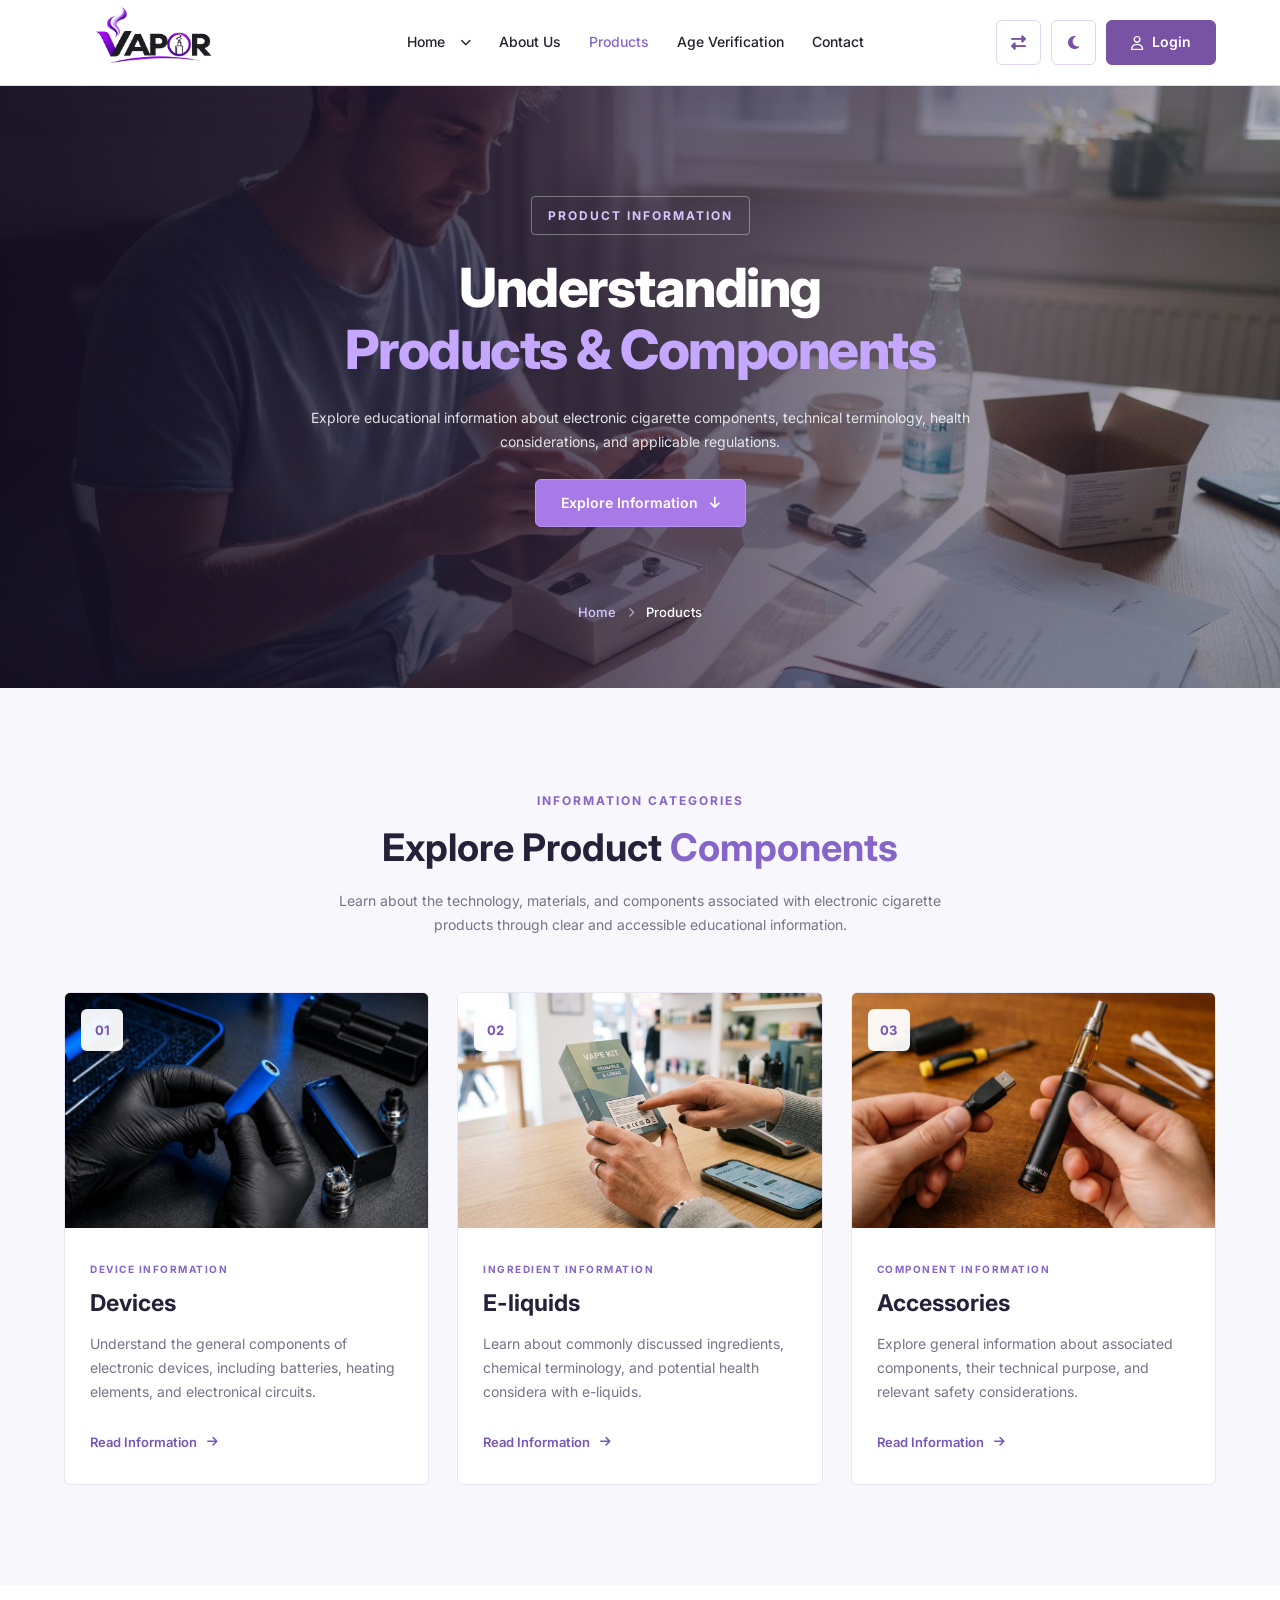
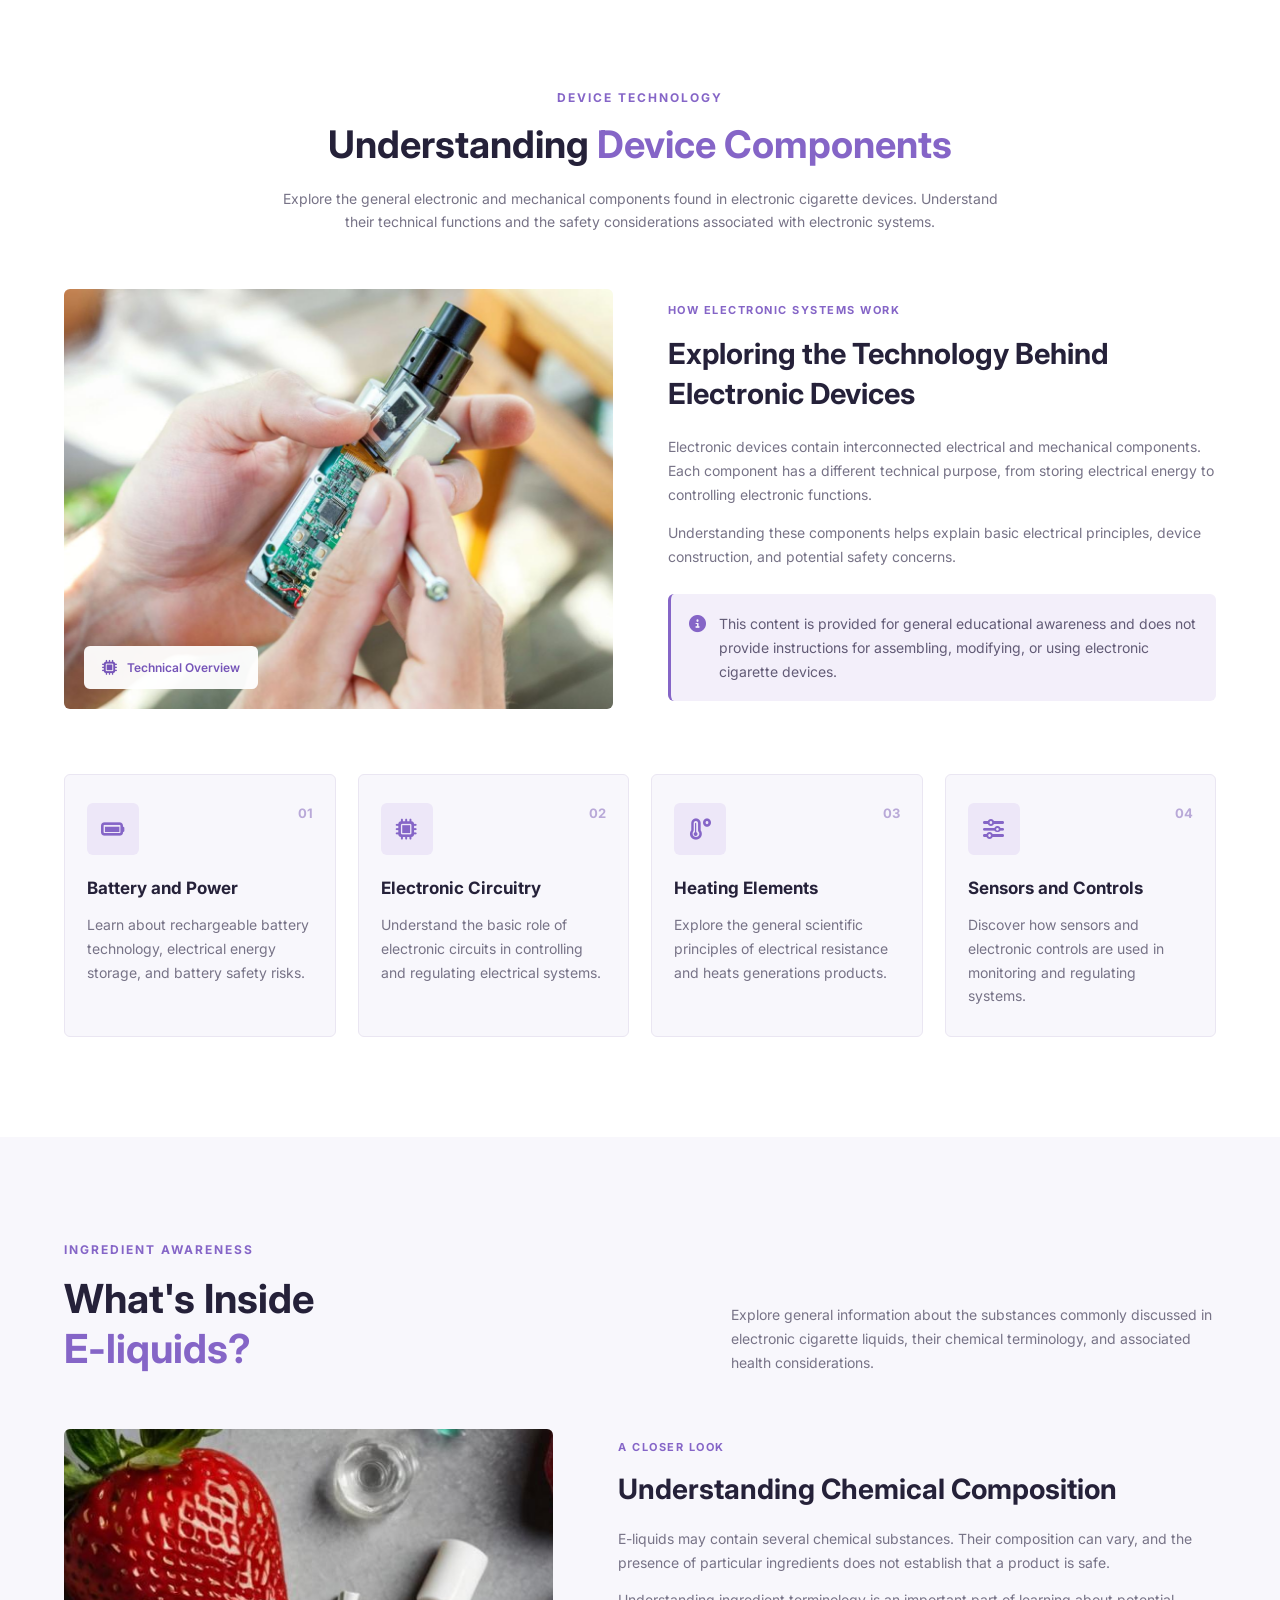
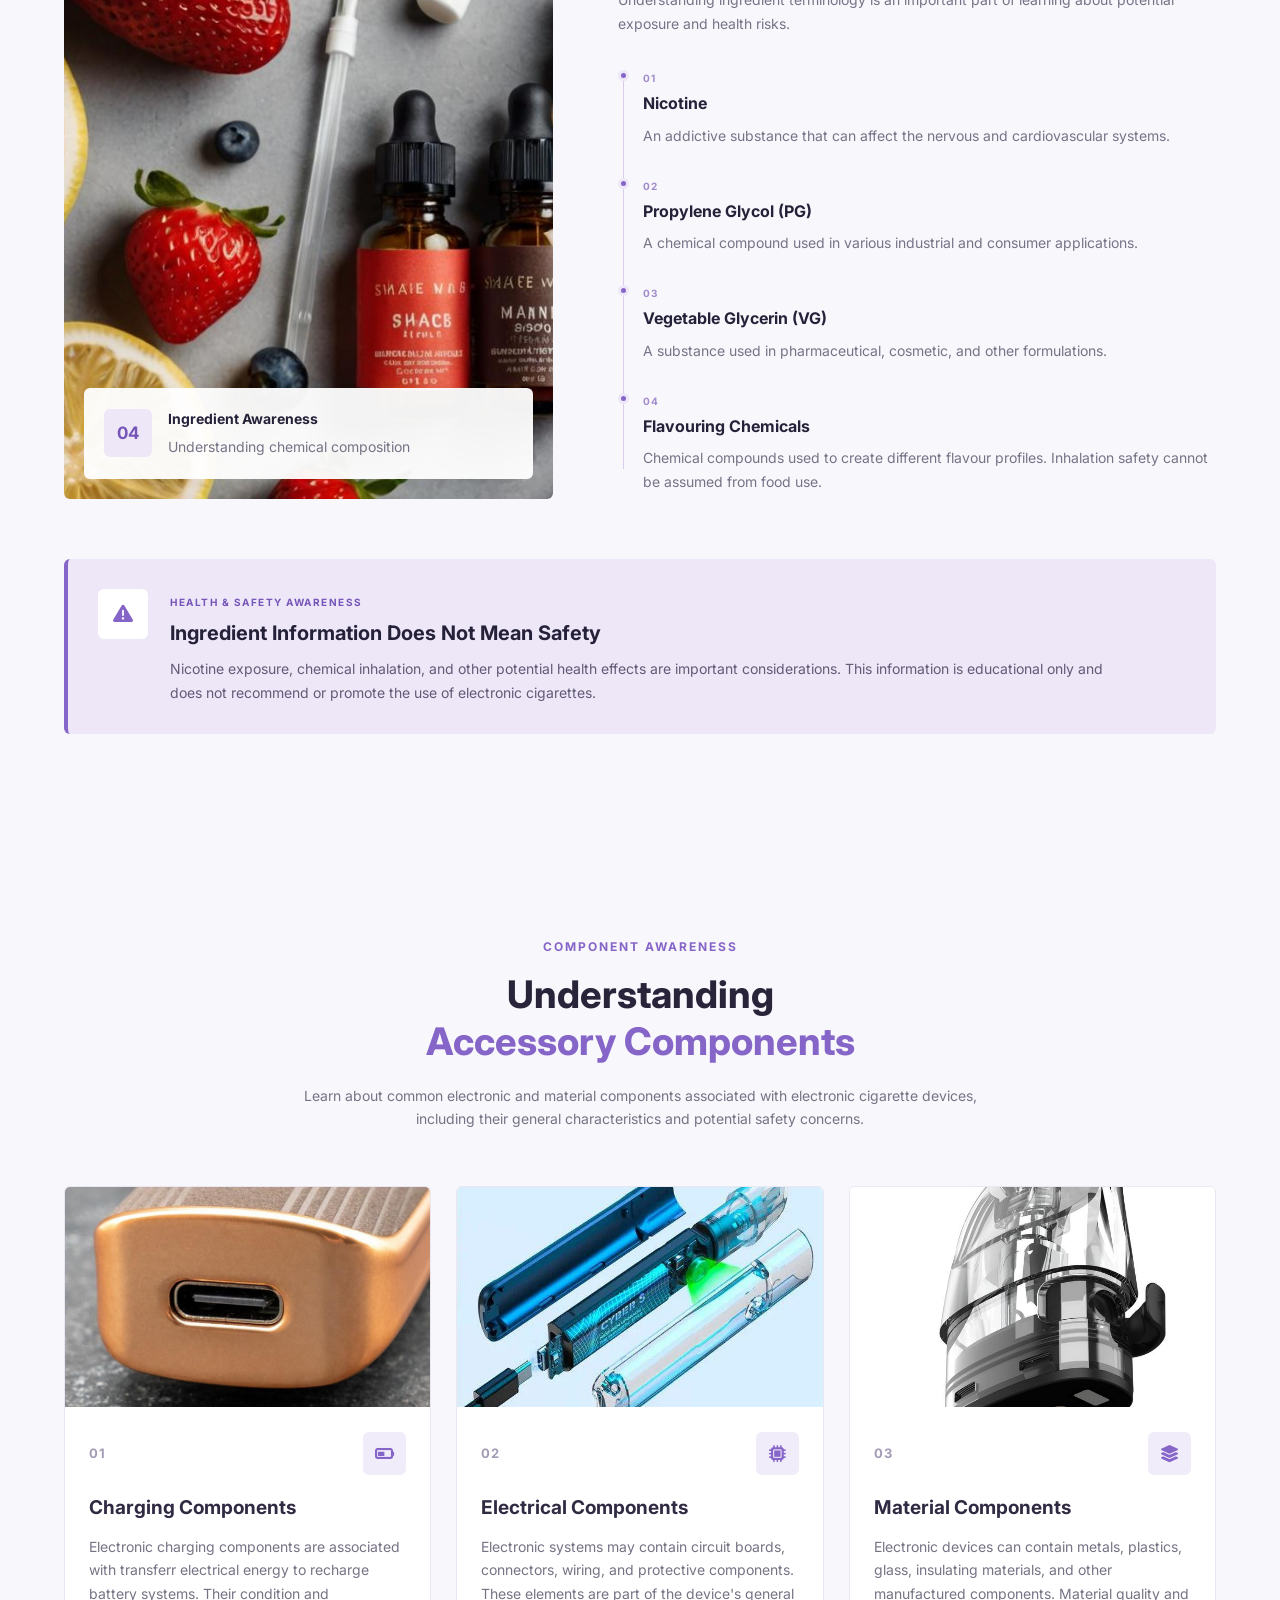
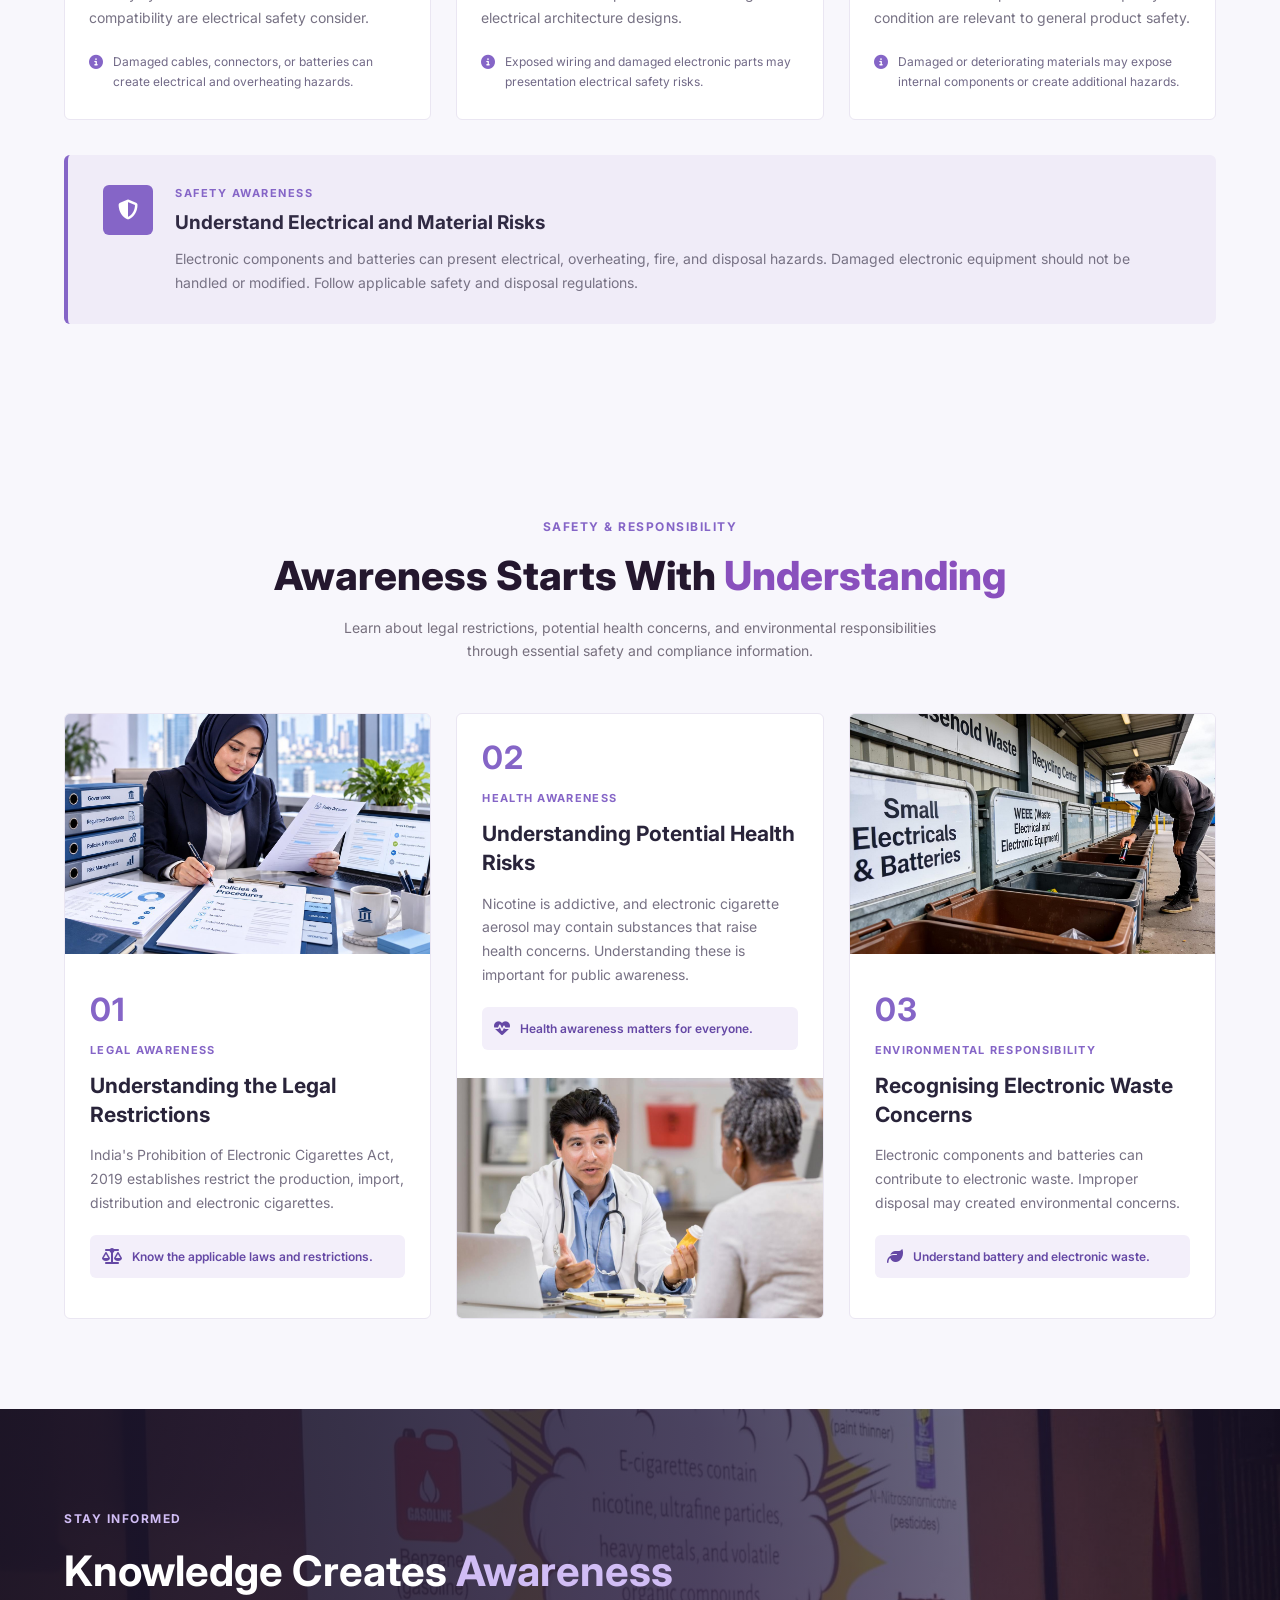
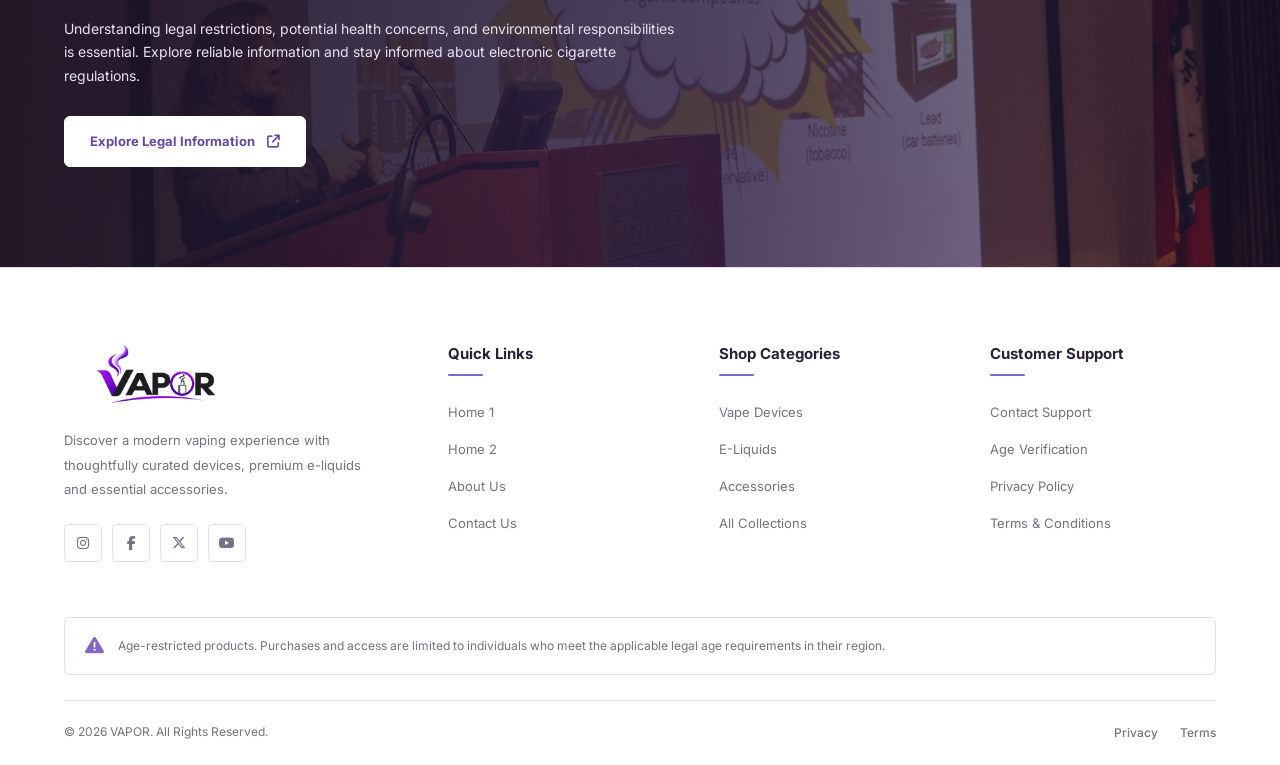
<file: products.html>
<!DOCTYPE html>
<html lang="en">

<head>

    <meta charset="UTF-8">
    <meta name="viewport" content="width=device-width, initial-scale=1.0">

    <title>VAPOR | Vape & E-Liquid Store</title>
    <!-- Favicon -->

  <link rel="icon" type="image/png" href="images/logo-light.png">


    <!-- GOOGLE FONT: INTER -->
    <link rel="preconnect" href="https://fonts.googleapis.com">
    <link rel="preconnect" href="https://fonts.gstatic.com" crossorigin>

    <link href="https://fonts.googleapis.com/css2?family=Inter:wght@400;500;600;700;800&display=swap"
          rel="stylesheet">

    <!-- FONT AWESOME -->
    <link rel="stylesheet"
          href="https://cdnjs.cloudflare.com/ajax/libs/font-awesome/6.5.2/css/all.min.css">

    <!-- MAIN CSS -->
    <link rel="stylesheet" href="css/style.css">

    <!-- RESPONSIVE CSS -->
    <link rel="stylesheet" href="css/responsive.css">

</head>

<body>

    <!-- ==========================================
         HEADER START
    =========================================== -->

    <header class="vapor-header" id="vaporHeader">

        <div class="vapor-header-container">


            <!-- LOGO -->
            <a href="index.html" class="vapor-logo">

                <img src="images/logo-light.png"
                     class="vapor-logo-light"
                     alt="VAPOR Logo">

                <img src="images/logo.png"
                     class="vapor-logo-dark"
                     alt="VAPOR Logo">

            </a>


            <!-- NAVIGATION -->
            <nav class="vapor-navigation" id="vaporNavigation">


                <!-- NAVIGATION MENUS -->
                <ul class="vapor-nav-list">


                    <!-- HOME DROPDOWN -->
                    <li class="vapor-nav-item vapor-home-dropdown">

                        <a href="#"
                           class="vapor-nav-link vapor-home-trigger"
                           aria-haspopup="true"
                           aria-expanded="false">

                            Home

                            <i class="fa-solid fa-chevron-down"></i>

                        </a>


                        <!-- HOME SUBMENU -->
                        <ul class="vapor-dropdown-menu">

                            <li>
                                <a href="index.html">
                                    Home 1
                                </a>
                            </li>

                            <li>
                                <a href="home-2.html">
                                    Home 2
                                </a>
                            </li>

                        </ul>

                    </li>
                    <!-- ABOUT US -->
                    <li class="vapor-nav-item">

                        <a href="about.html"
                           class="vapor-nav-link">

                            About Us

                        </a>

                    </li>


                    <!-- PRODUCTS -->
                    <li class="vapor-nav-item">

                        <a href="products.html"
                           class="vapor-nav-link active">

                            Products

                        </a>

                    </li>


                    


                    <!-- AGE VERIFICATION -->
                    <li class="vapor-nav-item">

                        <a href="age-verification.html"
                           class="vapor-nav-link">

                            Age Verification

                        </a>

                    </li>


                    


                    <!-- CONTACT -->
                    <li class="vapor-nav-item">

                        <a href="contact.html"
                           class="vapor-nav-link">

                            Contact

                        </a>

                    </li>


                </ul>


                <!-- ==================================
                     HEADER ACTIONS
                     INSIDE NAVIGATION
                =================================== -->

                <div class="vapor-header-actions">


                    <!-- RTL BUTTON -->
                    <button class="vapor-header-icon"
                            type="button"
                            id="vaporRtlToggle"
                            aria-label="Toggle RTL"
                            title="Toggle RTL">

                        <i class="fa-solid fa-right-left"></i>

                    </button>


                    <!-- DARK MODE BUTTON -->
                    <button class="vapor-header-icon"
                            type="button"
                            id="vaporThemeToggle"
                            aria-label="Toggle dark mode"
                            title="Toggle Dark Mode">

                        <i class="fa-solid fa-moon"></i>

                    </button>


                    <!-- LOGIN BUTTON -->
                    <a href="login.html"
                       class="vapor-login-btn">

                        <i class="fa-regular fa-user"></i>

                        <span>Login</span>

                    </a>


                </div>


            </nav>


            <!-- ==================================
                 HAMBURGER BUTTON
            =================================== -->

            <button class="vapor-menu-toggle"
                    type="button"
                    id="vaporMenuToggle"
                    aria-label="Open navigation menu"
                    aria-expanded="false"
                    aria-controls="vaporNavigation">

                <span></span>
                <span></span>
                <span></span>

            </button>


        </div>

    </header>
    <!-- ==========================================
         HEADER END
    =========================================== -->


    <!-- MAIN CONTENT -->
    <main>
<!-- ==========================================
     SECTION 01 : PRODUCT HERO
=========================================== -->

<section class="vapor-product-hero" id="vaporProductHero">

    <div class="vapor-product-hero-overlay"></div>

    <div class="vapor-product-hero-container">

        <!-- HERO CONTENT -->
        <div class="vapor-product-hero-content">

            <span class="vapor-product-hero-eyebrow">
                PRODUCT INFORMATION
            </span>

            <h1 class="vapor-product-hero-title">
                Understanding
                <span>Products & Components</span>
            </h1>

            <p class="vapor-product-hero-description">
                Explore educational information about electronic
                cigarette components, technical terminology,
                health considerations, and applicable regulations.
            </p>

            <a href="#vaporProductCategories"
               class="vapor-product-hero-btn">

                Explore Information

                <i class="fa-solid fa-arrow-down"></i>

            </a>

        </div>

        <!-- BREADCRUMB -->
        <div class="vapor-product-hero-breadcrumb">

            <a href="index.html">Home</a>

            <i class="fa-solid fa-chevron-right"></i>

            <span>Products</span>

        </div>

    </div>

</section>
<!-- =====================================================
     PRODUCT CATEGORIES OVERVIEW
====================================================== -->

<section class="vapor-product-categories" id="vaporProductCategories">

    <div class="vapor-product-categories-container">

        <!-- SECTION HEADER -->
        <div class="vapor-product-categories-header">

            <span class="vapor-product-categories-eyebrow">
                INFORMATION CATEGORIES
            </span>

            <h2 class="vapor-product-categories-title">
                Explore Product
                <span>Components</span>
            </h2>

            <p class="vapor-product-categories-description">
                Learn about the technology, materials, and components
                associated with electronic cigarette products through
                clear and accessible educational information.
            </p>

        </div>


        <!-- CATEGORY CARDS -->
        <div class="vapor-product-categories-grid">

            <!-- CARD 01 -->
            <div class="vapor-product-category-card">

                <div class="vapor-product-category-image">

                    <img src="images/device-components.jpg"
                         alt="Illustration of electronic device components">

                    <span class="vapor-product-category-number">
                        01
                    </span>

                </div>

                <div class="vapor-product-category-content">

                    <span class="vapor-product-category-label">
                        DEVICE INFORMATION
                    </span>

                    <h3>Devices</h3>

                    <p>
                        Understand the general components of electronic
                        devices, including batteries, heating elements,
                        and electronical circuits.
                    </p>

                    <a href="#vaporDeviceInformation"
                       class="vapor-product-category-link">
                        Read Information
                        <i class="fa-solid fa-arrow-right"></i>
                    </a>

                </div>

            </div>


            <!-- CARD 02 -->
            <div class="vapor-product-category-card">

                <div class="vapor-product-category-image">

                    <img src="images/liquid-components.jpg"
                         alt="Scientific illustration of liquid ingredients">

                    <span class="vapor-product-category-number">
                        02
                    </span>

                </div>

                <div class="vapor-product-category-content">

                    <span class="vapor-product-category-label">
                        INGREDIENT INFORMATION
                    </span>

                    <h3>E-liquids</h3>

                    <p>
                        Learn about commonly discussed ingredients,
                        chemical terminology, and potential health
                        considera with e-liquids.
                    </p>

                    <a href="#vaporLiquidInformation"
                       class="vapor-product-category-link">
                        Read Information
                        <i class="fa-solid fa-arrow-right"></i>
                    </a>

                </div>

            </div>


            <!-- CARD 03 -->
            <div class="vapor-product-category-card">

                <div class="vapor-product-category-image">

                    <img src="images/accessory-components.jpg"
                         alt="Technical illustration of electronic accessories">

                    <span class="vapor-product-category-number">
                        03
                    </span>

                </div>

                <div class="vapor-product-category-content">

                    <span class="vapor-product-category-label">
                        COMPONENT INFORMATION
                    </span>

                    <h3>Accessories</h3>

                    <p>
                        Explore general information about associated
                        components, their technical purpose, and
                        relevant safety considerations.
                    </p>

                    <a href="#vaporAccessoryInformation"
                       class="vapor-product-category-link">
                        Read Information
                        <i class="fa-solid fa-arrow-right"></i>
                    </a>

                </div>

            </div>

        </div>

    </div>

</section>
<!-- =====================================================
     DEVICES INFORMATION SECTION
====================================================== -->

<section class="vapor-device-information" id="vaporDeviceInformation">

    <div class="vapor-device-information-container">

        <!-- SECTION HEADER -->
        <div class="vapor-device-information-header">

            <span class="vapor-device-information-eyebrow">
                DEVICE TECHNOLOGY
            </span>

            <h2 class="vapor-device-information-title">
                Understanding
                <span>Device Components</span>
            </h2>

            <p class="vapor-device-information-description">
                Explore the general electronic and mechanical components
                found in electronic cigarette devices. Understand their
                technical functions and the safety considerations
                associated with electronic systems.
            </p>

        </div>


        <!-- MAIN CONTENT -->
        <div class="vapor-device-information-main">

            <!-- IMAGE -->
            <div class="vapor-device-information-image">

                <img src="images/device-technology.jpg"
                     alt="Educational technical illustration of electronic components">

                <div class="vapor-device-information-image-label">
                    <i class="fa-solid fa-microchip"></i>
                    <span>Technical Overview</span>
                </div>

            </div>


            <!-- CONTENT -->
            <div class="vapor-device-information-content">

                <span class="vapor-device-information-subtitle">
                    HOW ELECTRONIC SYSTEMS WORK
                </span>

                <h3>
                    Exploring the Technology Behind Electronic Devices
                </h3>

                <p>
                    Electronic devices contain interconnected electrical
                    and mechanical components. Each component has a
                    different technical purpose, from storing electrical
                    energy to controlling electronic functions.
                </p>

                <p>
                    Understanding these components helps explain basic
                    electrical principles, device construction, and
                    potential safety concerns.
                </p>

                <div class="vapor-device-information-note">
                    <i class="fa-solid fa-circle-info"></i>

                    <p>
                        This content is provided for general educational
                        awareness and does not provide instructions for
                        assembling, modifying, or using electronic
                        cigarette devices.
                    </p>
                </div>

            </div>

        </div>


        <!-- COMPONENT INFORMATION GRID -->
        <div class="vapor-device-components-grid">

            <!-- COMPONENT 01 -->
            <div class="vapor-device-component-card">

                <div class="vapor-device-component-icon">
                    <i class="fa-solid fa-battery-full"></i>
                </div>

                <span class="vapor-device-component-number">01</span>

                <h4>Battery and Power</h4>

                <p>
                    Learn about rechargeable battery technology,
                    electrical energy storage, and battery
                    safety risks.
                </p>

            </div>


            <!-- COMPONENT 02 -->
            <div class="vapor-device-component-card">

                <div class="vapor-device-component-icon">
                    <i class="fa-solid fa-microchip"></i>
                </div>

                <span class="vapor-device-component-number">02</span>

                <h4>Electronic Circuitry</h4>

                <p>
                    Understand the basic role of electronic circuits
                    in controlling and regulating electrical systems.
                </p>

            </div>


            <!-- COMPONENT 03 -->
            <div class="vapor-device-component-card">

                <div class="vapor-device-component-icon">
                    <i class="fa-solid fa-temperature-high"></i>
                </div>

                <span class="vapor-device-component-number">03</span>

                <h4>Heating Elements</h4>

                <p>
                    Explore the general scientific principles of
                    electrical resistance and heats generations products.
                </p>

            </div>


            <!-- COMPONENT 04 -->
            <div class="vapor-device-component-card">

                <div class="vapor-device-component-icon">
                    <i class="fa-solid fa-sliders"></i>
                </div>

                <span class="vapor-device-component-number">04</span>

                <h4>Sensors and Controls</h4>

                <p>
                    Discover how sensors and electronic controls
                    are used in monitoring and regulating systems.
                </p>

            </div>

        </div>

    </div>

</section>
<!-- =====================================================
     E-LIQUID INFORMATION SECTION
====================================================== -->

<section class="vapor-liquid-section" id="vaporLiquidInformation">

    <div class="vapor-liquid-container">

        <!-- SECTION INTRO -->
        <div class="vapor-liquid-intro">

            <div class="vapor-liquid-intro-left">

                <span class="vapor-liquid-eyebrow">
                    INGREDIENT AWARENESS
                </span>

                <h2 class="vapor-liquid-title">
                    What's Inside
                    <span>E-liquids?</span>
                </h2>

            </div>

            <div class="vapor-liquid-intro-right">

                <p>
                    Explore general information about the substances
                    commonly discussed in electronic cigarette liquids,
                    their chemical terminology, and associated
                    health considerations.
                </p>

            </div>

        </div>


        <!-- MAIN EDITORIAL LAYOUT -->
        <div class="vapor-liquid-main">

            <!-- LEFT VISUAL -->
            <div class="vapor-liquid-visual">

                <img src="images/liquid-awareness.jpg"
                     alt="Scientific laboratory illustration of liquid analysis">

                <div class="vapor-liquid-visual-caption">

                    <span class="vapor-liquid-caption-number">
                        04
                    </span>

                    <div>
                        <strong>Ingredient Awareness</strong>
                        <p>Understanding chemical composition</p>
                    </div>

                </div>

            </div>


            <!-- RIGHT CONTENT -->
            <div class="vapor-liquid-content">

                <span class="vapor-liquid-content-label">
                    A CLOSER LOOK
                </span>

                <h3>
                    Understanding Chemical Composition
                </h3>

                <p>
                    E-liquids may contain several chemical substances.
                    Their composition can vary, and the presence of
                    particular ingredients does not establish that
                    a product is safe.
                </p>

                <p>
                    Understanding ingredient terminology is an
                    important part of learning about potential
                    exposure and health risks.
                </p>


                <!-- INGREDIENT TIMELINE -->
                <div class="vapor-liquid-timeline">

                    <!-- ITEM 01 -->
                    <div class="vapor-liquid-timeline-item">

                        <span class="vapor-liquid-timeline-dot"></span>

                        <div>
                            <span class="vapor-liquid-item-number">01</span>
                            <h4>Nicotine</h4>
                            <p>
                                An addictive substance that can affect
                                the nervous and cardiovascular systems.
                            </p>
                        </div>

                    </div>


                    <!-- ITEM 02 -->
                    <div class="vapor-liquid-timeline-item">

                        <span class="vapor-liquid-timeline-dot"></span>

                        <div>
                            <span class="vapor-liquid-item-number">02</span>
                            <h4>Propylene Glycol (PG)</h4>
                            <p>
                                A chemical compound used in various
                                industrial and consumer applications.
                            </p>
                        </div>

                    </div>


                    <!-- ITEM 03 -->
                    <div class="vapor-liquid-timeline-item">

                        <span class="vapor-liquid-timeline-dot"></span>

                        <div>
                            <span class="vapor-liquid-item-number">03</span>
                            <h4>Vegetable Glycerin (VG)</h4>
                            <p>
                                A substance used in pharmaceutical,
                                cosmetic, and other formulations.
                            </p>
                        </div>

                    </div>


                    <!-- ITEM 04 -->
                    <div class="vapor-liquid-timeline-item">

                        <span class="vapor-liquid-timeline-dot"></span>

                        <div>
                            <span class="vapor-liquid-item-number">04</span>
                            <h4>Flavouring Chemicals</h4>
                            <p>
                                Chemical compounds used to create
                                different flavour profiles. Inhalation
                                safety cannot be assumed from food use.
                            </p>
                        </div>

                    </div>

                </div>

            </div>

        </div>


        <!-- HEALTH AWARENESS PANEL -->
        <div class="vapor-liquid-awareness">

            <div class="vapor-liquid-awareness-icon">
                <i class="fa-solid fa-triangle-exclamation"></i>
            </div>

            <div class="vapor-liquid-awareness-content">

                <span>HEALTH & SAFETY AWARENESS</span>

                <h3>Ingredient Information Does Not Mean Safety</h3>

                <p>
                    Nicotine exposure, chemical inhalation, and other
                    potential health effects are important considerations.
                    This information is educational only and does not
                    recommend or promote the use of electronic cigarettes.
                </p>

            </div>

        </div>

    </div>

</section>

<!-- =================================================
     SECTION 05 - ACCESSORIES INFORMATION
================================================== -->

<section class="vapor-accessories-section" id="vaporAccessoryInformation">

    <div class="vapor-accessories-container">

        <!-- SECTION HEADER -->
        <div class="vapor-accessories-header">

            <span class="vapor-accessories-eyebrow">
                COMPONENT AWARENESS
            </span>

            <h2 class="vapor-accessories-title">
                Understanding
                <span>Accessory Components</span>
            </h2>

            <p class="vapor-accessories-description">
                Learn about common electronic and material components
                associated with electronic cigarette devices, including
                their general characteristics and potential safety concerns.
            </p>

        </div>


        <!-- ACCESSORIES INFORMATION CARDS -->
        <div class="vapor-accessories-grid">


            <!-- CARD 01 - CHARGING COMPONENTS -->
            <article class="vapor-accessory-panel">

                <div class="vapor-accessory-image">

                    <img src="images/charging-components.jpg"
                         alt="Electronic charging components">

                </div>

                <div class="vapor-accessory-content">

                    <div class="vapor-accessory-panel-top">

                        <span class="vapor-accessory-number">
                            01
                        </span>

                        <span class="vapor-accessory-icon">
                            <i class="fa-solid fa-battery-half"></i>
                        </span>

                    </div>

                    <h3>Charging Components</h3>

                    <p>
                        Electronic charging components are associated
                        with transferr electrical energy to recharge
                        battery systems. Their condition and compatibility
                        are electrical safety consider.
                    </p>

                    <div class="vapor-accessory-note">
                        <i class="fa-solid fa-circle-info"></i>
                        <span>
                            Damaged cables, connectors, or batteries can
                            create electrical and overheating hazards.
                        </span>
                    </div>

                </div>

            </article>


            <!-- CARD 02 - ELECTRICAL COMPONENTS -->
            <article class="vapor-accessory-panel">

                <div class="vapor-accessory-image">

                    <img src="images/electrical-components.jpg"
                         alt="Electronic circuit and electrical components">

                </div>

                <div class="vapor-accessory-content">

                    <div class="vapor-accessory-panel-top">

                        <span class="vapor-accessory-number">
                            02
                        </span>

                        <span class="vapor-accessory-icon">
                            <i class="fa-solid fa-microchip"></i>
                        </span>

                    </div>

                    <h3>Electrical Components</h3>

                    <p>
                        Electronic systems may contain circuit boards,
                        connectors, wiring, and protective components.
                        These elements are part of the device's general
                        electrical architecture designs.
                    </p>

                    <div class="vapor-accessory-note">
                        <i class="fa-solid fa-circle-info"></i>
                        <span>
                            Exposed wiring and damaged electronic parts
                            may presentation electrical safety risks.
                        </span>
                    </div>

                </div>

            </article>


            <!-- CARD 03 - MATERIAL COMPONENTS -->
            <article class="vapor-accessory-panel">

                <div class="vapor-accessory-image">

                    <img src="images/material-components.jpg"
                         alt="Close-up of electronic device materials">

                </div>

                <div class="vapor-accessory-content">

                    <div class="vapor-accessory-panel-top">

                        <span class="vapor-accessory-number">
                            03
                        </span>

                        <span class="vapor-accessory-icon">
                            <i class="fa-solid fa-layer-group"></i>
                        </span>

                    </div>

                    <h3>Material Components</h3>

                    <p>
                        Electronic devices can contain metals, plastics,
                        glass, insulating materials, and other manufactured
                        components. Material quality and condition are
                        relevant to general product safety.
                    </p>

                    <div class="vapor-accessory-note">
                        <i class="fa-solid fa-circle-info"></i>
                        <span>
                            Damaged or deteriorating materials may expose
                            internal components or create additional hazards.
                        </span>
                    </div>

                </div>

            </article>


        </div>


        <!-- SAFETY INFORMATION -->
        <div class="vapor-accessories-safety">

            <div class="vapor-accessories-safety-icon">
                <i class="fa-solid fa-shield-halved"></i>
            </div>

            <div class="vapor-accessories-safety-content">

                <span>SAFETY AWARENESS</span>

                <h3>Understand Electrical and Material Risks</h3>

                <p>
                    Electronic components and batteries can present
                    electrical, overheating, fire, and disposal hazards.
                    Damaged electronic equipment should not be handled
                    or modified. Follow applicable safety and disposal
                    regulations.
                </p>

            </div>

        </div>

    </div>

</section>

<section class="vapor-safety-cards" id="vaporSafetyCompliance">
    
<div class="vapor-safety-header">

    <span class="vapor-safety-header-eyebrow">
        SAFETY & RESPONSIBILITY
    </span>

    <h2 class="vapor-safety-header-title">
        Awareness Starts With
        <span>Understanding</span>
    </h2>

    <p class="vapor-safety-header-description">
        Learn about legal restrictions, potential health concerns,
        and environmental responsibilities through essential
        safety and compliance information.
    </p>

</div>


    <div class="vapor-safety-cards-container">

        <!-- CARD 01 -->
        <div class="vapor-safety-row">

            <div class="vapor-safety-image">
                <img src="images/legal-awareness.jpg"
                     alt="Legal awareness">
            </div>

            <div class="vapor-safety-content">

                <span class="vapor-safety-number">01</span>

                <span class="vapor-safety-eyebrow">
                    LEGAL AWARENESS
                </span>

                <h3>Understanding the Legal Restrictions</h3>

                <p>
                    India's Prohibition of Electronic Cigarettes Act,
                    2019 establishes restrict the
                    production, import, distribution and
                    electronic cigarettes.
                </p>

                <div class="vapor-safety-highlight">
                    <i class="fa-solid fa-scale-balanced"></i>
                    <span>
                        Know the applicable laws and restrictions.
                    </span>
                </div>

            </div>

        </div>


        <!-- CARD 02 -->
        <div class="vapor-safety-row vapor-safety-row-reverse">

            <div class="vapor-safety-image">
                <img src="images/health-safety.jpg"
                     alt="Health awareness">
            </div>

            <div class="vapor-safety-content">

                <span class="vapor-safety-number">02</span>

                <span class="vapor-safety-eyebrow">
                    HEALTH AWARENESS
                </span>

                <h3>Understanding Potential Health Risks</h3>

                <p>
                    Nicotine is addictive, and electronic cigarette
                    aerosol may contain substances that raise health
                    concerns. Understanding these is important
                    for public awareness.
                </p>

                <div class="vapor-safety-highlight">
                    <i class="fa-solid fa-heart-pulse"></i>
                    <span>
                        Health awareness matters for everyone.
                    </span>
                </div>

            </div>

        </div>


        <!-- CARD 03 -->
        <div class="vapor-safety-row">

            <div class="vapor-safety-image">
                <img src="images/environmental-awareness.jpg"
                     alt="Environmental responsibility">
            </div>

            <div class="vapor-safety-content">

                <span class="vapor-safety-number">03</span>

                <span class="vapor-safety-eyebrow">
                    ENVIRONMENTAL RESPONSIBILITY
                </span>

                <h3>Recognising Electronic Waste Concerns</h3>

                <p>
                    Electronic components and batteries can
                    contribute to electronic waste. Improper
                    disposal may created environmental concerns.
                </p>

                <div class="vapor-safety-highlight">
                    <i class="fa-solid fa-leaf"></i>
                    <span>
                        Understand battery and electronic waste.
                    </span>
                </div>

            </div>

        </div>

    </div>

</section>

<section class="vapor-awareness-cta" id="vaporAwarenessCta">

    <div class="vapor-awareness-cta-overlay"></div>

    <div class="vapor-awareness-cta-container">

        <div class="vapor-awareness-cta-content">

            <span class="vapor-awareness-cta-eyebrow">
                STAY INFORMED
            </span>

            <h2>
                Knowledge Creates
                <span>Awareness</span>
            </h2>

            <p>
                Understanding legal restrictions, potential health
                concerns, and environmental responsibilities is
                essential. Explore reliable information and stay
                informed about electronic cigarette regulations.
            </p>

            <a href="https://www.indiacode.nic.in/"
               target="_blank"
               rel="noopener noreferrer"
               class="vapor-awareness-cta-btn">

                Explore Legal Information

                <i class="fa-solid fa-arrow-up-right-from-square"></i>

            </a>

        </div>

    </div>

</section>

    </main>

<!-- ==========================================
     VAPOR FOOTER START
========================================== -->

<footer class="vapor-footer" id="vaporFooter">

    <div class="vapor-footer-container">

        <!-- FOOTER MAIN CONTENT -->
        <div class="vapor-footer-main">

            <!-- BRAND -->
            <div class="vapor-footer-brand">

                <a href="index.html" class="vapor-footer-logo">

                    <img src="images/logo-light.png"
                         class="vapor-footer-logo-light"
                         alt="VAPOR Logo">

                    <img src="images/logo.png"
                         class="vapor-footer-logo-dark"
                         alt="VAPOR Logo">

                </a>

                <p class="vapor-footer-description">
                    Discover a modern vaping experience with
                    thoughtfully curated devices, premium
                    e-liquids and essential accessories.
                </p>

                <!-- SOCIAL LINKS -->
                <div class="vapor-footer-social">

                    <a href="#" aria-label="Instagram">
                        <i class="fa-brands fa-instagram"></i>
                    </a>

                    <a href="#" aria-label="Facebook">
                        <i class="fa-brands fa-facebook-f"></i>
                    </a>

                    <a href="#" aria-label="X">
                        <i class="fa-brands fa-x-twitter"></i>
                    </a>

                    <a href="#" aria-label="YouTube">
                        <i class="fa-brands fa-youtube"></i>
                    </a>

                </div>

            </div>


            <!-- QUICK LINKS -->
            <div class="vapor-footer-column">

                <h3>Quick Links</h3>

                <ul>

                    <li>
                        <a href="index.html">Home 1</a>
                    </li>

                    <li>
                        <a href="home-2.html">Home 2</a>
                    </li>

                    <li>
                        <a href="about.html">About Us</a>
                    </li>

                    <li>
                        <a href="contact.html">Contact Us</a>
                    </li>

                </ul>

            </div>


            <!-- SHOP CATEGORIES -->
            <div class="vapor-footer-column">

                <h3>Shop Categories</h3>

                <ul>

                    <li>
                        <a href="products.html#devices">
                            Vape Devices
                        </a>
                    </li>

                    <li>
                        <a href="products.html#eliquids">
                            E-Liquids
                        </a>
                    </li>

                    <li>
                        <a href="products.html#accessories">
                            Accessories
                        </a>
                    </li>

                    <li>
                        <a href="collections.html">
                            All Collections
                        </a>
                    </li>

                </ul>

            </div>


            <!-- CUSTOMER SUPPORT -->
            <div class="vapor-footer-column">

                <h3>Customer Support</h3>

                <ul>

                    <li>
                        <a href="contact.html">
                            Contact Support
                        </a>
                    </li>

                    <li>
                        <a href="age-verification.html">
                            Age Verification
                        </a>
                    </li>

                    <li>
                        <a href="privacy-policy.html">
                            Privacy Policy
                        </a>
                    </li>

                    <li>
                        <a href="terms.html">
                            Terms & Conditions
                        </a>
                    </li>

                </ul>

            </div>

        </div>


        <!-- AGE RESTRICTION NOTICE -->
        <div class="vapor-footer-age-notice">

            <i class="fa-solid fa-triangle-exclamation"></i>

            <p>
                Age-restricted products. Purchases and access
                are limited to individuals who meet the
                applicable legal age requirements in their region.
            </p>

        </div>


        <!-- FOOTER BOTTOM -->
        <div class="vapor-footer-bottom">

            <p>
                &copy; 2026 VAPOR. All Rights Reserved.
            </p>

            <div class="vapor-footer-bottom-links">

                <a href="privacy-policy.html">
                    Privacy
                </a>

                <a href="terms.html">
                    Terms
                </a>

            </div>

        </div>

    </div>

</footer>

<!-- ==========================================
     VAPOR FOOTER END
========================================== -->

<!-- SCROLL TO TOP BUTTON -->
<button class="vapor-scroll-top"
        id="vaporScrollTop"
        type="button"
        aria-label="Scroll to top"
        title="Back to top">

    <i class="fa-solid fa-arrow-up"></i>

</button>


    <!-- JAVASCRIPT -->
    <script src="js/script.js"></script>
    <!-- COMMON THEME SCRIPT -->

    <script src="js/theme.js"></script>

</body>

</html>
</file>
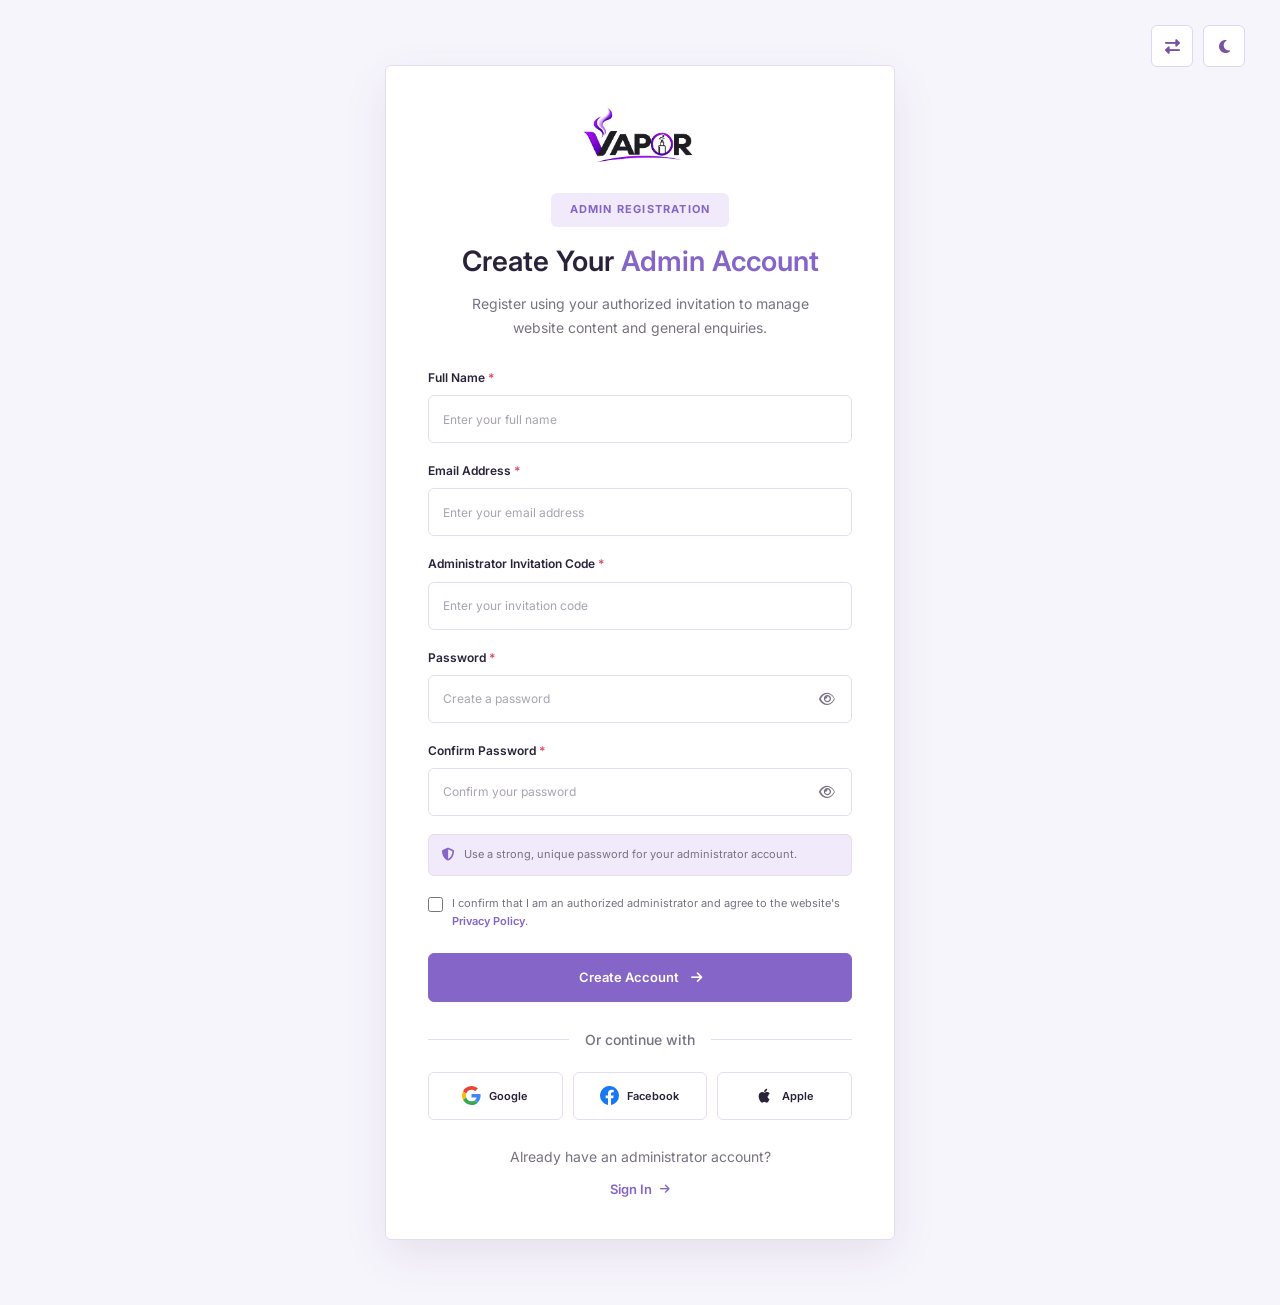
<file: register.html>
<!DOCTYPE html>
<html lang="en">

<head>
    <meta charset="UTF-8">
    <meta name="viewport" content="width=device-width, initial-scale=1.0">

    <title>VAPOR | Admin Registration</title>
    <!-- Favicon -->

  <link rel="icon" type="image/png" href="images/logo-light.png">


    <!-- GOOGLE FONT -->
    <link rel="preconnect" href="https://fonts.googleapis.com">
    <link rel="preconnect" href="https://fonts.gstatic.com" crossorigin>

    <link href="https://fonts.googleapis.com/css2?family=Inter:wght@400;500;600;700&display=swap"
        rel="stylesheet">

    <!-- FONT AWESOME -->
    <link rel="stylesheet"
        href="https://cdnjs.cloudflare.com/ajax/libs/font-awesome/6.5.2/css/all.min.css">

    <!-- REGISTER CSS -->
    <link rel="stylesheet" href="css/style.css">

    <!-- RESPONSIVE CSS -->
    <link rel="stylesheet" href="css/responsive.css">

</head>

<body>

    <!-- =========================================
         VAPOR REGISTER PAGE
    ========================================== -->

    <main class="vapor-register-section" id="vaporRegister">

        <!-- TOP CONTROLS -->

        <div class="vapor-register-controls">

            <!-- RTL BUTTON -->

            <button class="vapor-header-icon"
                type="button"
                id="vaporRtlToggle"
                aria-label="Toggle RTL"
                title="Toggle RTL">

                <i class="fa-solid fa-right-left"></i>

            </button>


            <!-- DARK MODE BUTTON -->

            <button class="vapor-header-icon"
                type="button"
                id="vaporThemeToggle"
                aria-label="Toggle dark mode"
                title="Toggle Dark Mode">

                <i class="fa-solid fa-moon"></i>

            </button>

        </div>


        <!-- =====================================
             REGISTER CARD
        ====================================== -->

        <section class="vapor-register-card">

            <!-- LOGO -->

            <div class="vapor-register-logo">

                <a href="index.html">

                    <img src="images/logo-light.png"
                        alt="VAPOR Logo"
                        class="logo-dark">

                    <img src="images/logo.png"
                        alt="VAPOR Logo"
                        class="logo-light">

                </a>

            </div>


            <!-- WELCOME BADGE -->

            <div class="vapor-register-badge">
                Admin Registration
            </div>


            <!-- HEADER -->

            <div class="vapor-register-header">

                <h1>
                    Create Your
                    <span>Admin Account</span>
                </h1>

                <p>
                    Register using your authorized invitation
                    to manage website content and general enquiries.
                </p>

            </div>


            <!-- =================================
                 REGISTER FORM
            ================================== -->

            <form class="vapor-register-form"
                id="vaporRegisterForm">

                <!-- FULL NAME -->

                <div class="vapor-register-field">

                    <label for="vaporRegisterName">
                        Full Name <span>*</span>
                    </label>

                    <input
                        type="text"
                        id="vaporRegisterName"
                        name="fullname"
                        placeholder="Enter your full name"
                        autocomplete="name"
                        required>

                </div>


                <!-- EMAIL -->

                <div class="vapor-register-field">

                    <label for="vaporRegisterEmail">
                        Email Address <span>*</span>
                    </label>

                    <input
                        type="email"
                        id="vaporRegisterEmail"
                        name="email"
                        placeholder="Enter your email address"
                        autocomplete="email"
                        required>

                </div>


                <!-- INVITATION CODE -->

                <div class="vapor-register-field">

                    <label for="vaporInvitationCode">
                        Administrator Invitation Code <span>*</span>
                    </label>

                    <input
                        type="text"
                        id="vaporInvitationCode"
                        name="invitation_code"
                        placeholder="Enter your invitation code"
                        autocomplete="off"
                        required>

                </div>


                <!-- PASSWORD -->

                <div class="vapor-register-field">

                    <label for="vaporRegisterPassword">
                        Password <span>*</span>
                    </label>

                    <div class="vapor-register-password-wrap">

                        <input
                            type="password"
                            id="vaporRegisterPassword"
                            name="password"
                            placeholder="Create a password"
                            autocomplete="new-password"
                            required>

                        <button
                            type="button"
                            class="vapor-register-password-toggle"
                            data-target="vaporRegisterPassword"
                            aria-label="Show password">

                            <i class="fa-regular fa-eye"></i>

                        </button>

                    </div>

                </div>


                <!-- CONFIRM PASSWORD -->

                <div class="vapor-register-field">

                    <label for="vaporConfirmPassword">
                        Confirm Password <span>*</span>
                    </label>

                    <div class="vapor-register-password-wrap">

                        <input
                            type="password"
                            id="vaporConfirmPassword"
                            name="confirm_password"
                            placeholder="Confirm your password"
                            autocomplete="new-password"
                            required>

                        <button
                            type="button"
                            class="vapor-register-password-toggle"
                            data-target="vaporConfirmPassword"
                            aria-label="Show password">

                            <i class="fa-regular fa-eye"></i>

                        </button>

                    </div>

                </div>


                <!-- PASSWORD NOTE -->

                <div class="vapor-register-password-note">

                    <i class="fa-solid fa-shield-halved"></i>

                    <span>
                        Use a strong, unique password for your administrator account.
                    </span>

                </div>


                <!-- TERMS AND CONDITIONS -->

                <div class="vapor-register-terms">

                    <label>

                        <input type="checkbox"
                            id="vaporRegisterTerms"
                            name="terms"
                            required>

                        <span>
                            I confirm that I am an authorized administrator
                            and agree to the website's
                            <a href="privacy.html">Privacy Policy</a>.
                        </span>

                    </label>

                </div>


                <!-- REGISTER BUTTON -->

                <button type="submit"
                    class="vapor-register-submit">

                    <span>Create Account</span>

                    <i class="fa-solid fa-arrow-right"></i>

                </button>

            </form>


            <!-- =================================
                 SOCIAL REGISTRATION DIVIDER
            ================================== -->

            <div class="vapor-register-divider">

                <span></span>

                <p>Or continue with</p>

                <span></span>

            </div>


            <!-- =================================
                 SOCIAL BUTTONS
            ================================== -->

            <div class="vapor-register-social">

                <!-- GOOGLE -->

                <button type="button"
                    class="vapor-register-social-btn"
                    aria-label="Continue with Google">

                    <svg viewBox="0 0 48 48"
                        xmlns="http://www.w3.org/2000/svg"
                        aria-hidden="true">

                        <path fill="#EA4335"
                            d="M24 9.5c3.54 0 6.71 1.22 9.21 3.6l6.85-6.85C35.9 2.38 30.47 0 24 0 14.62 0 6.51 5.38 2.56 13.22l7.98 6.19C12.43 13.72 17.74 9.5 24 9.5z"/>

                        <path fill="#4285F4"
                            d="M46.98 24.55c0-1.57-.15-3.09-.38-4.55H24v9.02h12.94c-.58 2.96-2.24 5.48-4.7 7.18l7.22 5.6c4.22-3.9 7.52-9.65 7.52-17.25z"/>

                        <path fill="#FBBC05"
                            d="M10.53 28.59A14.5 14.5 0 0 1 9.75 24c0-1.59.27-3.13.75-4.59l-7.98-6.19A23.94 23.94 0 0 0 0 24c0 3.87.93 7.52 2.56 10.78l7.97-6.19z"/>

                        <path fill="#34A853"
                            d="M24 48c6.48 0 11.93-2.13 15.91-5.8l-7.22-5.6c-2 1.34-4.54 2.14-8.69 2.14-6.26 0-11.57-4.22-13.47-9.91l-7.98 6.19C6.51 42.62 14.62 48 24 48z"/>

                    </svg>

                    <span>Google</span>

                </button>


                <!-- FACEBOOK -->

                <button type="button"
                    class="vapor-register-social-btn"
                    aria-label="Continue with Facebook">

                    <svg viewBox="0 0 24 24"
                        xmlns="http://www.w3.org/2000/svg"
                        aria-hidden="true">

                        <path fill="#1877F2"
                            d="M24 12a12 12 0 1 0-13.875 11.85v-8.38H7.078V12h3.047V9.356c0-3.007 1.792-4.67 4.533-4.67 1.313 0 2.686.235 2.686.235v2.953h-1.513c-1.49 0-1.956.925-1.956 1.874V12h3.328l-.532 3.47h-2.796v8.38A12.002 12.002 0 0 0 24 12z"/>

                    </svg>

                    <span>Facebook</span>

                </button>


                <!-- APPLE -->

                <button type="button"
                    class="vapor-register-social-btn"
                    aria-label="Continue with Apple">

                    <svg viewBox="0 0 24 24"
                        xmlns="http://www.w3.org/2000/svg"
                        aria-hidden="true">

                        <path fill="currentColor"
                            d="M16.7 12.8c0-2.2 1.8-3.3 1.9-3.4-1-1.5-2.6-1.7-3.2-1.7-1.4-.1-2.7.8-3.4.8-.7 0-1.8-.8-2.9-.8-1.5 0-2.9.9-3.7 2.2-1.6 2.7-.4 6.7 1.1 8.9.7 1.1 1.5 2.2 2.6 2.2 1 0 1.4-.7 2.8-.7 1.3 0 1.7.7 2.8.7 1.1 0 1.8-1 2.5-2.1.8-1.2 1.1-2.4 1.1-2.5-.1 0-2.6-1-2.6-3.6zM14.5 6.2c.6-.8 1-1.9.9-2.9-1 .1-2.2.7-2.9 1.5-.6.7-1.1 1.8-1 2.8 1.1.1 2.3-.6 3-1.4z"/>

                    </svg>

                    <span>Apple</span>

                </button>

            </div>


            <!-- FOOTER -->

            <div class="vapor-register-footer">

                <p>
                    Already have an administrator account?
                </p>

                <a href="login.html">
                    Sign In
                    <i class="fa-solid fa-arrow-right"></i>
                </a>

                

            </div>

        </section>

    </main>


    <!-- COMMON THEME SCRIPT -->

    <script src="js/theme.js"></script>

    <!-- REGISTER SCRIPT -->

    <script src="js/script.js"></script>

</body>

</html>
</file>
